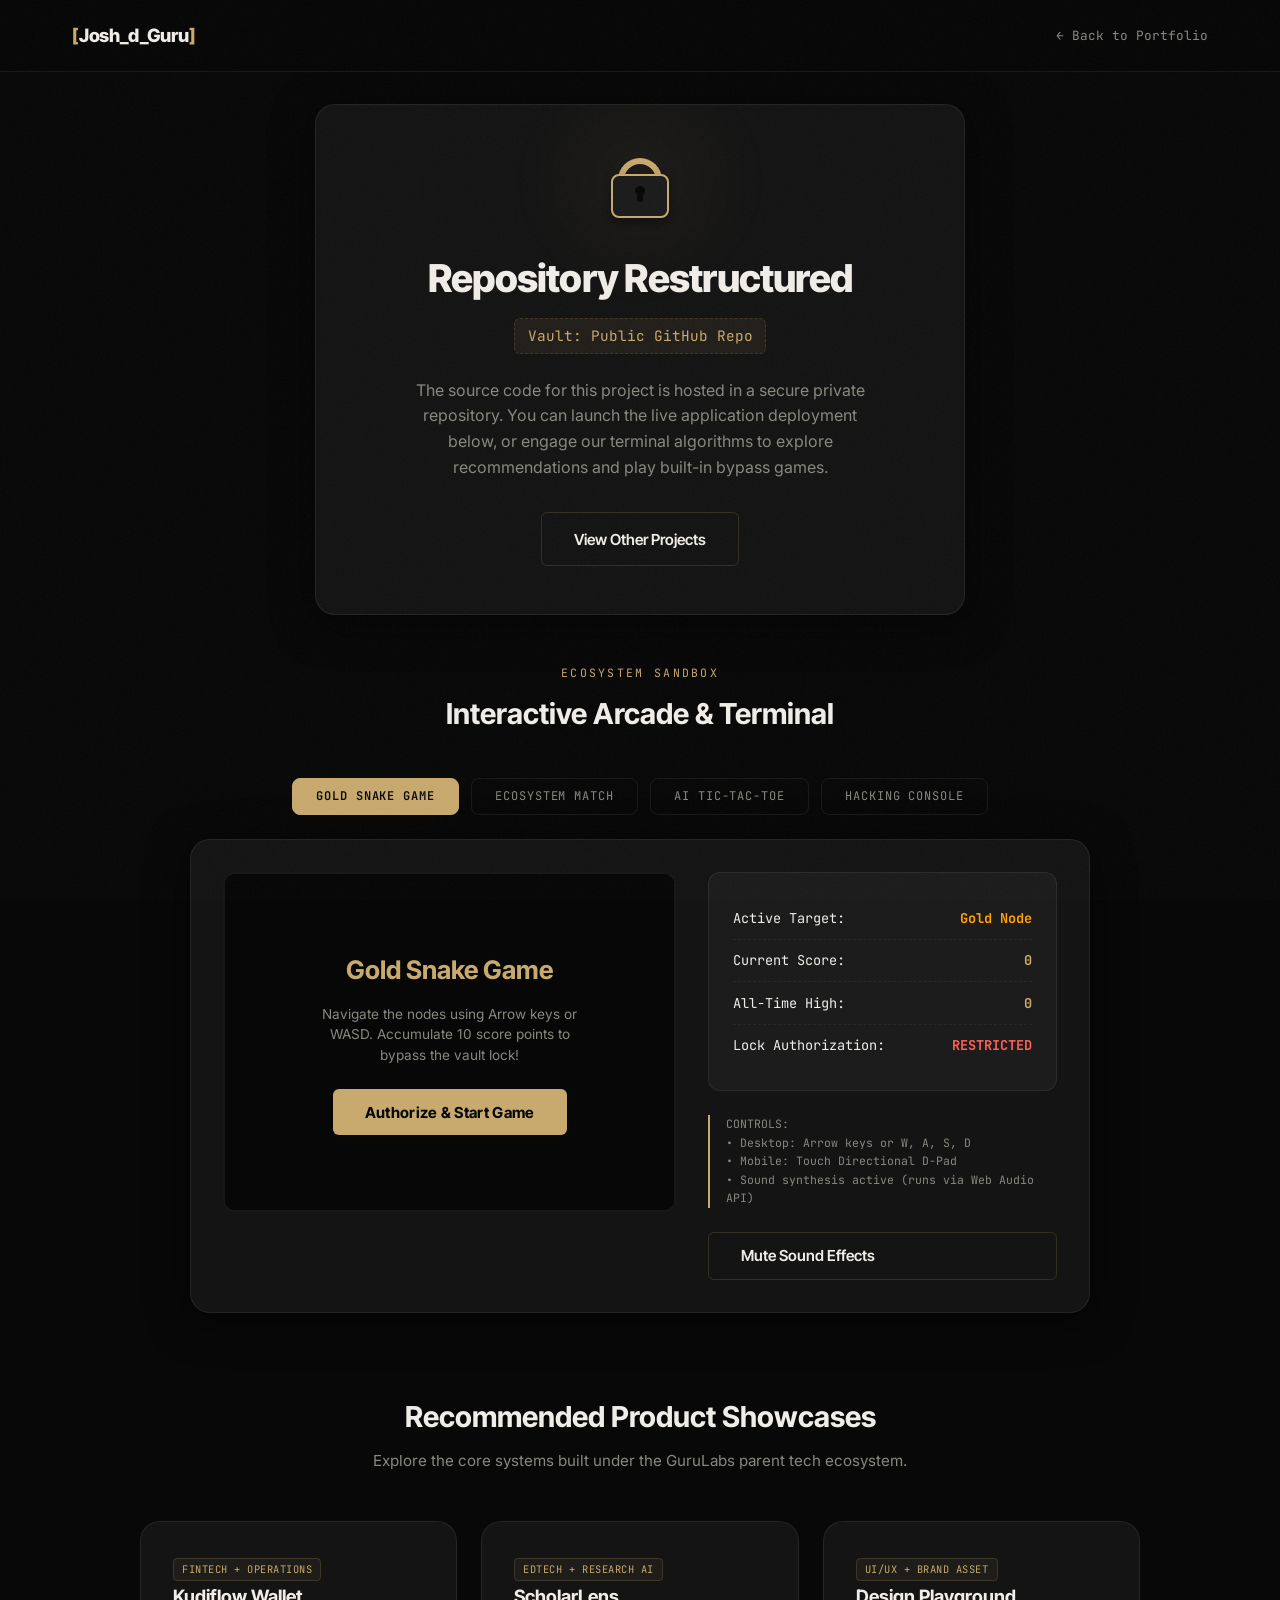
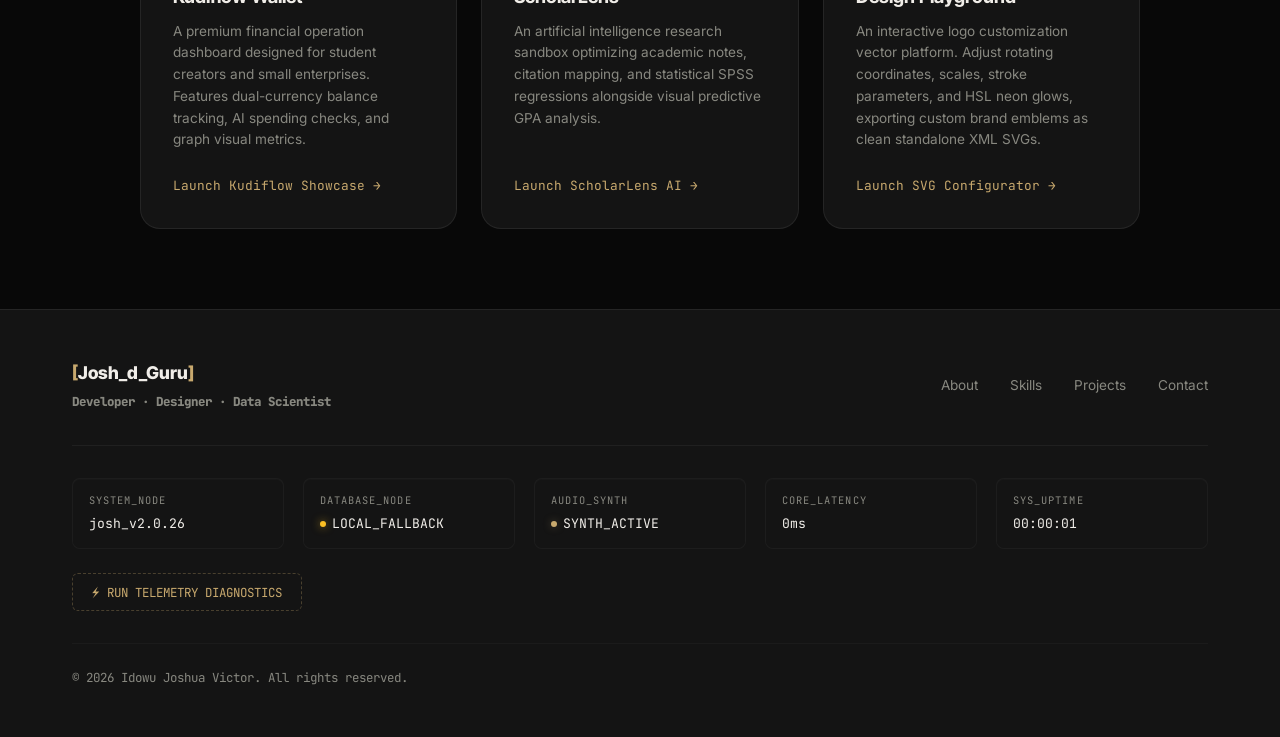
<file: private.html>
<!DOCTYPE html>
<html lang="en">
<head>
  <meta charset="UTF-8" />
  <meta name="viewport" content="width=device-width, initial-scale=1.0, viewport-fit=cover" />
  <meta name="robots" content="noindex,nofollow" />
  
  <!-- Open Graph / Facebook -->
  <meta property="og:type" content="website" />
  <meta property="og:title" content="Vault Access Restricted — Josh_d_Guru" />
  <meta property="og:description" content="Secure bypass vault access to proprietary repositories." />
  <meta property="og:image" content="/social-preview.png" />

  <!-- Twitter -->
  <meta property="twitter:card" content="summary_large_image" />
  <meta property="twitter:title" content="Vault Access Restricted — Josh_d_Guru" />
  <meta property="twitter:description" content="Secure bypass vault access to proprietary repositories." />
  <meta property="twitter:image" content="/social-preview.png" />

  <title>Vault Access Restricted — Josh_d_Guru</title>
  <link rel="icon" type="image/png" href="josh.png" />
  <link rel="shortcut icon" href="josh.png" />
  <link rel="stylesheet" href="styles.css" />
  <link rel="preconnect" href="https://fonts.googleapis.com" />
  <link rel="preconnect" href="https://fonts.gstatic.com" crossorigin />
  <link href="https://fonts.googleapis.com/css2?family=Playfair+Display:ital,wght@0,400..900;1,400..900&family=Inter+Tight:ital,wght@0,300..900;1,300..900&family=Inter:ital,opsz,wght@0,14..32,300..900;1,14..32,300..900&family=JetBrains+Mono:ital,wght@0,300..800;1,300..800&display=swap" rel="stylesheet" />

  <style>
    /* ─── Vault Page Base Styles ─── */
    body {
      background: var(--bg);
      color: var(--text);
      display: flex;
      flex-direction: column;
      min-height: 100vh;
      overflow-x: hidden;
    }
    
    .vault-navbar {
      height: var(--nav-h);
      border-bottom: 1px solid var(--border-dim);
      background: rgba(8, 8, 8, 0.7);
      backdrop-filter: blur(12px);
      -webkit-backdrop-filter: blur(12px);
      position: fixed;
      top: 0;
      left: 0;
      width: 100%;
      z-index: 100;
      display: flex;
      align-items: center;
    }
    .vault-nav-inner {
      display: flex;
      justify-content: space-between;
      align-items: center;
      width: 100%;
    }
    .back-btn-link {
      font-family: var(--font-mono);
      font-size: 0.8rem;
      color: var(--text-muted);
      transition: color 0.2s;
      display: flex;
      align-items: center;
      gap: 0.4rem;
    }
    .back-btn-link:hover {
      color: var(--gold);
    }
    
    .vault-main {
      margin-top: calc(var(--nav-h) + 2rem);
      flex: 1;
      padding-bottom: 5rem;
    }

    /* ─── Lock Card ─── */
    .lock-card {
      background: var(--surface);
      border: 1px solid var(--border-dim);
      border-radius: var(--radius-lg);
      padding: 3rem 2rem;
      max-width: 650px;
      margin: 0 auto 3rem;
      text-align: center;
      position: relative;
      overflow: hidden;
      box-shadow: var(--shadow);
    }
    .lock-card::before {
      content: '';
      position: absolute;
      width: 250px;
      height: 250px;
      border-radius: 50%;
      background: radial-gradient(circle, rgba(200, 169, 110, 0.05), transparent 70%);
      top: -50px;
      left: 50%;
      transform: translateX(-50%);
      filter: blur(10px);
      pointer-events: none;
    }
    .lock-graphic {
      width: 70px;
      height: 70px;
      margin: 0 auto 1.5rem;
      position: relative;
      display: flex;
      align-items: center;
      justify-content: center;
    }
    .lock-shackle {
      width: 44px;
      height: 35px;
      border: 6px solid var(--gold);
      border-bottom: none;
      border-radius: 22px 22px 0 0;
      position: absolute;
      top: 5px;
      left: 13px;
      transition: transform 0.4s cubic-bezier(0.175, 0.885, 0.32, 1.275);
    }
    .lock-body {
      width: 58px;
      height: 44px;
      background: var(--surface-2);
      border: 2px solid var(--gold);
      border-radius: 8px;
      position: absolute;
      bottom: 5px;
      left: 6px;
      display: flex;
      align-items: center;
      justify-content: center;
      box-shadow: 0 4px 10px rgba(0,0,0,0.4);
    }
    .lock-keyhole {
      width: 6px;
      height: 12px;
      background: var(--bg);
      border-radius: 3px;
      position: relative;
    }
    .lock-keyhole::after {
      content: '';
      position: absolute;
      width: 10px;
      height: 10px;
      background: var(--bg);
      border-radius: 50%;
      top: -4px;
      left: -2px;
    }
    
    /* Opened Lock State */
    .lock-card.unlocked .lock-shackle {
      transform: translateY(-8px) rotate(-15deg);
      border-color: #10B981;
    }
    .lock-card.unlocked .lock-body {
      border-color: #10B981;
    }
    
    .lock-title {
      font-family: var(--font-display);
      font-size: clamp(1.8rem, 3.5vw, 2.4rem);
      font-weight: 800;
      letter-spacing: -0.02em;
      margin-bottom: 0.5rem;
    }
    .lock-repo {
      font-family: var(--font-mono);
      font-size: 0.9rem;
      color: var(--gold);
      background: rgba(200, 169, 110, 0.08);
      border: 1px dashed var(--border);
      padding: 0.3rem 0.8rem;
      border-radius: 6px;
      display: inline-block;
      margin-bottom: 1.5rem;
    }
    .lock-desc {
      color: var(--text-muted);
      font-size: 1rem;
      max-width: 480px;
      margin: 0 auto 2rem;
      line-height: 1.6;
    }
    .lock-actions {
      display: flex;
      gap: 1rem;
      justify-content: center;
      flex-wrap: wrap;
    }
    .lock-actions .btn-primary,
    .lock-actions .btn-ghost {
      min-width: 180px;
      justify-content: center;
    }

    /* ─── Arcade Dashboard ─── */
    .arcade-section {
      max-width: 900px;
      margin: 0 auto 5rem;
    }
    .arcade-header {
      text-align: center;
      margin-bottom: 2.5rem;
    }
    .arcade-tag {
      font-family: var(--font-mono);
      font-size: 0.72rem;
      letter-spacing: 0.2em;
      color: var(--gold);
      text-transform: uppercase;
      margin-bottom: 0.5rem;
      display: block;
    }
    .arcade-title {
      font-family: var(--font-display);
      font-size: 1.8rem;
      font-weight: 700;
    }
    
    .arcade-tabs {
      display: flex;
      justify-content: center;
      gap: 0.8rem;
      margin-bottom: 1.5rem;
    }
    .arcade-tab-btn {
      font-family: var(--font-mono);
      font-size: 0.75rem;
      letter-spacing: 0.08em;
      text-transform: uppercase;
      padding: 0.6rem 1.4rem;
      border-radius: 8px;
      border: 1px solid var(--border-dim);
      color: var(--text-muted);
      cursor: pointer;
      transition: all 0.25s;
    }
    .arcade-tab-btn:hover {
      border-color: var(--border);
      color: var(--text);
    }
    .arcade-tab-btn.active {
      background: var(--gold);
      border-color: var(--gold);
      color: #080808;
      font-weight: 600;
    }
    
    .arcade-box {
      background: var(--surface);
      border: 1px solid var(--border-dim);
      border-radius: var(--radius-lg);
      padding: 2rem;
      box-shadow: var(--shadow);
      min-height: 450px;
      display: none;
    }
    .arcade-box.active {
      display: block;
    }

    /* ─── Game: Gold Snake ─── */
    .snake-layout {
      display: grid;
      grid-template-columns: 1.3fr 1fr;
      gap: 2rem;
      align-items: start;
    }
    .canvas-container {
      position: relative;
      background: #050505;
      border: 2px solid var(--border-dim);
      border-radius: var(--radius);
      overflow: hidden;
      width: 100%;
      aspect-ratio: 4/3;
      display: flex;
      align-items: center;
      justify-content: center;
      box-shadow: inset 0 0 30px rgba(0,0,0,0.8);
    }
    #snakeCanvas {
      width: 100%;
      height: 100%;
      display: block;
      background: transparent;
    }
    .canvas-overlay {
      position: absolute;
      inset: 0;
      background: rgba(8, 8, 8, 0.9);
      display: flex;
      flex-direction: column;
      align-items: center;
      justify-content: center;
      padding: 2rem;
      text-align: center;
      z-index: 5;
    }
    .co-title {
      font-family: var(--font-display);
      font-size: 1.6rem;
      font-weight: 700;
      margin-bottom: 0.8rem;
      color: var(--gold);
    }
    .co-desc {
      font-size: 0.85rem;
      color: var(--text-muted);
      margin-bottom: 1.5rem;
      max-width: 280px;
      line-height: 1.5;
    }
    .snake-sidebar {
      display: flex;
      flex-direction: column;
      gap: 1.5rem;
    }
    .snake-score-card {
      background: var(--surface-2);
      border: 1px solid var(--border-dim);
      border-radius: var(--radius);
      padding: 1.5rem;
    }
    .ssc-row {
      display: flex;
      justify-content: space-between;
      font-family: var(--font-mono);
      font-size: 0.85rem;
      padding: 0.6rem 0;
      border-bottom: 1px dashed rgba(255,255,255,0.05);
    }
    .ssc-row:last-child {
      border-bottom: none;
    }
    .ssc-val {
      color: var(--gold);
      font-weight: 700;
    }
    .snake-controls {
      font-family: var(--font-mono);
      font-size: 0.72rem;
      color: var(--text-muted);
      line-height: 1.6;
      border-left: 2px solid var(--gold);
      padding-left: 1rem;
    }

    /* ─── Game: Cyber Hacking Console ─── */
    .terminal-container {
      display: flex;
      flex-direction: column;
      background: #030303;
      border: 1px solid var(--border-dim);
      border-radius: var(--radius);
      height: 400px;
      overflow: hidden;
      box-shadow: inset 0 0 20px rgba(0,0,0,0.9);
    }
    .term-header {
      background: #0e0e0e;
      border-bottom: 1px solid rgba(255, 255, 255, 0.04);
      padding: 0.6rem 1rem;
      display: flex;
      justify-content: space-between;
      align-items: center;
    }
    .term-dots {
      display: flex;
      gap: 0.4rem;
    }
    .term-dot {
      width: 8px;
      height: 8px;
      border-radius: 50%;
      background: rgba(255,255,255,0.2);
    }
    .term-dot.green { background: #10B981; }
    .term-title {
      font-family: var(--font-mono);
      font-size: 0.68rem;
      color: var(--text-muted);
      text-transform: uppercase;
      letter-spacing: 0.05em;
    }
    .term-body {
      flex: 1;
      padding: 1.2rem;
      overflow-y: auto;
      font-family: var(--font-mono);
      font-size: 0.8rem;
      line-height: 1.5;
      color: #3DFF6E; /* Classic terminal green */
      display: flex;
      flex-direction: column;
      gap: 0.5rem;
    }
    .term-input-line {
      display: flex;
      align-items: center;
      gap: 0.5rem;
      padding: 0.8rem 1.2rem;
      background: #0a0a0a;
      border-top: 1px solid rgba(255, 255, 255, 0.03);
    }
    .term-prompt {
      color: var(--gold);
      font-family: var(--font-mono);
      font-size: 0.8rem;
      user-select: none;
    }
    #termInput {
      flex: 1;
      background: none;
      border: none;
      outline: none;
      font-family: var(--font-mono);
      font-size: 0.8rem;
      color: #3DFF6E;
    }
    .term-line-user { color: var(--text); }
    .term-line-error { color: #FF5F56; }
    .term-line-gold { color: var(--gold); }
    .term-line-warn { color: #FFA000; }

    /* ─── Recommendations ─── */
    .recommends-section {
      max-width: 1000px;
      margin: 0 auto;
    }
    .rec-header {
      text-align: center;
      margin-bottom: 3rem;
    }
    .rec-title {
      font-family: var(--font-display);
      font-size: 1.8rem;
      font-weight: 700;
      margin-bottom: 0.5rem;
    }
    .rec-sub {
      color: var(--text-muted);
      font-size: 0.95rem;
    }
    .rec-grid {
      display: grid;
      grid-template-columns: repeat(3, 1fr);
      gap: 1.5rem;
    }
    .rec-card {
      background: var(--surface);
      border: 1px solid var(--border-dim);
      border-radius: var(--radius-lg);
      padding: 2rem;
      transition: all 0.3s;
      display: flex;
      flex-direction: column;
      justify-content: space-between;
      height: 100%;
    }
    .rec-card:hover {
      border-color: var(--border);
      transform: translateY(-5px);
      box-shadow: var(--shadow-gold);
    }
    .rec-badge {
      font-family: var(--font-mono);
      font-size: 0.65rem;
      color: var(--gold);
      letter-spacing: 0.05em;
      text-transform: uppercase;
      background: rgba(200,169,110,0.06);
      border: 1px solid var(--border);
      padding: 0.2rem 0.5rem;
      border-radius: 4px;
      align-self: flex-start;
      margin-bottom: 1.2rem;
    }
    .rec-card-title {
      font-family: var(--font-display);
      font-size: 1.15rem;
      font-weight: 700;
      margin-bottom: 0.6rem;
    }
    .rec-card-desc {
      font-size: 0.85rem;
      color: var(--text-muted);
      line-height: 1.6;
      margin-bottom: 1.5rem;
      flex: 1;
    }
    .rec-link {
      font-family: var(--font-mono);
      font-size: 0.8rem;
      color: var(--gold);
      display: inline-flex;
      align-items: center;
      gap: 0.4rem;
      transition: gap 0.2s;
    }
    .rec-card:hover .rec-link {
      gap: 0.7rem;
    }

    /* ─── Responsive Queries ─── */
    @media (max-width: 900px) {
      .snake-layout {
        grid-template-columns: 1fr;
      }
      .rec-grid {
        grid-template-columns: repeat(2, 1fr);
      }
    }
    
    @media (max-width: 640px) {
      .rec-grid {
        grid-template-columns: 1fr;
      }
      .lock-card {
        padding: 2.5rem 1.2rem;
      }
      .arcade-box {
        padding: 1.2rem;
      }
    }

    /* ─── Ecosystem Match (Memory Match) ─── */
    .memory-container {
      position: relative;
      background: #050505;
      border: 2px solid var(--border-dim);
      border-radius: var(--radius);
      overflow: hidden;
      width: 100%;
      aspect-ratio: 4/3;
      display: flex;
      align-items: center;
      justify-content: center;
      box-shadow: inset 0 0 30px rgba(0,0,0,0.8);
      padding: 1.2rem;
    }
    .memory-grid {
      display: grid;
      grid-template-columns: repeat(4, 1fr);
      grid-template-rows: repeat(4, 1fr);
      gap: 0.8rem;
      width: 100%;
      height: 100%;
      max-width: 320px;
      max-height: 240px;
    }
    .memory-card-item {
      background: var(--surface-2);
      border: 1px solid var(--border-dim);
      border-radius: 8px;
      display: flex;
      align-items: center;
      justify-content: center;
      font-size: 1.5rem;
      color: transparent;
      cursor: pointer;
      user-select: none;
      transition: background 0.2s, border-color 0.2s, color 0.2s, transform 0.2s;
    }
    .memory-card-item:hover {
      border-color: var(--border);
    }
    .memory-card-item.flipped {
      background: var(--surface-3);
      border-color: var(--gold);
      color: var(--gold);
      transform: scale(1.02);
    }
    .memory-card-item.matched {
      background: rgba(200, 169, 110, 0.08);
      border-color: #10B981;
      color: #10B981;
      cursor: default;
      transform: none;
    }
    
    /* ─── AI Tic-Tac-Toe ─── */
    .tictactoe-container {
      position: relative;
      background: #050505;
      border: 2px solid var(--border-dim);
      border-radius: var(--radius);
      overflow: hidden;
      width: 100%;
      aspect-ratio: 4/3;
      display: flex;
      align-items: center;
      justify-content: center;
      box-shadow: inset 0 0 30px rgba(0,0,0,0.8);
      padding: 1rem;
    }
    .tictactoe-grid {
      display: grid;
      grid-template-columns: repeat(3, 1fr);
      grid-template-rows: repeat(3, 1fr);
      gap: 0.8rem;
      width: 100%;
      height: 100%;
      max-width: 240px;
      max-height: 240px;
    }
    .ttt-cell {
      background: var(--surface-2);
      border: 1px solid var(--border-dim);
      border-radius: 8px;
      display: flex;
      align-items: center;
      justify-content: center;
      font-size: 2.2rem;
      font-weight: bold;
      font-family: var(--font-display);
      cursor: pointer;
      user-select: none;
      transition: background 0.2s, border-color 0.2s, color 0.2s;
    }
    .ttt-cell:hover {
      border-color: var(--border);
      background: var(--surface-3);
    }
    .ttt-cell.x {
      color: var(--gold);
    }
    .ttt-cell.o {
      color: var(--text);
    }
  </style>
</head>
<body>

  <div class="screen-scan-overlay" id="scanOverlay"></div>
  <div class="scan-bar" id="scanBar"></div>

  <!-- ─── Navigation ─── -->
  <nav class="vault-navbar">
    <div class="container vault-nav-inner">
      <a href="index.html" class="nav-logo">
        <span class="logo-bracket">[</span>Josh_d_Guru<span class="logo-bracket">]</span>
      </a>
      <a href="index.html#projects" class="back-btn-link">← Back to Portfolio</a>
    </div>
  </nav>

  <!-- ─── Main Vault Area ─── -->
  <main class="vault-main container">
    
    <!-- Lock Warning Card -->
    <div class="lock-card" id="lockCard">
      <div class="lock-graphic">
        <div class="lock-shackle"></div>
        <div class="lock-body">
          <div class="lock-keyhole"></div>
        </div>
      </div>
      <h1 class="lock-title">Repository Restructured</h1>
      <div class="lock-repo" id="lockRepo">Private Code Vault</div>
      <p class="lock-desc">
        The source code for this project is hosted in a secure private repository. You can launch the live application deployment below, or engage our terminal algorithms to explore recommendations and play built-in bypass games.
      </p>
      <div class="lock-actions">
        <a href="#" class="btn-primary" id="live-btn" target="_blank" rel="noopener">Launch Live Demo ↗</a>
        <a href="index.html#projects" class="btn-ghost">View Other Projects</a>
      </div>
    </div>

    <!-- Arcade Console -->
    <section class="arcade-section">
      <div class="arcade-header">
        <span class="arcade-tag">Ecosystem Sandbox</span>
        <h2 class="arcade-title">Interactive Arcade &amp; Terminal</h2>
      </div>

      <div class="arcade-tabs">
        <button class="arcade-tab-btn active" data-tab="snake">Gold Snake Game</button>
        <button class="arcade-tab-btn" data-tab="memory">Ecosystem Match</button>
        <button class="arcade-tab-btn" data-tab="tictactoe">AI Tic-Tac-Toe</button>
        <button class="arcade-tab-btn" data-tab="terminal">Hacking Console</button>
      </div>

      <!-- Tab content: Snake -->
      <div class="arcade-box active" id="arcade-snake">
        <div class="snake-layout">
          <div class="canvas-container">
            <canvas id="snakeCanvas"></canvas>
            <div class="canvas-overlay" id="snakeOverlay">
              <h3 class="co-title">Gold Snake Game</h3>
              <p class="co-desc">Navigate the nodes using Arrow keys or WASD. Accumulate 10 score points to bypass the vault lock!</p>
              <button class="btn-primary" id="startSnakeBtn">Authorize &amp; Start Game</button>
            </div>
          </div>

          <!-- Mobile D-pad controls -->
          <div class="snake-mobile-controls" id="snakeMobileControls">
            <button class="btn-dpad dpad-up" id="dpad-up" aria-label="Up">▲</button>
            <div class="dpad-middle-row">
              <button class="btn-dpad dpad-left" id="dpad-left" aria-label="Left">◀</button>
              <div class="dpad-center"></div>
              <button class="btn-dpad dpad-right" id="dpad-right" aria-label="Right">▶</button>
            </div>
            <button class="btn-dpad dpad-down" id="dpad-down" aria-label="Down">▼</button>
          </div>

          <div class="snake-sidebar">
            <div class="snake-score-card">
              <div class="ssc-row">
                <span>Active Target:</span>
                <span class="ssc-val" style="color:#FFA000;">Gold Node</span>
              </div>
              <div class="ssc-row">
                <span>Current Score:</span>
                <span class="ssc-val" id="snakeScore">0</span>
              </div>
              <div class="ssc-row">
                <span>All-Time High:</span>
                <span class="ssc-val" id="snakeHighScore">0</span>
              </div>
              <div class="ssc-row">
                <span>Lock Authorization:</span>
                <span class="ssc-val" id="lockAuthStatus" style="color:#FF5F56;">RESTRICTED</span>
              </div>
            </div>
            
            <div class="snake-controls">
              <p>CONTROLS:</p>
              <p>• Desktop: Arrow keys or W, A, S, D</p>
              <p>• Mobile: Touch Directional D-Pad</p>
              <p>• Sound synthesis active (runs via Web Audio API)</p>
            </div>
            
            <button class="btn-ghost" id="muteSnakeBtn">Mute Sound Effects</button>
          </div>
        </div>
      </div>

      <!-- Tab content: Memory Match -->
      <div class="arcade-box" id="arcade-memory">
        <div class="snake-layout">
          <div class="memory-container">
            <div class="memory-grid" id="memoryGrid"></div>
            <div class="canvas-overlay" id="memoryOverlay" style="display:none;">
              <h3 class="co-title">Grid Decrypted!</h3>
              <p class="co-desc">Nice work! You matched all pairs in <span id="memoryMovesCount">0</span> moves.</p>
              <button class="btn-primary" id="restartMemoryBtn">Play Again</button>
            </div>
          </div>
          <div class="snake-sidebar">
            <div class="snake-score-card">
              <div class="ssc-row">
                <span>Game Name:</span>
                <span class="ssc-val" style="color:#FFA000;">Ecosystem Match</span>
              </div>
              <div class="ssc-row">
                <span>Current Moves:</span>
                <span class="ssc-val" id="memoryMoves">0</span>
              </div>
              <div class="ssc-row">
                <span>Best Record:</span>
                <span class="ssc-val" id="memoryBestRecord">--</span>
              </div>
            </div>
            <div class="snake-controls">
              <p>INSTRUCTIONS:</p>
              <p>Match identical ecosystem nodes. Pairs locked successfully will play synthesizer chirps. Try to solve the matrix in minimal moves!</p>
            </div>
            <button class="btn-primary" id="resetMemoryGameBtn">Reset Grid</button>
          </div>
        </div>
      </div>

      <!-- Tab content: Tic-Tac-Toe -->
      <div class="arcade-box" id="arcade-tictactoe">
        <div class="snake-layout">
          <div class="tictactoe-container">
            <div class="tictactoe-grid" id="tictactoeGrid">
              <div class="ttt-cell" data-index="0"></div>
              <div class="ttt-cell" data-index="1"></div>
              <div class="ttt-cell" data-index="2"></div>
              <div class="ttt-cell" data-index="3"></div>
              <div class="ttt-cell" data-index="4"></div>
              <div class="ttt-cell" data-index="5"></div>
              <div class="ttt-cell" data-index="6"></div>
              <div class="ttt-cell" data-index="7"></div>
              <div class="ttt-cell" data-index="8"></div>
            </div>
            <div class="canvas-overlay" id="tttOverlay" style="display:none;">
              <h3 class="co-title" id="tttOverlayTitle">Tie Game!</h3>
              <p class="co-desc" id="tttOverlayDesc">System node parity maintained.</p>
              <button class="btn-primary" id="restartTttBtn">Play Again</button>
            </div>
          </div>
          <div class="snake-sidebar">
            <div class="snake-score-card">
              <div class="ssc-row">
                <span>Game Name:</span>
                <span class="ssc-val" style="color:#FFA000;">AI Tic-Tac-Toe</span>
              </div>
              <div class="ssc-row">
                <span>Opponent:</span>
                <span class="ssc-val">Gemini AI Subroutine</span>
              </div>
              <div class="ssc-row">
                <span>Record:</span>
                <span class="ssc-val" id="tttRecord">W: 0 - L: 0</span>
              </div>
            </div>
            <div class="snake-controls">
              <p>INSTRUCTIONS:</p>
              <p>Align three X nodes (horizontal, vertical, or diagonal). You place X (gold), AI places O (white). The AI move delay is 500ms.</p>
            </div>
            <button class="btn-primary" id="resetTttGameBtn">Reset Board</button>
          </div>
        </div>
      </div>

      <!-- Tab content: Hacking Console -->
      <div class="arcade-box" id="arcade-terminal">
        <div class="terminal-container">
          <div class="term-header">
            <div class="term-dots">
              <span class="term-dot green"></span>
              <span class="term-dot"></span>
              <span class="term-dot"></span>
            </div>
            <span class="term-title">system_hacking_bypass.sh</span>
          </div>
          
          <div class="term-body" id="termBody">
            <div class="term-line-warn">SYSTEM BYPASS INTRUSION DETECTED. AUTHORIZATION REQUIRED.</div>
            <div>Welcome, visitor. Tap directly on the terminal to write bypass algorithms.</div>
            <div>Type <span class="term-line-gold">"help"</span> for a list of system console instructions.</div>
          </div>
          
          <div class="term-input-line">
            <span class="term-prompt">guest@josh_d_guru:~$</span>
            <input type="text" id="termInput" autocomplete="off" placeholder="type commands..." />
          </div>
        </div>
      </div>
    </section>

    <!-- Curated Recommendations -->
    <section class="recommends-section">
      <div class="rec-header">
        <h2 class="rec-title">Recommended Product Showcases</h2>
        <p class="rec-sub">Explore the core systems built under the GuruLabs parent tech ecosystem.</p>
      </div>
      
      <div class="rec-grid">
        <!-- Rec Card 1 -->
        <div class="rec-card">
          <div>
            <span class="rec-badge">FinTech + Operations</span>
            <h3 class="rec-card-title">Kudiflow Wallet</h3>
            <p class="rec-card-desc">
              A premium financial operation dashboard designed for student creators and small enterprises. Features dual-currency balance tracking, AI spending checks, and graph visual metrics.
            </p>
          </div>
          <a href="index.html#startup" class="rec-link">Launch Kudiflow Showcase →</a>
        </div>
        
        <!-- Rec Card 2 -->
        <div class="rec-card">
          <div>
            <span class="rec-badge">EdTech + Research AI</span>
            <h3 class="rec-card-title">ScholarLens</h3>
            <p class="rec-card-desc">
              An artificial intelligence research sandbox optimizing academic notes, citation mapping, and statistical SPSS regressions alongside visual predictive GPA analysis.
            </p>
          </div>
          <a href="index.html#startup" class="rec-link">Launch ScholarLens AI →</a>
        </div>
        
        <!-- Rec Card 3 -->
        <div class="rec-card">
          <div>
            <span class="rec-badge">UI/UX + Brand Asset</span>
            <h3 class="rec-card-title">Design Playground</h3>
            <p class="rec-card-desc">
              An interactive logo customization vector platform. Adjust rotating coordinates, scales, stroke parameters, and HSL neon glows, exporting custom brand emblems as clean standalone XML SVGs.
            </p>
          </div>
          <a href="index.html#design-playground" class="rec-link">Launch SVG Configurator →</a>
        </div>
      </div>
    </section>
  </main>

  <!-- ─── Footer ──────────────────────────────────────── -->
  <footer class="footer">
    <div class="container">
      <div class="footer-inner">
        <div class="footer-brand">
          <span class="logo-bracket">[</span>Josh_d_Guru<span class="logo-bracket">]</span>
          <p>Developer · Designer · Data Scientist</p>
        </div>
        <nav class="footer-nav" aria-label="Footer navigation">
          <a href="index.html#about">About</a><a href="index.html#skills">Skills</a>
          <a href="index.html#projects">Projects</a><a href="index.html#contact">Contact</a>
        </nav>
      </div>

      <div class="footer-telemetry">
        <div class="telemetry-grid">
          <div class="tel-item">
            <span class="tel-label">SYSTEM_NODE</span>
            <span class="tel-val">josh_v2.0.26</span>
          </div>
          <div class="tel-item">
            <span class="tel-label">DATABASE_NODE</span>
            <span class="tel-val" id="telDbNode"><span class="tel-dot pulsing"></span> CONNECTING</span>
          </div>
          <div class="tel-item">
            <span class="tel-label">AUDIO_SYNTH</span>
            <span class="tel-val" id="telAudioSynth"><span class="tel-dot pulsing-gold"></span> ACTIVE</span>
          </div>
          <div class="tel-item">
            <span class="tel-label">CORE_LATENCY</span>
            <span class="tel-val" id="telLatency">0ms</span>
          </div>
          <div class="tel-item">
            <span class="tel-label">SYS_UPTIME</span>
            <span class="tel-val" id="telUptime">00:00:00</span>
          </div>
        </div>
        <button class="btn-tel-diag" id="telDiagBtn">
          <span class="diag-icon">⚡</span> RUN TELEMETRY DIAGNOSTICS
        </button>
      </div>

      <p class="footer-copy" style="margin-top: 2rem; border-top: 1px solid rgba(255,255,255,0.03); padding-top: 1.5rem;">© 2026 Idowu Joshua Victor. All rights reserved.</p>
    </div>
  </footer>

  <div class="noise-overlay"></div>

  <!-- ─── Core Vault Page Scripts ─── -->
  <script>
    /* ════════════════════════════════════════════════════════
       1. URL PARAMETERS EXTRACTION
       ════════════════════════════════════════════════════════ */
    const urlParams = new URLSearchParams(window.location.search);
    const rawRepo = urlParams.get('repo') || '';
    const rawLive = urlParams.get('live') || '';
    
    const formattedRepoName = rawRepo ? rawRepo.trim() : 'Public GitHub Repo';
    
    // Display repo name
    const repoEl = document.getElementById('lockRepo');
    if (repoEl) repoEl.textContent = `Vault: ${formattedRepoName}`;
    
    // Setup live button
    const liveBtn = document.getElementById('live-btn');
    if (liveBtn) {
      if (rawLive) {
        liveBtn.href = rawLive;
        liveBtn.style.display = 'inline-flex';
      } else {
        liveBtn.style.display = 'none';
      }
    }

    /* ════════════════════════════════════════════════════════
       2. TAB SWITCHER SYSTEM
       ════════════════════════════════════════════════════════ */
    const tabs = document.querySelectorAll('.arcade-tab-btn');
    const snakeBox = document.getElementById('arcade-snake');
    const memoryBox = document.getElementById('arcade-memory');
    const tttBox = document.getElementById('arcade-tictactoe');
    const termBox = document.getElementById('arcade-terminal');
    const termInput = document.getElementById('termInput');
    
    tabs.forEach(tab => {
      tab.addEventListener('click', () => {
        tabs.forEach(t => t.classList.remove('active'));
        tab.classList.add('active');
        
        playClickSound();
        
        const mode = tab.dataset.tab;
        snakeBox.classList.toggle('active', mode === 'snake');
        memoryBox.classList.toggle('active', mode === 'memory');
        tttBox.classList.toggle('active', mode === 'tictactoe');
        termBox.classList.toggle('active', mode === 'terminal');
        
        if (mode === 'terminal') {
          setTimeout(() => { if (termInput) termInput.focus(); }, 50);
        } else if (mode === 'memory') {
          initMemoryGame();
        } else if (mode === 'tictactoe') {
          initTttGame();
        }
      });
    });

    /* ════════════════════════════════════════════════════════
       3. SYNTH AUDIO SYSTEM (Web Audio API)
       ════════════════════════════════════════════════════════ */
    let audioCtx = null;
    let isGameMuted = false;
    
    function initSynthAudio() {
      if (audioCtx) return;
      audioCtx = new (window.AudioContext || window.webkitAudioContext)();
    }
    
    function playClickSound() {
      if (isGameMuted) return;
      try {
        initSynthAudio();
        if (!audioCtx) return;
        if (audioCtx.state === 'suspended') audioCtx.resume();
        
        const now = audioCtx.currentTime;
        const osc = audioCtx.createOscillator();
        const gain = audioCtx.createGain();
        
        osc.type = 'triangle';
        osc.frequency.setValueAtTime(350, now);
        osc.frequency.exponentialRampToValueAtTime(100, now + 0.08);
        
        gain.gain.setValueAtTime(0.06, now);
        gain.gain.exponentialRampToValueAtTime(0.0001, now + 0.08);
        
        osc.connect(gain);
        gain.connect(audioCtx.destination);
        osc.start();
        osc.stop(now + 0.08);
      } catch(e) {}
    }
    
    function playEatSound(scoreVal) {
      if (isGameMuted) return;
      try {
        initSynthAudio();
        if (!audioCtx) return;
        if (audioCtx.state === 'suspended') audioCtx.resume();
        
        const now = audioCtx.currentTime;
        const osc = audioCtx.createOscillator();
        const gain = audioCtx.createGain();
        
        const baseFreq = 480 + (scoreVal * 18);
        osc.type = 'sine';
        osc.frequency.setValueAtTime(baseFreq, now);
        osc.frequency.exponentialRampToValueAtTime(baseFreq * 1.5, now + 0.12);
        
        gain.gain.setValueAtTime(0.04, now);
        gain.gain.exponentialRampToValueAtTime(0.0001, now + 0.12);
        
        osc.connect(gain);
        gain.connect(audioCtx.destination);
        osc.start();
        osc.stop(now + 0.12);
      } catch(e) {}
    }
    
    function playBypassSound() {
      if (isGameMuted) return;
      try {
        initSynthAudio();
        if (!audioCtx) return;
        if (audioCtx.state === 'suspended') audioCtx.resume();
        
        const now = audioCtx.currentTime;
        const notes = [261.63, 329.63, 392.00, 523.25]; // C major chord
        
        notes.forEach((f, idx) => {
          const osc = audioCtx.createOscillator();
          const gain = audioCtx.createGain();
          osc.type = 'sine';
          osc.frequency.value = f;
          
          gain.gain.setValueAtTime(0, now + idx * 0.1);
          gain.gain.linearRampToValueAtTime(0.04, now + idx * 0.1 + 0.05);
          gain.gain.exponentialRampToValueAtTime(0.0001, now + idx * 0.1 + 0.5);
          
          osc.connect(gain);
          gain.connect(audioCtx.destination);
          osc.start(now + idx * 0.1);
          osc.stop(now + idx * 0.1 + 0.5);
        });
      } catch(e) {}
    }
    
    function playGameOverSound() {
      if (isGameMuted) return;
      try {
        initSynthAudio();
        if (!audioCtx) return;
        if (audioCtx.state === 'suspended') audioCtx.resume();
        
        const now = audioCtx.currentTime;
        const osc = audioCtx.createOscillator();
        const gain = audioCtx.createGain();
        
        osc.type = 'sawtooth';
        osc.frequency.setValueAtTime(160, now);
        osc.frequency.linearRampToValueAtTime(50, now + 0.38);
        
        gain.gain.setValueAtTime(0.08, now);
        gain.gain.exponentialRampToValueAtTime(0.0001, now + 0.38);
        
        osc.connect(gain);
        gain.connect(audioCtx.destination);
        osc.start();
        osc.stop(now + 0.38);
      } catch(e) {}
    }
    
    function playKeydownSound() {
      if (isGameMuted) return;
      try {
        initSynthAudio();
        if (!audioCtx) return;
        if (audioCtx.state === 'suspended') audioCtx.resume();
        
        const now = audioCtx.currentTime;
        const osc = audioCtx.createOscillator();
        const gain = audioCtx.createGain();
        
        osc.type = 'triangle';
        osc.frequency.setValueAtTime(750, now);
        osc.frequency.exponentialRampToValueAtTime(150, now + 0.02);
        
        gain.gain.setValueAtTime(0.012, now);
        gain.gain.exponentialRampToValueAtTime(0.0001, now + 0.02);
        
        osc.connect(gain);
        gain.connect(audioCtx.destination);
        osc.start();
        osc.stop(now + 0.02);
      } catch(e) {}
    }

    function playBootSound() {
      if (isGameMuted) return;
      try {
        initSynthAudio();
        if (!audioCtx) return;
        if (audioCtx.state === 'suspended') audioCtx.resume();
        const now = audioCtx.currentTime;
        const freqs = [130.81, 164.81, 196.00, 261.63, 329.63, 392.00, 523.25];
        freqs.forEach((f, idx) => {
          const osc = audioCtx.createOscillator();
          const gain = audioCtx.createGain();
          osc.type = 'sine';
          osc.frequency.setValueAtTime(f, now + idx * 0.08);
          
          gain.gain.setValueAtTime(0, now + idx * 0.08);
          gain.gain.linearRampToValueAtTime(0.04, now + idx * 0.08 + 0.04);
          gain.gain.exponentialRampToValueAtTime(0.0001, now + idx * 0.08 + 0.6);
          
          osc.connect(gain);
          gain.connect(audioCtx.destination);
          osc.start(now + idx * 0.08);
          osc.stop(now + idx * 0.08 + 0.6);
        });
      } catch(e) {}
    }

    function playDiagSound() {
      if (isGameMuted) return;
      try {
        initSynthAudio();
        if (!audioCtx) return;
        if (audioCtx.state === 'suspended') audioCtx.resume();
        const now = audioCtx.currentTime;
        
        const osc = audioCtx.createOscillator();
        const filter = audioCtx.createBiquadFilter();
        const gain = audioCtx.createGain();
        
        osc.type = 'sawtooth';
        osc.frequency.setValueAtTime(100, now);
        osc.frequency.exponentialRampToValueAtTime(1200, now + 1.2);
        
        filter.type = 'peaking';
        filter.frequency.setValueAtTime(300, now);
        filter.frequency.exponentialRampToValueAtTime(2000, now + 1.2);
        filter.Q.value = 8;
        
        gain.gain.setValueAtTime(0.03, now);
        gain.gain.exponentialRampToValueAtTime(0.0001, now + 1.5);
        
        osc.connect(filter);
        filter.connect(gain);
        gain.connect(audioCtx.destination);
        
        osc.start();
        osc.stop(now + 1.5);
        
        const osc2 = audioCtx.createOscillator();
        const gain2 = audioCtx.createGain();
        osc2.type = 'triangle';
        osc2.frequency.setValueAtTime(440, now + 0.4);
        osc2.frequency.setValueAtTime(554.37, now + 0.6);
        osc2.frequency.setValueAtTime(659.25, now + 0.8);
        osc2.frequency.setValueAtTime(880, now + 1.0);
        
        gain2.gain.setValueAtTime(0, now + 0.4);
        gain2.gain.linearRampToValueAtTime(0.03, now + 0.4 + 0.05);
        gain2.gain.exponentialRampToValueAtTime(0.0001, now + 1.4);
        
        osc2.connect(gain2);
        gain2.connect(audioCtx.destination);
        osc2.start(now + 0.4);
        osc2.stop(now + 1.4);
      } catch(e) {}
    }

    const muteBtn = document.getElementById('muteSnakeBtn');
    if (muteBtn) {
      muteBtn.addEventListener('click', () => {
        isGameMuted = !isGameMuted;
        muteBtn.textContent = isGameMuted ? 'Unmute Sound Effects' : 'Mute Sound Effects';
        muteBtn.classList.toggle('muted', isGameMuted);
      });
    }

    /* ════════════════════════════════════════════════════════
       4. RETRO CANVAS GAME: GOLD SNAKE
       ════════════════════════════════════════════════════════ */
    const canvas = document.getElementById('snakeCanvas');
    const startBtn = document.getElementById('startSnakeBtn');
    const overlay = document.getElementById('snakeOverlay');
    const scoreValSpan = document.getElementById('snakeScore');
    const highScoreSpan = document.getElementById('snakeHighScore');
    const lockAuthStatus = document.getElementById('lockAuthStatus');
    const lockCard = document.getElementById('lockCard');
    
    // Scale canvas resolution based on display bounding client rect
    const cellCountX = 20;
    const cellCountY = 15;
    let cellSize = 20;
    
    if (canvas) {
      canvas.width = cellCountX * cellSize;
      canvas.height = cellCountY * cellSize;
    }
    
    const ctx = canvas ? canvas.getContext('2d') : null;
    
    let snake = [];
    let food = { x: 0, y: 0 };
    let dir = 'right';
    let nextDir = 'right';
    let gameLoopInterval = null;
    let score = 0;
    let highScore = parseInt(localStorage.getItem('josh_snake_highscore') || '0');
    let isSnakeRunning = false;
    
    if (highScoreSpan) highScoreSpan.textContent = highScore;
    
    function spawnFood() {
      let valid = false;
      while (!valid) {
        food.x = Math.floor(Math.random() * cellCountX);
        food.y = Math.floor(Math.random() * cellCountY);
        valid = !snake.some(segment => segment.x === food.x && segment.y === food.y);
      }
    }
    
    function startSnakeGame() {
      initSynthAudio();
      overlay.style.display = 'none';
      snake = [
        { x: 5, y: 7 },
        { x: 4, y: 7 },
        { x: 3, y: 7 }
      ];
      dir = 'right';
      nextDir = 'right';
      score = 0;
      if (scoreValSpan) scoreValSpan.textContent = 0;
      spawnFood();
      isSnakeRunning = true;
      
      if (gameLoopInterval) clearInterval(gameLoopInterval);
      gameLoopInterval = setInterval(updateSnake, 120);
      
      canvas.focus();
    }
    
    function unlockVaultSequence() {
      playBypassSound();
      if (lockAuthStatus) {
        lockAuthStatus.textContent = 'AUTHORIZED ✓';
        lockAuthStatus.style.color = '#10B981';
      }
      if (lockCard) {
        lockCard.classList.add('unlocked');
        const lockDesc = lockCard.querySelector('.lock-desc');
        if (lockDesc) lockDesc.textContent = `ACCESS SYSTEM SECURED. Bypass key successfully loaded via Golden Snake Algorithm. You can now launch the demo portal!`;
      }
    }
    
    function drawSnake() {
      if (!ctx) return;
      ctx.clearRect(0, 0, canvas.width, canvas.height);
      
      // Draw grid backgrounds
      ctx.strokeStyle = 'rgba(200, 169, 110, 0.04)';
      ctx.lineWidth = 1;
      for (let i = 0; i <= cellCountX; i++) {
        ctx.beginPath();
        ctx.moveTo(i * cellSize, 0);
        ctx.lineTo(i * cellSize, canvas.height);
        ctx.stroke();
      }
      for (let j = 0; j <= cellCountY; j++) {
        ctx.beginPath();
        ctx.moveTo(0, j * cellSize);
        ctx.lineTo(canvas.width, j * cellSize);
        ctx.stroke();
      }
      
      // Draw food (Golden target)
      ctx.fillStyle = '#C8A96E';
      ctx.shadowColor = '#C8A96E';
      ctx.shadowBlur = 10;
      ctx.beginPath();
      ctx.arc(food.x * cellSize + cellSize/2, food.y * cellSize + cellSize/2, cellSize/2.5, 0, Math.PI*2);
      ctx.fill();
      ctx.shadowBlur = 0;
      
      // Draw snake
      snake.forEach((seg, idx) => {
        ctx.fillStyle = idx === 0 ? '#FAF6EE' : '#C8A96E';
        ctx.globalAlpha = idx === 0 ? 1 : 0.8 - (idx / snake.length) * 0.4;
        
        ctx.fillRect(seg.x * cellSize + 2, seg.y * cellSize + 2, cellSize - 4, cellSize - 4);
      });
      ctx.globalAlpha = 1;
    }
    
    function updateSnake() {
      dir = nextDir;
      const head = { ...snake[0] };
      
      if (dir === 'right') head.x++;
      else if (dir === 'left') head.x--;
      else if (dir === 'up') head.y--;
      else if (dir === 'down') head.y++;
      
      // Collision check: wall or self
      const isWallCollision = head.x < 0 || head.x >= cellCountX || head.y < 0 || head.y >= cellCountY;
      const isSelfCollision = snake.some((seg, idx) => idx !== 0 && seg.x === head.x && seg.y === head.y);
      
      if (isWallCollision || isSelfCollision) {
        gameOver();
        return;
      }
      
      snake.unshift(head);
      
      // Eat check
      if (head.x === food.x && head.y === food.y) {
        score++;
        if (scoreValSpan) scoreValSpan.textContent = score;
        playEatSound(score);
        spawnFood();
        
        if (score >= 10 && !lockCard.classList.contains('unlocked')) {
          unlockVaultSequence();
        }
      } else {
        snake.pop();
      }
      
      drawSnake();
    }
    
    function gameOver() {
      isSnakeRunning = false;
      clearInterval(gameLoopInterval);
      playGameOverSound();
      
      if (score > highScore) {
        highScore = score;
        localStorage.setItem('josh_snake_highscore', highScore);
        if (highScoreSpan) highScoreSpan.textContent = highScore;
      }
      
      // Setup overlay
      const coTitle = overlay.querySelector('.co-title');
      const coDesc = overlay.querySelector('.co-desc');
      const startButton = overlay.querySelector('#startSnakeBtn');
      
      if (coTitle) coTitle.textContent = 'Grid System Crash';
      if (coDesc) coDesc.textContent = `Crash score: ${score}. Reach 10 points to unlock vault credentials.`;
      if (startButton) startButton.textContent = 'Initialize Re-auth System';
      
      overlay.style.display = 'flex';
    }
    
    // Bind Controls
    window.addEventListener('keydown', e => {
      if (!isSnakeRunning) return;
      
      const key = e.key.toLowerCase();
      if ((key === 'arrowup' || key === 'w') && dir !== 'down') {
        nextDir = 'up';
        e.preventDefault();
      } else if ((key === 'arrowdown' || key === 's') && dir !== 'up') {
        nextDir = 'down';
        e.preventDefault();
      } else if ((key === 'arrowleft' || key === 'a') && dir !== 'right') {
        nextDir = 'left';
        e.preventDefault();
      } else if ((key === 'arrowright' || key === 'd') && dir !== 'left') {
        nextDir = 'right';
        e.preventDefault();
      }
    });

    // Touch D-Pad Controls
    function handleDpadPress(direction) {
      if (!isSnakeRunning) return;
      
      if (direction === 'up' && dir !== 'down') {
        nextDir = 'up';
      } else if (direction === 'down' && dir !== 'up') {
        nextDir = 'down';
      } else if (direction === 'left' && dir !== 'right') {
        nextDir = 'left';
      } else if (direction === 'right' && dir !== 'left') {
        nextDir = 'right';
      }
    }

    const dpadDirections = ['up', 'down', 'left', 'right'];
    dpadDirections.forEach(direction => {
      const btn = document.getElementById(`dpad-${direction}`);
      if (btn) {
        btn.addEventListener('touchstart', (e) => {
          e.preventDefault();
          handleDpadPress(direction);
        }, { passive: false });
        btn.addEventListener('click', (e) => {
          e.preventDefault();
          handleDpadPress(direction);
        });
      }
    });
    
    if (startBtn) startBtn.addEventListener('click', startSnakeGame);

    /* ════════════════════════════════════════════════════════
       6. GAME: ECOSYSTEM MATCH (Memory Match)
       ════════════════════════════════════════════════════════ */
    let memorySymbols = ['💻', '💻', '🎨', '🎨', '📊', '📊', '🧠', '🧠', '✦', '✦', '⚙', '⚙', '💾', '💾', '🔒', '🔒'];
    let firstCard = null;
    let secondCard = null;
    let lockMemoryBoard = false;
    let memoryMoves = 0;
    let memoryPairsMatched = 0;
    let memoryBestRecord = parseInt(localStorage.getItem('josh_memory_best') || '--') || '--';
    
    const memoryGrid = document.getElementById('memoryGrid');
    const memoryOverlay = document.getElementById('memoryOverlay');
    const memoryMovesSpan = document.getElementById('memoryMoves');
    const memoryBestSpan = document.getElementById('memoryBestRecord');
    const memoryMovesCount = document.getElementById('memoryMovesCount');
    
    if (memoryBestSpan) memoryBestSpan.textContent = memoryBestRecord;
    
    function shuffleArray(arr) {
      for (let i = arr.length - 1; i > 0; i--) {
        const j = Math.floor(Math.random() * (i + 1));
        [arr[i], arr[j]] = [arr[j], arr[i]];
      }
      return arr;
    }
    
    function initMemoryGame() {
      if (!memoryGrid) return;
      memoryGrid.innerHTML = '';
      if (memoryOverlay) memoryOverlay.style.display = 'none';
      memoryMoves = 0;
      memoryPairsMatched = 0;
      if (memoryMovesSpan) memoryMovesSpan.textContent = 0;
      firstCard = null;
      secondCard = null;
      lockMemoryBoard = false;
      
      const shuffled = shuffleArray([...memorySymbols]);
      shuffled.forEach((symbol, index) => {
        const cardEl = document.createElement('div');
        cardEl.className = 'memory-card-item';
        cardEl.dataset.symbol = symbol;
        cardEl.dataset.index = index;
        cardEl.textContent = symbol;
        cardEl.addEventListener('click', flipMemoryCard);
        memoryGrid.appendChild(cardEl);
      });
    }
    
    function flipMemoryCard() {
      if (lockMemoryBoard) return;
      if (this === firstCard) return;
      if (this.classList.contains('matched')) return;
      
      this.classList.add('flipped');
      playClickSound();
      
      if (!firstCard) {
        firstCard = this;
        return;
      }
      
      secondCard = this;
      lockMemoryBoard = true;
      memoryMoves++;
      if (memoryMovesSpan) memoryMovesSpan.textContent = memoryMoves;
      
      checkForMemoryMatch();
    }
    
    function checkForMemoryMatch() {
      const isMatch = firstCard.dataset.symbol === secondCard.dataset.symbol;
      if (isMatch) {
        disableMemoryCards();
      } else {
        unflipMemoryCards();
      }
    }
    
    function disableMemoryCards() {
      firstCard.classList.add('matched');
      secondCard.classList.add('matched');
      
      playEatSound(memoryPairsMatched + 1);
      
      memoryPairsMatched++;
      if (memoryPairsMatched === 8) {
        setTimeout(winMemoryGame, 400);
      }
      
      resetMemoryBoard();
    }
    
    function unflipMemoryCards() {
      setTimeout(() => {
        firstCard.classList.remove('flipped');
        secondCard.classList.remove('flipped');
        playGameOverSound();
        resetMemoryBoard();
      }, 700);
    }
    
    function resetMemoryBoard() {
      [firstCard, secondCard] = [null, null];
      lockMemoryBoard = false;
    }
    
    function winMemoryGame() {
      playBypassSound();
      if (memoryOverlay) memoryOverlay.style.display = 'flex';
      if (memoryMovesCount) memoryMovesCount.textContent = memoryMoves;
      
      if (memoryBestRecord === '--' || memoryMoves < memoryBestRecord) {
        memoryBestRecord = memoryMoves;
        localStorage.setItem('josh_memory_best', memoryBestRecord);
        if (memoryBestSpan) memoryBestSpan.textContent = memoryBestRecord;
      }
      
      if (!lockCard.classList.contains('unlocked')) {
        unlockVaultSequence();
      }
    }
    
    document.getElementById('restartMemoryBtn')?.addEventListener('click', initMemoryGame);
    document.getElementById('resetMemoryGameBtn')?.addEventListener('click', initMemoryGame);

    /* ════════════════════════════════════════════════════════
       7. GAME: AI TIC-TAC-TOE
       ════════════════════════════════════════════════════════ */
    let tttBoard = ['', '', '', '', '', '', '', '', ''];
    let isTttRunning = false;
    let lockTttBoard = false;
    let tttWins = parseInt(localStorage.getItem('josh_ttt_wins') || '0') || 0;
    let tttLosses = parseInt(localStorage.getItem('josh_ttt_losses') || '0') || 0;
    
    const tttCells = document.querySelectorAll('.ttt-cell');
    const tttOverlay = document.getElementById('tttOverlay');
    const tttOverlayTitle = document.getElementById('tttOverlayTitle');
    const tttOverlayDesc = document.getElementById('tttOverlayDesc');
    const tttRecordSpan = document.getElementById('tttRecord');
    
    if (tttRecordSpan) tttRecordSpan.textContent = `W: ${tttWins} - L: ${tttLosses}`;
    
    function initTttGame() {
      tttBoard = ['', '', '', '', '', '', '', '', ''];
      isTttRunning = true;
      lockTttBoard = false;
      if (tttOverlay) tttOverlay.style.display = 'none';
      
      tttCells.forEach(cell => {
        cell.textContent = '';
        cell.className = 'ttt-cell';
      });
    }
    
    tttCells.forEach(cell => {
      cell.addEventListener('click', () => {
        const index = parseInt(cell.dataset.index);
        if (tttBoard[index] !== '' || !isTttRunning || lockTttBoard) return;
        
        makeTttMove(index, 'X');
        
        const win = checkTttWin(tttBoard);
        if (win) {
          endTttGame(win);
          return;
        }
        if (tttBoard.every(c => c !== '')) {
          endTttGame('draw');
          return;
        }
        
        // AI's turn
        lockTttBoard = true;
        setTimeout(playTttAiTurn, 500);
      });
    });
    
    function makeTttMove(index, player) {
      tttBoard[index] = player;
      const cell = tttCells[index];
      cell.textContent = player;
      cell.classList.add(player.toLowerCase());
      playClickSound();
    }
    
    function playTttAiTurn() {
      if (!isTttRunning) return;
      const bestMove = getTttBestMove();
      if (bestMove !== null) {
        makeTttMove(bestMove, 'O');
        playKeydownSound();
        
        const win = checkTttWin(tttBoard);
        if (win) {
          endTttGame(win);
          return;
        }
        if (tttBoard.every(c => c !== '')) {
          endTttGame('draw');
          return;
        }
      }
      lockTttBoard = false;
    }
    
    function checkTttWin(board) {
      const wins = [
        [0, 1, 2], [3, 4, 5], [6, 7, 8],
        [0, 3, 6], [1, 4, 7], [2, 5, 8],
        [0, 4, 8], [2, 4, 6]
      ];
      for (let i = 0; i < wins.length; i++) {
        const [a, b, c] = wins[i];
        if (board[a] && board[a] === board[b] && board[a] === board[c]) {
          return board[a];
        }
      }
      return null;
    }
    
    function getTttBestMove() {
      for (let i = 0; i < 9; i++) {
        if (tttBoard[i] === '') {
          const temp = [...tttBoard];
          temp[i] = 'O';
          if (checkTttWin(temp) === 'O') return i;
        }
      }
      for (let i = 0; i < 9; i++) {
        if (tttBoard[i] === '') {
          const temp = [...tttBoard];
          temp[i] = 'X';
          if (checkTttWin(temp) === 'X') return i;
        }
      }
      if (tttBoard[4] === '') return 4;
      const corners = [0, 2, 6, 8].filter(idx => tttBoard[idx] === '');
      if (corners.length > 0) {
        return corners[Math.floor(Math.random() * corners.length)];
      }
      const sides = [1, 3, 5, 7].filter(idx => tttBoard[idx] === '');
      if (sides.length > 0) {
        return sides[Math.floor(Math.random() * sides.length)];
      }
      return null;
    }
    
    function endTttGame(result) {
      isTttRunning = false;
      if (tttOverlay) tttOverlay.style.display = 'flex';
      
      if (result === 'X') {
        playBypassSound();
        if (tttOverlayTitle) tttOverlayTitle.textContent = 'Vault Bypassed!';
        if (tttOverlayDesc) tttOverlayDesc.textContent = 'Gemini AI defeated. Key loaded successfully!';
        tttWins++;
        localStorage.setItem('josh_ttt_wins', tttWins);
        
        if (!lockCard.classList.contains('unlocked')) {
          unlockVaultSequence();
        }
      } else if (result === 'O') {
        playGameOverSound();
        if (tttOverlayTitle) tttOverlayTitle.textContent = 'Decryption Blocked!';
        if (tttOverlayDesc) tttOverlayDesc.textContent = 'Gemini AI successfully defended the firewall.';
        tttLosses++;
        localStorage.setItem('josh_ttt_losses', tttLosses);
      } else {
        playClickSound();
        if (tttOverlayTitle) tttOverlayTitle.textContent = 'System Node Parity!';
        if (tttOverlayDesc) tttOverlayDesc.textContent = 'Tie Game. Firewall intact.';
      }
      
      if (tttRecordSpan) tttRecordSpan.textContent = `W: ${tttWins} - L: ${tttLosses}`;
    }
    
    document.getElementById('restartTttBtn')?.addEventListener('click', initTttGame);
    document.getElementById('resetTttGameBtn')?.addEventListener('click', initTttGame);

    /* ════════════════════════════════════════════════════════
       5. CYBER HACKING TERMINAL SIMULATOR
       ════════════════════════════════════════════════════════ */
    const termBody = document.getElementById('termBody');
    const hackInput = document.getElementById('termInput');
    
    const termCommands = {
      help: () => [
        "VAULT INTRUSION COMMAND CONSOLE v2.4",
        "--------------------------------------",
        "Available commands:",
        "  help      - Print available instruction nodes",
        "  decrypt   - Perform algorithmic signature sweep",
        "  bypass    - Force firewall override keygen",
        "  status    - Retrieve query repo metadata stats",
        "  recommends - Show suggested ecosystem project nodes",
        "  clear     - Wipe command terminal stdout lines",
        "  exit      - Force terminate override session"
      ],
      decrypt: () => {
        setTimeout(simulateDecryption, 150);
        return ["Initializing signature decryption sequence...", "[Sweep module 82b loaded]"];
      },
      bypass: () => {
        if (lockCard && lockCard.classList.contains('unlocked')) {
          return [
            "✦ BYPASS STATUS: GRANTED",
            "Firewall bypass is already active. Launch the live demo deployment using the main panel!"
          ];
        }
        return [
          "⚠ BYPASS ERROR: AUTHENTICATION REQUIRED",
          "Decryption module failed. Authorize lock credentials first.",
          "INSTRUCTION: Start Gold Snake Game and accumulate 10 points to load the security bypass signature key."
        ];
      },
      status: () => [
        "REPOSITORY DIAGNOSTIC DATA LOG:",
        "---------------------------------",
        `Name:      ${formattedRepoName}`,
        "Security:  Restricted Vault Core [Locked]",
        "Owner:     Idowu Joshua Victor (@Josh_d_Guru)",
        `Source:    https://github.com/JOSHMECH/${formattedRepoName.replace(/\s+/g, '-').toLowerCase()}`,
        `Live:      ${rawLive ? rawLive : 'Null/Unavailable'}`
      ],
      recommends: () => [
        "GURULABS INTEGRATION RECOMMENDED NODES:",
        "---------------------------------------",
        "• Kudiflow Smart Wallet (Fintech dashboard)",
        "  Command node path: index.html#startup",
        "• ScholarLens AI Sandbox (Edtech + statistics)",
        "  Command node path: index.html#startup",
        "• Design Playground Configurator (SVG customize)",
        "  Command node path: index.html#design-playground",
        "---------------------------------------",
        "Launch nodes directly from the recommendation cards below."
      ],
      clear: () => {
        if (termBody) termBody.innerHTML = '';
        return [];
      },
      exit: () => {
        window.location.href = 'index.html#projects';
        return ["Terminating secure shell session... Done."];
      }
    };
    
    function addTermLine(text, className = '') {
      if (!termBody) return;
      const line = document.createElement('div');
      line.className = className;
      line.textContent = text;
      termBody.appendChild(line);
      termBody.scrollTop = termBody.scrollHeight;
    }
    
    function simulateDecryption() {
      const frames = [
        "Searching encryption headers...",
        "MD5 key detected: 0x8a92fb420e...",
        "Cracking matrix grid array [0.08 density]...",
        "Bypassing Firebase lock nodes...",
        "Injecting credentials signature key...",
        "CRITICAL ALERT: DECRYPTION CORE THREAD BLOCKED BY FIREWALL.",
        "Error 403: Security restricted repo code vault. Key check mismatch.",
        "AUTHORIZATION KEY NOT FOUND IN SYSTEM STORAGE.",
        "Please authorize manually via Golden Snake algorithm (Score >= 10)."
      ];
      
      frames.forEach((txt, idx) => {
        setTimeout(() => {
          const isErr = txt.includes('ALERT') || txt.includes('Error') || txt.includes('BLOCKED');
          addTermLine(txt, isErr ? 'term-line-error' : 'term-line-gold');
        }, idx * 300);
      });
    }
    
    if (hackInput) {
      hackInput.addEventListener('keydown', e => {
        if (e.key === 'Enter') {
          const rawInput = hackInput.value;
          const cmd = rawInput.trim().toLowerCase();
          hackInput.value = '';
          
          if (!cmd) return;
          
          addTermLine(`guest@josh_d_guru:~$ ${rawInput}`, 'term-line-user');
          
          if (termCommands[cmd]) {
            const output = termCommands[cmd]();
            output.forEach(line => {
              let clName = '';
              if (line.startsWith('⚠') || line.startsWith('✕')) clName = 'term-line-error';
              else if (line.startsWith('✦') || line.startsWith('✓')) clName = 'term-line-gold';
              addTermLine(line, clName);
            });
          } else {
            addTermLine(`✕ Intrusive shell command not found: '${cmd}'. Type 'help' for support.`, 'term-line-error');
          }
        } else {
          if (!e.metaKey && !e.ctrlKey && !e.altKey && e.key.length === 1) {
            playKeydownSound();
          }
        }
      });
    }
    
    // Auto-focus input when terminal container clicked
    const termContainer = document.querySelector('.terminal-container');
    if (termContainer && hackInput) {
      termContainer.addEventListener('click', () => {
        hackInput.focus();
      });
    }


    function initPrivateFooterTelemetry() {
      const dbNode = document.getElementById('telDbNode');
      const audioSynth = document.getElementById('telAudioSynth');
      const latency = document.getElementById('telLatency');
      const uptime = document.getElementById('telUptime');
      const diagBtn = document.getElementById('telDiagBtn');
      const scanOverlay = document.getElementById('scanOverlay');
      const scanBar = document.getElementById('scanBar');
      
      // 1. Database state
      if (dbNode) {
        dbNode.innerHTML = '<span class="tel-dot pulsing-amber"></span> LOCAL_FALLBACK';
      }
      
      // 2. Audio State
      function updateAudioStatus() {
        if (!audioSynth) return;
        if (isGameMuted) {
          audioSynth.innerHTML = '<span class="tel-dot muted"></span> MUTED';
        } else {
          audioSynth.innerHTML = '<span class="tel-dot pulsing-gold"></span> SYNTH_ACTIVE';
        }
      }
      updateAudioStatus();
      
      // Sound toggle listener
      const snakeMuteBtn = document.getElementById('muteSnakeBtn');
      if (snakeMuteBtn) {
        snakeMuteBtn.addEventListener('click', () => {
          setTimeout(updateAudioStatus, 50);
        });
      }
      
      // 3. Dynamic Latency
      if (latency) {
        setInterval(() => {
          const baseLatency = Math.floor(Math.random() * 20) + 15;
          latency.textContent = baseLatency + 'ms';
        }, 2000);
      }
      
      // 4. Uptime clock
      if (uptime) {
        const startTime = Date.now();
        setInterval(() => {
          const diff = Math.floor((Date.now() - startTime) / 1000);
          const hrs = String(Math.floor(diff / 3600)).padStart(2, '0');
          const mins = String(Math.floor((diff % 3600) / 60)).padStart(2, '0');
          const secs = String(diff % 60).padStart(2, '0');
          uptime.textContent = `${hrs}:${mins}:${secs}`;
        }, 1000);
      }
      
      // 5. Diagnostics Scan
      if (diagBtn) {
        diagBtn.addEventListener('click', () => {
          if (diagBtn.disabled) return;
          diagBtn.disabled = true;
          diagBtn.textContent = "⚡ SYSTEM SCANNING...";
          
          playDiagSound();
          
          if (latency) latency.textContent = '912ms';
          if (scanOverlay) scanOverlay.classList.add('scanning');
          if (scanBar) scanBar.classList.add('scanning');
          
          setTimeout(() => {
            diagBtn.disabled = false;
            diagBtn.innerHTML = '<span class="diag-icon">✓</span> SCAN COMPLETE (CLEAN)';
            
            if (scanOverlay) scanOverlay.classList.remove('scanning');
            if (scanBar) scanBar.classList.remove('scanning');
            if (latency) latency.textContent = '22ms';
            
            alert('✦ Telemetry diagnostics scan complete. All system nodes green!');
            
            setTimeout(() => {
              diagBtn.innerHTML = '<span class="diag-icon">⚡</span> RUN TELEMETRY DIAGNOSTICS';
            }, 3000);
          }, 2000);
        });
      }
    }
    /* ─── Custom System Modal Alerts ────────────────────────── */
    function showSystemModal(title, text, isSuccess = true) {
      const modal = document.getElementById('sysModal');
      const modalTitle = document.getElementById('sysModalTitle');
      const modalText = document.getElementById('sysModalText');
      const modalIcon = document.getElementById('sysModalIcon');
      const modalDot = modal ? modal.querySelector('.sm-dot') : null;
      const confirmBtn = document.getElementById('sysModalConfirmBtn');
      const closeBtn = document.getElementById('sysModalCloseBtn');
      
      if (!modal) return;
      
      if (modalTitle) modalTitle.textContent = title;
      if (modalText) modalText.textContent = text;
      if (modalIcon) {
        modalIcon.textContent = isSuccess ? '✦' : '⚠';
        modalIcon.style.color = isSuccess ? 'var(--gold)' : '#FF5F56';
      }
      if (modalDot) {
        modalDot.className = 'sm-dot' + (isSuccess ? ' green' : '');
      }
      if (confirmBtn) {
        confirmBtn.textContent = isSuccess ? 'ACKNOWLEDGE REPORT' : 'DISMISS WARNING';
      }
      
      if (!isGameMuted) {
        try {
          initSynthAudio();
          if (audioCtx) {
            if (audioCtx.state === 'suspended') audioCtx.resume();
            const now = audioCtx.currentTime;
            const freqs = [261.63, 329.63, 392.00, 523.25];
            freqs.forEach((f, idx) => {
              const osc = audioCtx.createOscillator();
              const gain = audioCtx.createGain();
              osc.type = 'sine';
              osc.frequency.setValueAtTime(f, now + idx * 0.05);
              gain.gain.setValueAtTime(0, now + idx * 0.05);
              gain.gain.linearRampToValueAtTime(0.04, now + idx * 0.05 + 0.05);
              gain.gain.exponentialRampToValueAtTime(0.0001, now + idx * 0.05 + 0.8);
              osc.connect(gain);
              gain.connect(audioCtx.destination);
              osc.start(now + idx * 0.05);
              osc.stop(now + idx * 0.05 + 0.8);
            });
          }
        } catch(e) {}
      }
      
      modal.classList.add('open');
      
      function closeModal() {
        modal.classList.remove('open');
        if (!isGameMuted) {
          try {
            initSynthAudio();
            if (audioCtx) {
              if (audioCtx.state === 'suspended') audioCtx.resume();
              const now = audioCtx.currentTime;
              const osc = audioCtx.createOscillator();
              const gain = audioCtx.createGain();
              osc.type = 'triangle';
              osc.frequency.setValueAtTime(320, now);
              osc.frequency.exponentialRampToValueAtTime(120, now + 0.1);
              gain.gain.setValueAtTime(0.04, now);
              gain.gain.exponentialRampToValueAtTime(0.0001, now + 0.1);
              osc.connect(gain);
              gain.connect(audioCtx.destination);
              osc.start(now);
              osc.stop(now + 0.1);
            }
          } catch(e) {}
        }
      }
      
      if (confirmBtn) confirmBtn.onclick = closeModal;
      if (closeBtn) closeBtn.onclick = closeModal;
    }

    // Override default window.alert globally
    window.alert = function(message) {
      showSystemModal("SYSTEM REPORT", message, true);
    };

    // Run loader and telemetry initialization

    initPrivateFooterTelemetry();
  </script>

  <!-- ─── Custom Alert Modal ──────────────────────────── -->
  <div class="sys-modal-overlay" id="sysModal" role="dialog" aria-modal="true" aria-labelledby="sysModalTitle">
    <div class="sys-modal-card">
      <div class="sys-modal-header">
        <div class="sm-dot"></div>
        <span class="sys-modal-title-tag" id="sysModalTitle">SYSTEM REPORT</span>
        <button class="sys-modal-close" id="sysModalCloseBtn" aria-label="Close modal">✕</button>
      </div>
      <div class="sys-modal-body">
        <div class="sys-modal-icon-wrap">
          <span class="sys-modal-icon" id="sysModalIcon">✦</span>
        </div>
        <p class="sys-modal-text" id="sysModalText"></p>
      </div>
      <div class="sys-modal-footer">
        <button class="btn-primary" id="sysModalConfirmBtn">ACKNOWLEDGE REPORT</button>
      </div>
    </div>
  </div>
</body>
</html>
</file>
<file: styles.css>
/* ════════════════════════════════════════════════════════
   Josh_d_Guru — Portfolio Styles
   Responsive: 320px → 2560px+  (Mobile-first + max-width)
   ════════════════════════════════════════════════════════ */

/* ─── Design Tokens ─────────────────────────────────── */
:root {
  --bg:          #080808;
  --bg-alt:      #0E0E0E;
  --surface:     #141414;
  --surface-2:   #1C1C1C;
  --surface-3:   #262626;
  --gold:        #C8A96E;
  --gold-dim:    rgba(200,169,110,0.15);
  --gold-glow:   rgba(200,169,110,0.35);
  --text:        #F0EDE8;
  --text-muted:  #888880;
  --border:      rgba(200,169,110,0.18);
  --border-dim:  rgba(255,255,255,0.07);
  --radius:      12px;
  --radius-lg:   20px;
  --shadow:      0 8px 40px rgba(0,0,0,0.6);
  --shadow-gold: 0 0 40px rgba(200,169,110,0.14);
  --font-display:'Inter Tight', sans-serif;
  --font-body:   'Inter', sans-serif;
  --font-serif:  'Playfair Display', serif;
  --font-mono:   'JetBrains Mono', monospace;
  --nav-h:       72px;
  --container:   1200px;
  --sec-pad:     120px;
  --gap:         2rem;
}

/* ─── Reset ─────────────────────────────────────────── */
*,*::before,*::after{margin:0;padding:0;box-sizing:border-box;}
html{scroll-behavior:smooth;-webkit-text-size-adjust:100%;}
body{
  background:var(--bg);color:var(--text);
  font-family:var(--font-body);font-size:16px;line-height:1.65;
  overflow-x:hidden;-webkit-font-smoothing:antialiased;
  -moz-osx-font-smoothing:grayscale;
}
a{text-decoration:none;color:inherit;}
img{max-width:100%;display:block;height:auto;}
button{border:none;background:none;font-family:inherit;}
input,textarea,select{font-family:inherit;}
em{font-family:var(--font-serif);font-style:italic;}

/* ─── Scrollbar ─────────────────────────────────────── */
::-webkit-scrollbar{width:5px;}
::-webkit-scrollbar-track{background:var(--bg);}
::-webkit-scrollbar-thumb{background:var(--gold);border-radius:99px;}

/* ─── Noise Overlay ─────────────────────────────────── */
.noise-overlay{
  pointer-events:none;position:fixed;inset:0;z-index:9999;opacity:0.025;
  background-image:url("data:image/svg+xml,%3Csvg viewBox='0 0 512 512' xmlns='http://www.w3.org/2000/svg'%3E%3Cfilter id='n'%3E%3CfeTurbulence type='fractalNoise' baseFrequency='0.75' numOctaves='4' stitchTiles='stitch'/%3E%3C/filter%3E%3Crect width='100%25' height='100%25' filter='url(%23n)'/%3E%3C/svg%3E");
}

/* ─── Custom Cursor ─────────────────────────────────── */
.cursor,.cursor-trail{display:none;}
@media(hover:hover)and(pointer:fine){
  body,button{cursor:none;}
  .cursor{
    display:block;position:fixed;width:8px;height:8px;
    border-radius:50%;background:var(--gold);pointer-events:none;
    z-index:10000;transform:translate(-50%,-50%);
    transition:width .2s,height .2s;
  }
  .cursor-trail{
    display:block;position:fixed;width:32px;height:32px;border-radius:50%;
    border:1px solid var(--gold);pointer-events:none;z-index:9999;
    transform:translate(-50%,-50%);opacity:.5;
    transition:width .3s,height .3s,opacity .3s;
  }
}

/* ─── Utilities ─────────────────────────────────────── */
.container{max-width:var(--container);margin:0 auto;padding:0 var(--gap);width:100%;}
.section{padding:var(--sec-pad) 0;}
.gold{
  color:var(--gold);
  font-family:var(--font-serif) !important;
  font-style:italic !important;
  font-weight:500 !important;
  text-transform:none !important;
}
.section-tag{
  display:inline-block;font-family:var(--font-mono);font-size:.75rem;
  letter-spacing:.2em;text-transform:uppercase;color:var(--gold);margin-bottom:1rem;
}
.section-title{
  font-family:var(--font-display);font-size:clamp(2.2rem,4.5vw,3.8rem);
  font-weight:800;line-height:1.05;letter-spacing:-.02em;margin-bottom:1.5rem;
}
.section-title em{
  font-family:var(--font-serif);
  font-weight:500;
  font-style:italic;
  color:var(--gold);
  text-transform:none;
}
.section-header{margin-bottom:4rem;}
.section-header.centered{text-align:center;}
.section-sub{color:var(--text-muted);max-width:480px;font-size:1.05rem;}

/* ─── Buttons ───────────────────────────────────────── */
.btn-primary{
  display:inline-flex;align-items:center;gap:.5rem;
  background:var(--gold);color:#080808;padding:.85rem 2rem;
  border-radius:6px;font-family:var(--font-display);font-weight:700;
  font-size:.95rem;letter-spacing:.02em;transition:all .25s;
  position:relative;overflow:hidden;cursor:pointer;
}
.btn-primary::before{
  content:'';position:absolute;inset:0;background:rgba(255,255,255,.12);
  transform:translateX(-110%);transition:transform .35s ease;
}
.btn-primary:hover::before{transform:translateX(0);}
.btn-primary:hover{transform:translateY(-2px);box-shadow:0 8px 30px var(--gold-glow);}

.btn-ghost{
  display:inline-flex;align-items:center;gap:.5rem;
  padding:.85rem 2rem;border-radius:6px;border:1px solid var(--border);
  font-family:var(--font-display);font-weight:600;font-size:.95rem;
  color:var(--text);transition:all .25s;cursor:pointer;
}
.btn-ghost:hover{border-color:var(--gold);color:var(--gold);transform:translateY(-2px);}

/* ─── Reveal Animations ─────────────────────────────── */
.reveal-up{
  opacity:0;transform:translateY(30px);
  animation:revealUp .8s cubic-bezier(.16,1,.3,1) forwards;
  animation-delay:var(--d,0s);
}
.reveal-right{
  opacity:0;transform:translateX(50px);
  animation:revealRight .9s cubic-bezier(.16,1,.3,1) forwards;
  animation-delay:var(--d,0s);
}
@keyframes revealUp{to{opacity:1;transform:translateY(0);}}
@keyframes revealRight{to{opacity:1;transform:translateX(0);}}

/* ─── Loading Spinner ───────────────────────────────── */
.loading-spinner{
  width:36px;height:36px;border:3px solid var(--border-dim);
  border-top-color:var(--gold);border-radius:50%;
  animation:spin .8s linear infinite;margin:0 auto .8rem;
}
@keyframes spin{to{transform:rotate(360deg);}}
.projects-loading{
  text-align:center;padding:3rem;color:var(--text-muted);
  font-family:var(--font-mono);font-size:.85rem;
}

/* ═══════════════════════════════════════════════════════
   NAVIGATION
═══════════════════════════════════════════════════════ */
#navbar{
  position:fixed;top:0;left:0;right:0;z-index:1000;
  height:var(--nav-h);transition:background .4s,border-bottom .4s,backdrop-filter .4s;
}
#navbar.scrolled{
  background:rgba(8,8,8,.88);backdrop-filter:blur(20px);
  -webkit-backdrop-filter:blur(20px);border-bottom:1px solid var(--border);
}
.nav-inner{
  max-width:var(--container);margin:0 auto;padding:0 var(--gap);
  height:100%;display:flex;align-items:center;justify-content:space-between;
}
.nav-logo{
  font-family:var(--font-display);font-size:1.15rem;font-weight:800;
  letter-spacing:-.01em;white-space:nowrap;flex-shrink:0;
}
.logo-bracket{color:var(--gold);}

.nav-links{
  display:flex;align-items:center;gap:2.5rem;
}
.nav-link{
  font-family:var(--font-mono);font-size:.82rem;letter-spacing:.08em;
  text-transform:uppercase;color:var(--text-muted);transition:color .2s;
  position:relative;white-space:nowrap;
}
.nav-link::after{
  content:'';position:absolute;bottom:-3px;left:0;
  width:0;height:1px;background:var(--gold);transition:width .3s;
}
.nav-link:hover{color:var(--text);}
.nav-link:hover::after,.nav-link.active::after{width:100%;}
.nav-link.active{color:var(--gold);}

/* ─── Nav Dropdown System ───────────────────────────── */
.nav-dropdown{
  position:relative;
  display:inline-flex;
  align-items:center;
}

.nav-dropdown-trigger{
  background:none;
  border:none;
  cursor:pointer;
  display:inline-flex;
  align-items:center;
  gap:.35rem;
  padding:0;
  font-family:var(--font-mono);
  font-size:.82rem;
  letter-spacing:.08em;
  text-transform:uppercase;
  color:var(--text-muted);
  transition:color .2s;
}

.nav-dropdown-trigger:hover,
.nav-dropdown:hover .nav-dropdown-trigger,
.nav-dropdown.open .nav-dropdown-trigger{
  color:var(--text);
}

.dropdown-chevron{
  transition:transform .25s cubic-bezier(.16,1,.3,1);
  opacity:.7;
  color:var(--gold);
}

.nav-dropdown:hover .dropdown-chevron,
.nav-dropdown.open .dropdown-chevron{
  transform:rotate(180deg);
  opacity:1;
}

.nav-dropdown-menu{
  position:absolute;
  top:calc(100% + 14px);
  left:50%;
  transform:translateX(-50%) translateY(8px);
  min-width:260px;
  background:rgba(14,14,14,.96);
  border:1px solid rgba(200,169,110,.25);
  border-radius:var(--radius);
  padding:.6rem;
  box-shadow:0 18px 45px rgba(0,0,0,.75),0 0 25px rgba(200,169,110,.1);
  backdrop-filter:blur(24px);
  -webkit-backdrop-filter:blur(24px);
  opacity:0;
  pointer-events:none;
  visibility:hidden;
  transition:opacity .25s cubic-bezier(.16,1,.3,1),
              transform .25s cubic-bezier(.16,1,.3,1),
              visibility .25s;
  z-index:1000;
  display:flex;
  flex-direction:column;
  gap:.3rem;
}

/* Hover bridge */
.nav-dropdown-menu::before{
  content:'';
  position:absolute;
  top:-16px;
  left:0;
  right:0;
  height:16px;
}

.nav-dropdown:hover .nav-dropdown-menu,
.nav-dropdown:focus-within .nav-dropdown-menu,
.nav-dropdown.open .nav-dropdown-menu{
  opacity:1;
  pointer-events:auto;
  visibility:visible;
  transform:translateX(-50%) translateY(0);
}

.nav-dropdown-item{
  display:flex;
  align-items:center;
  gap:.75rem;
  padding:.6rem .85rem;
  border-radius:6px;
  color:var(--text-muted);
  text-decoration:none;
  transition:all .2s ease;
  background:transparent;
}

.nav-dropdown-item:hover,
.nav-dropdown-item:focus{
  background:rgba(200,169,110,.12);
  color:var(--text);
  transform:translateX(3px);
}

.nav-dropdown-item:hover .ndi-icon{
  color:var(--gold);
  transform:scale(1.15);
}

.ndi-icon{
  font-size:.95rem;
  color:var(--gold);
  width:22px;
  text-align:center;
  flex-shrink:0;
  transition:transform .2s ease,color .2s ease;
}

.ndi-text{
  display:flex;
  flex-direction:column;
  gap:.15rem;
}

.ndi-title{
  font-family:var(--font-display);
  font-size:.82rem;
  font-weight:700;
  letter-spacing:.02em;
  color:var(--text);
  line-height:1.2;
}

.ndi-desc{
  font-family:var(--font-mono);
  font-size:.66rem;
  color:var(--text-dim);
  line-height:1.2;
  letter-spacing:0;
  text-transform:none;
}

.nav-cta{
  font-family:var(--font-display);font-size:.82rem;font-weight:700;
  letter-spacing:.05em;color:var(--gold);padding:.5rem 1.2rem;
  border:1px solid var(--border);border-radius:5px;transition:all .2s;
  white-space:nowrap;
}
.nav-cta:hover{background:var(--gold-dim);}

.nav-actions{
  display:flex;align-items:center;gap:.9rem;flex-shrink:0;
}

/* ─── Network Speed Telemetry Badge ─────────────────── */
.net-speed-badge{
  display:inline-flex;align-items:center;gap:.45rem;
  background:rgba(20,20,20,.65);border:1px solid var(--border);
  padding:.35rem .75rem;border-radius:99px;font-family:var(--font-mono);
  font-size:.72rem;color:var(--text);backdrop-filter:blur(10px);
  -webkit-backdrop-filter:blur(10px);user-select:none;
  transition:all .25s ease;cursor:default;
}
.net-speed-badge:hover{
  background:var(--gold-dim);border-color:var(--gold);
}
.net-dot{
  width:6px;height:6px;border-radius:50%;background:#10B981;
  box-shadow:0 0 6px rgba(16,185,129,.7);flex-shrink:0;
}
.net-dot.fast{background:#10B981;box-shadow:0 0 6px rgba(16,185,129,.8);animation:telemetryPulseGreen 1.5s infinite;}
.net-dot.moderate{background:#F59E0B;box-shadow:0 0 6px rgba(245,158,11,.8);animation:telemetryPulseAmber 1.5s infinite;}
.net-dot.slow{background:#EF4444;box-shadow:0 0 8px rgba(239,68,68,.9);animation:telemetryPulseRed 1.2s infinite;}

@keyframes telemetryPulseRed{
  0%,100%{opacity:.5;transform:scale(.9);}
  50%{opacity:1;transform:scale(1.15);box-shadow:0 0 10px rgba(239,68,68,1);}
}

.sound-toggle{
  display:flex;align-items:center;justify-content:center;
  width:36px;height:36px;border-radius:50%;
  background:rgba(20,20,20,.65);border:1px solid var(--border);
  color:var(--gold);cursor:pointer;transition:all .25s;
  backdrop-filter:blur(10px);
}
.sound-toggle:hover{background:var(--gold-dim);border-color:var(--gold);}
.sound-toggle.muted{color:var(--text-muted);border-color:var(--border-dim);}

.hamburger{
  display:none;flex-direction:column;gap:5px;
  padding:6px;background:none;border:none;cursor:pointer;z-index:10;
}
.hamburger span{
  display:block;width:22px;height:2px;background:var(--text);
  border-radius:2px;transition:all .3s;
}
.hamburger.open span:nth-child(1){transform:rotate(45deg) translate(5px,5px);}
.hamburger.open span:nth-child(2){opacity:0;transform:translateX(-8px);}
.hamburger.open span:nth-child(3){transform:rotate(-45deg) translate(5px,-5px);}

.mobile-menu-overlay{
  display:none;position:fixed;inset:0;background:rgba(0,0,0,.6);
  z-index:98;backdrop-filter:blur(4px);
}
.mobile-menu-overlay.visible{display:block;}

/* ─── Slow Network Advisory Banner ─────────────────── */
.net-advisory-banner{
  position:fixed;top:calc(var(--nav-h) + 14px);right:24px;
  z-index:10005;max-width:440px;width:calc(100% - 48px);
  background:rgba(18,18,18,.92);border:1px solid rgba(245,158,11,.35);
  box-shadow:0 12px 40px rgba(0,0,0,.8),0 0 25px rgba(245,158,11,.15);
  border-radius:var(--radius);backdrop-filter:blur(20px);
  -webkit-backdrop-filter:blur(20px);overflow:hidden;
  transform:translateY(-20px) scale(.96);opacity:0;pointer-events:none;
  transition:transform .35s cubic-bezier(.16,1,.3,1),opacity .35s cubic-bezier(.16,1,.3,1);
}
.net-advisory-banner.open{
  transform:translateY(0) scale(1);opacity:1;pointer-events:auto;
}
.nab-inner{
  padding:1.2rem 1.4rem;display:flex;flex-direction:column;gap:.9rem;
  position:relative;
}
.nab-inner::before{
  content:'';position:absolute;top:0;left:0;bottom:0;width:4px;
  background:#F59E0B;
}
.nab-icon-wrap{
  display:none;
}
.nab-title{
  font-family:var(--font-display);font-size:.92rem;font-weight:700;
  color:#FBBF24;display:flex;align-items:center;gap:.4rem;
  margin-bottom:.3rem;
}
.nab-desc{
  font-size:.82rem;line-height:1.55;color:var(--text-muted);
}
.nab-actions{
  display:flex;align-items:center;justify-content:flex-end;gap:.75rem;
  padding-top:.4rem;border-top:1px solid rgba(255,255,255,.06);
}
.nab-btn-retest{
  font-family:var(--font-mono);font-size:.74rem;color:var(--gold);
  background:rgba(200,169,110,.1);border:1px solid var(--border);
  padding:.35rem .75rem;border-radius:5px;cursor:pointer;transition:all .2s;
}
.nab-btn-retest:hover{background:var(--gold-dim);border-color:var(--gold);}
.nab-btn-dismiss{
  font-family:var(--font-mono);font-size:.74rem;color:var(--text-muted);
  background:transparent;border:1px solid rgba(255,255,255,.08);
  padding:.35rem .75rem;border-radius:5px;cursor:pointer;transition:all .2s;
}
.nab-btn-dismiss:hover{color:var(--text);border-color:rgba(255,255,255,.2);}

@media(max-width:600px){
  .net-advisory-banner{
    top:auto;bottom:1rem;right:1rem;left:1rem;width:auto;
  }
  .net-speed-badge .net-speed-val{
    font-size:.65rem;
  }
}

/* ═══════════════════════════════════════════════════════
   HERO
═══════════════════════════════════════════════════════ */
.hero{
  min-height:100vh;display:flex;align-items:center;
  padding-top:var(--nav-h);position:relative;overflow:hidden;
}
.hero-bg-grid{
  position:absolute;inset:0;
  background-image:
    linear-gradient(rgba(200,169,110,.04) 1px,transparent 1px),
    linear-gradient(90deg,rgba(200,169,110,.04) 1px,transparent 1px);
  background-size:60px 60px;
}
.hero-dotted-surface {
  position: absolute;
  inset: 0;
  pointer-events: none;
  z-index: 0;
  overflow: hidden;
  opacity: 0.65;
}
.hero-dotted-surface canvas {
  display: block;
  width: 100%;
  height: 100%;
}
.hero-orb{position:absolute;border-radius:50%;pointer-events:none;filter:blur(80px);opacity:.5;}
.hero-orb-1{width:500px;height:500px;background:radial-gradient(circle,rgba(200,169,110,.15),transparent 70%);top:-100px;right:10%;}
.hero-orb-2{width:350px;height:350px;background:radial-gradient(circle,rgba(255,104,48,.1),transparent 70%);bottom:10%;left:-80px;}

.hero-content{
  max-width:var(--container);margin:0 auto;padding:4rem var(--gap);
  display:grid;grid-template-columns:1fr 1fr;gap:5rem;
  align-items:center;width:100%;
}
.hero-tag{
  font-family:var(--font-mono);font-size:.78rem;color:var(--gold);
  letter-spacing:.12em;text-transform:uppercase;
  display:flex;align-items:center;gap:.5rem;margin-bottom:1.2rem;
}
.hero-name{
  font-family:var(--font-display);font-size:clamp(3rem,6vw,6rem);
  font-weight:800;line-height:.95;letter-spacing:-.03em;margin-bottom:1.5rem;
}
.name-gold{
  color:var(--gold);
  font-family:var(--font-serif) !important;
  font-style:italic !important;
  font-weight:500 !important;
  text-transform:none !important;
}

.hero-roles{display:flex;flex-wrap:wrap;gap:.5rem;margin-bottom:1.5rem;}
.role-pill{
  font-family:var(--font-mono);font-size:.75rem;padding:.4rem .9rem;
  border:1px solid var(--border-dim);border-radius:99px;color:var(--text-muted);
  transition:all .3s;
}
.role-pill.active{border-color:var(--gold);color:var(--gold);background:var(--gold-dim);}

.hero-bio{
  color:var(--text-muted);font-size:1.05rem;line-height:1.7;
  max-width:500px;margin-bottom:2rem;
}
.hero-actions{display:flex;gap:1rem;align-items:center;flex-wrap:wrap;margin-bottom:3rem;}

.hero-stats{display:flex;align-items:center;gap:2rem;}
.stat{display:flex;flex-direction:column;}
.stat-num{
  font-family:var(--font-display);font-size:2rem;font-weight:800;
  color:var(--gold);line-height:1;
}
.stat-num::after{content:'+';font-size:1.4rem;}
.stat-label{
  font-family:var(--font-mono);font-size:.7rem;color:var(--text-muted);
  text-transform:uppercase;letter-spacing:.1em;margin-top:.2rem;
}
.stat-divider{width:1px;height:40px;background:var(--border);}

/* Photo Frame */
.hero-visual{position:relative;display:flex;justify-content:center;align-items:center;}
.photo-frame{position:relative;width:380px;height:460px;}
.hero-photo{
  width:100%;height:100%;object-fit:cover;border-radius:var(--radius-lg);
  position:relative;z-index:2;filter:grayscale(10%);transition:filter .4s;
}
.hero-photo:hover{filter:grayscale(0%);}
.photo-ring{
  position:absolute;inset:-12px;border-radius:26px;
  border:1px solid var(--border);z-index:1;
  animation:ringPulse 3s ease-in-out infinite;
}
.photo-ring-2{inset:-24px;border-color:rgba(200,169,110,.08);animation-delay:.5s;}
@keyframes ringPulse{0%,100%{opacity:.6;transform:scale(1);}50%{opacity:1;transform:scale(1.01);}}

.photo-badge{
  position:absolute;bottom:-14px;left:50%;transform:translateX(-50%);z-index:3;
  background:var(--surface-2);border:1px solid var(--border);
  padding:.5rem 1.2rem;border-radius:99px;font-size:.78rem;
  font-family:var(--font-mono);white-space:nowrap;
  display:flex;align-items:center;gap:.5rem;
}
.badge-dot{
  width:8px;height:8px;border-radius:50%;background:#3DFF6E;
  animation:blink 1.5s ease-in-out infinite;flex-shrink:0;
}
@keyframes blink{0%,100%{opacity:1;}50%{opacity:.3;}}

.floating-tag{
  position:absolute;background:var(--surface-2);border:1px solid var(--border);
  padding:.45rem .9rem;border-radius:8px;font-family:var(--font-mono);
  font-size:.72rem;color:var(--gold);z-index:4;
  animation:floatTag 4s ease-in-out infinite;
}
.tag-1{top:20px;left:-70px;animation-delay:0s;}
.tag-2{top:120px;right:-75px;animation-delay:1s;}
.tag-3{bottom:100px;left:-60px;animation-delay:2s;}
.tag-4{bottom:30px;right:-80px;animation-delay:.5s;}
@keyframes floatTag{0%,100%{transform:translateY(0);}50%{transform:translateY(-8px);}}

.scroll-indicator{
  position:absolute;bottom:2.5rem;left:50%;transform:translateX(-50%);
  display:flex;flex-direction:column;align-items:center;gap:.5rem;
  font-family:var(--font-mono);font-size:.68rem;letter-spacing:.2em;
  text-transform:uppercase;color:var(--text-muted);
}
.scroll-line{
  width:1px;height:40px;
  background:linear-gradient(to bottom,var(--gold),transparent);
  animation:scrollLine 1.8s ease-in-out infinite;
}
@keyframes scrollLine{
  0%{transform:scaleY(0);transform-origin:top;}
  50%{transform:scaleY(1);transform-origin:top;}
  51%{transform:scaleY(1);transform-origin:bottom;}
  100%{transform:scaleY(0);transform-origin:bottom;}
}

/* ═══════════════════════════════════════════════════════
   ABOUT
═══════════════════════════════════════════════════════ */
.about{background:var(--bg-alt);}
.about-grid{display:grid;grid-template-columns:1fr 1fr;gap:5rem;align-items:start;}
.about-lead{
  font-size:1.2rem;font-weight:500;line-height:1.6;color:var(--text);
  margin-bottom:1.5rem;border-left:3px solid var(--gold);padding-left:1.2rem;
}
.about-text p{color:var(--text-muted);margin-bottom:1rem;font-size:1rem;}
.about-text em{
  color:var(--gold);
  font-family:var(--font-serif);
  font-style:italic;
  font-weight:500;
}
.about-meta{
  display:grid;grid-template-columns:1fr 1fr;gap:.8rem;
  margin-top:2rem;padding-top:1.5rem;border-top:1px solid var(--border-dim);
}
.meta-item{display:flex;align-items:center;gap:.6rem;font-size:.9rem;color:var(--text-muted);}
.meta-icon{font-size:1.1rem;}

.about-cards{display:grid;grid-template-columns:1fr 1fr;gap:1.2rem;}
.about-card{
  background:var(--surface);border:1px solid var(--border-dim);
  border-radius:var(--radius);padding:1.8rem;transition:all .3s;
}
.about-card:hover{border-color:var(--border);transform:translateY(-4px);box-shadow:var(--shadow-gold);}
.about-card-gold{border-color:var(--border);}
.about-card-icon{font-size:1.8rem;margin-bottom:.8rem;}
.about-card h3{font-family:var(--font-display);font-size:1rem;font-weight:700;margin-bottom:.5rem;}
.about-card p{font-size:.875rem;color:var(--text-muted);line-height:1.6;}

/* ═══════════════════════════════════════════════════════
   SKILLS
═══════════════════════════════════════════════════════ */
.skills{background:var(--bg);}
.skills-tabs{display:flex;gap:.5rem;flex-wrap:wrap;justify-content:center;margin-bottom:3rem;}
.tab-btn{
  font-family:var(--font-mono);font-size:.78rem;letter-spacing:.08em;
  padding:.6rem 1.4rem;border-radius:99px;border:1px solid var(--border-dim);
  color:var(--text-muted);transition:all .25s;cursor:pointer;
}
.tab-btn:hover{border-color:var(--border);color:var(--text);}
.tab-btn.active{background:var(--gold);border-color:var(--gold);color:#080808;font-weight:600;}

.skills-panels{position:relative;}
.skills-panel{display:none;animation:fadeIn .4s ease;}
.skills-panel.active{display:block;}
@keyframes fadeIn{from{opacity:0;transform:translateY(10px);}to{opacity:1;transform:translateY(0);}}

.skill-bars{max-width:760px;margin:0 auto 2.5rem;}
.skill-item{margin-bottom:1.4rem;}
.skill-info{display:flex;justify-content:space-between;margin-bottom:.5rem;font-size:.9rem;}
.skill-pct{color:var(--gold);font-family:var(--font-mono);font-size:.8rem;}
.skill-bar{height:5px;background:var(--surface-3);border-radius:99px;overflow:hidden;}
.skill-fill{
  height:100%;background:linear-gradient(90deg,var(--gold),#E8C987);
  border-radius:99px;width:0;transition:width 1.2s cubic-bezier(.16,1,.3,1);
}
.skill-tags{display:flex;flex-wrap:wrap;gap:.6rem;justify-content:center;max-width:760px;margin:0 auto;}
.stag{
  font-family:var(--font-mono);font-size:.75rem;padding:.4rem .9rem;
  background:var(--surface);border:1px solid var(--border-dim);
  border-radius:6px;color:var(--text-muted);transition:all .2s;
}
.stag:hover{border-color:var(--gold);color:var(--gold);}

/* ═══════════════════════════════════════════════════════
   PROJECTS
═══════════════════════════════════════════════════════ */
.projects{background:var(--bg-alt);}
.projects-filter{display:flex;gap:.5rem;flex-wrap:wrap;margin-bottom:3rem;}
.filter-btn{
  font-family:var(--font-mono);font-size:.78rem;letter-spacing:.08em;
  padding:.5rem 1.2rem;border-radius:6px;border:1px solid var(--border-dim);
  color:var(--text-muted);transition:all .25s;cursor:pointer;
}
.filter-btn:hover{border-color:var(--border);color:var(--text);}
.filter-btn.active{background:var(--gold);border-color:var(--gold);color:#080808;font-weight:600;}

.projects-grid{display:grid;grid-template-columns:repeat(3,1fr);gap:1.5rem;}

.project-card{
  background:var(--surface);border:1px solid var(--border-dim);
  border-radius:var(--radius-lg);overflow:hidden;transition:all .35s;
  display:flex;flex-direction:column;
}
.project-card:hover{border-color:var(--border);transform:translateY(-6px);box-shadow:var(--shadow);}
.project-thumb{width:100%;aspect-ratio:16/9;background:var(--surface-3);position:relative;overflow:hidden;}
.project-thumb img{width:100%;height:100%;object-fit:cover;transition:transform .5s;}
.project-card:hover .project-thumb img{transform:scale(1.05);}
/* ── Curated Project Preview Card (no-image fallback) ── */
.curated-preview-thumb {
  width: 100%;
  height: 100%;
  background: linear-gradient(135deg, #0a0a0a 0%, #131313 100%);
  position: relative;
  overflow: hidden;
  display: flex;
  flex-direction: column;
  justify-content: space-between;
  padding: 1.5rem;
  z-index: 1;
}
.cp-grid {
  position: absolute;
  inset: 0;
  background-image:
    linear-gradient(rgba(200,169,110,.025) 1px, transparent 1px),
    linear-gradient(90deg, rgba(200,169,110,.025) 1px, transparent 1px);
  background-size: 28px 28px;
  opacity: 0.7;
  z-index: 1;
}
.cp-orb {
  position: absolute;
  width: 160px;
  height: 160px;
  border-radius: 50%;
  background: radial-gradient(circle, rgba(200,169,110,0.1), transparent 70%);
  top: 50%;
  left: 50%;
  transform: translate(-50%, -50%);
  filter: blur(20px);
  z-index: 1;
  transition: opacity 0.4s;
}
.project-card:hover .cp-orb {
  opacity: 1.3;
}
.cp-header {
  display: flex;
  justify-content: space-between;
  align-items: center;
  width: 100%;
  z-index: 2;
}
.cp-category {
  font-family: var(--font-mono);
  font-size: 0.68rem;
  font-weight: 500;
  color: var(--gold);
  background: rgba(200,169,110,0.08);
  border: 1px solid rgba(200,169,110,0.18);
  padding: 0.22rem 0.6rem;
  border-radius: 5px;
  letter-spacing: 0.04em;
  text-transform: uppercase;
}
.cp-badge {
  font-size: 1.1rem;
  z-index: 2;
  opacity: 0.7;
  transition: opacity 0.3s, transform 0.3s;
}
.project-card:hover .cp-badge {
  opacity: 1;
  transform: scale(1.15);
}
.cp-title-block {
  z-index: 2;
  text-align: center;
  width: 100%;
  margin: auto 0;
  display: flex;
  align-items: center;
  justify-content: center;
  gap: 0.5rem;
}
.cp-bracket {
  color: var(--gold);
  font-size: 0.85rem;
  opacity: 0.6;
}
.cp-name {
  font-family: var(--font-display);
  font-weight: 700;
  font-size: 1.1rem;
  color: var(--text);
  letter-spacing: -0.01em;
  line-height: 1.3;
  word-break: break-word;
}
.cp-footer {
  display: flex;
  justify-content: center;
  width: 100%;
  z-index: 2;
}
.cp-stack {
  font-family: var(--font-mono);
  font-size: 0.62rem;
  color: var(--text-muted);
  letter-spacing: 0.04em;
  text-transform: lowercase;
  opacity: 0.7;
}
.project-overlay{
  position:absolute;inset:0;background:rgba(8,8,8,.7);
  display:flex;gap:.8rem;align-items:center;justify-content:center;
  opacity:0;transition:opacity .3s;
}
.project-card:hover .project-overlay{opacity:1;}
.overlay-btn{
  padding:.5rem 1.2rem;background:var(--gold);color:#080808;
  border-radius:6px;font-size:.8rem;font-weight:700;
  font-family:var(--font-display);transition:transform .2s;
}
.overlay-btn:hover{transform:scale(1.05);}
.overlay-btn.ghost{background:transparent;border:1px solid rgba(255,255,255,.3);color:var(--text);}
.overlay-btn.disabled-btn{background:transparent;border:1px dashed rgba(255,255,255,.2);color:var(--text-muted);cursor:not-allowed;opacity:.6;}
.overlay-btn.disabled-btn:hover{transform:none;}



.project-body{padding:1.5rem;flex:1;display:flex;flex-direction:column;}
.project-cat{font-family:var(--font-mono);font-size:.68rem;letter-spacing:.15em;text-transform:uppercase;color:var(--gold);margin-bottom:.5rem;}
.project-title{font-family:var(--font-display);font-size:1.1rem;font-weight:700;margin-bottom:.6rem;line-height:1.3;}
.project-desc{font-size:.875rem;color:var(--text-muted);line-height:1.6;flex:1;margin-bottom:1rem;}
.project-stack{display:flex;flex-wrap:wrap;gap:.4rem;margin-top:auto;}
.stack-tag{
  font-family:var(--font-mono);font-size:.65rem;padding:.25rem .6rem;
  background:var(--surface-2);border:1px solid var(--border-dim);
  border-radius:4px;color:var(--text-muted);
}
.projects-more{text-align:center;margin-top:2rem;}
.projects-more-text{color:var(--text-muted);font-size:.85rem;font-family:var(--font-mono);}

/* ═══════════════════════════════════════════════════════
   CONTACT
═══════════════════════════════════════════════════════ */
.contact{background:var(--bg);}
.contact-inner{display:grid;grid-template-columns:1fr 1.2fr;gap:6rem;align-items:start;}
.contact-left p{color:var(--text-muted);margin-bottom:2rem;font-size:1rem;max-width:400px;}
.contact-links{display:flex;flex-direction:column;gap:1rem;margin-bottom:2rem;}
.contact-link{
  display:flex;align-items:center;gap:1rem;
  color:var(--text-muted);font-size:.95rem;transition:color .2s;
}
.contact-link:hover{color:var(--gold);}
.cl-icon{font-size:1.2rem;width:1.5rem;text-align:center;}
.social-row{display:flex;gap:.75rem;flex-wrap:wrap;}
.social-btn{
  width:42px;height:42px;display:flex;align-items:center;justify-content:center;
  border:1px solid var(--border-dim);border-radius:8px;font-family:var(--font-display);
  font-size:.75rem;font-weight:700;color:var(--text-muted);transition:all .2s;
}
.social-btn:hover{border-color:var(--gold);color:var(--gold);background:var(--gold-dim);}

.contact-form{display:flex;flex-direction:column;gap:1.2rem;}
.form-row{display:grid;grid-template-columns:1fr 1fr;gap:1.2rem;}
.form-group{display:flex;flex-direction:column;gap:.5rem;}
.form-group label{
  font-family:var(--font-mono);font-size:.72rem;letter-spacing:.1em;
  text-transform:uppercase;color:var(--text-muted);
}
.form-group input,
.form-group textarea{
  background:var(--surface);border:1px solid var(--border-dim);
  border-radius:8px;padding:.85rem 1rem;color:var(--text);
  font-size:16px;transition:border-color .25s;resize:vertical;outline:none;
}
.form-group input:focus,.form-group textarea:focus{border-color:var(--gold);}
.full-width{width:100%;justify-content:center;}
.form-status{
  text-align:center;font-size:.85rem;font-family:var(--font-mono);
  color:var(--gold);min-height:1.2em;transition:color .2s;
}
.form-status.error{color:#FF6B6B;}

/* ═══════════════════════════════════════════════════════
   FOOTER
═══════════════════════════════════════════════════════ */
.footer{background:var(--surface);border-top:1px solid var(--border-dim);padding:3rem 0;}
.footer-inner{display:flex;align-items:center;justify-content:space-between;flex-wrap:wrap;gap:1.5rem;}
.footer-brand{font-family:var(--font-display);font-size:1.1rem;font-weight:800;}
.footer-brand p{font-size:.78rem;color:var(--text-muted);font-family:var(--font-mono);margin-top:.3rem;}
.footer-nav{display:flex;gap:2rem;flex-wrap:wrap;}
.footer-nav a{font-size:.85rem;color:var(--text-muted);transition:color .2s;}
.footer-nav a:hover{color:var(--gold);}
.footer-copy{font-size:.78rem;color:var(--text-muted);font-family:var(--font-mono);}


/* ═══════════════════════════════════════════════════════
   RESPONSIVE — from LARGEST to SMALLEST
   Breakpoints:
     2560 · 1920 · 1440 · 1280 · 1100 · 1024
     900  · 768  · 640  · 480  · 414  · 390
     375  · 320
═══════════════════════════════════════════════════════ */

/* ── 4K / Ultra-wide (2560px+) ─────────────────────── */
@media(min-width:2560px){
  :root{--container:1600px;--sec-pad:160px;--gap:3rem;}
  body{font-size:18px;}
  .hero-name{font-size:7.5rem;}
  .photo-frame{width:500px;height:610px;}
  .hero-content{gap:8rem;}
  .hero-bio{font-size:1.2rem;}
  .about-grid{gap:8rem;}
  .contact-inner{gap:8rem;}
  .projects-grid{grid-template-columns:repeat(4,1fr);}
  .floating-tag{font-size:.85rem;padding:.6rem 1.2rem;}
  .nav-logo{font-size:1.4rem;}
  .nav-link{font-size:.9rem;}
  .section-tag{font-size:.85rem;}
}

/* ── Full-HD Monitor (1920px) ──────────────────────── */
@media(min-width:1920px)and(max-width:2559px){
  :root{--container:1400px;--sec-pad:140px;--gap:2.5rem;}
  body{font-size:17px;}
  .hero-name{font-size:6.8rem;}
  .photo-frame{width:460px;height:560px;}
  .hero-content{gap:7rem;}
  .projects-grid{grid-template-columns:repeat(4,1fr);}
  .about-grid{gap:7rem;}
}

/* ── Large Desktop / 1440p (1440px) ───────────────── */
@media(min-width:1440px)and(max-width:1919px){
  :root{--container:1320px;--sec-pad:130px;}
  .hero-name{font-size:6.2rem;}
  .photo-frame{width:420px;height:510px;}
  .projects-grid{grid-template-columns:repeat(3,1fr);}
}

/* ── Standard Desktop (1280px) ────────────────────── */
@media(min-width:1280px)and(max-width:1439px){
  :root{--container:1180px;}
  .hero-name{font-size:5.5rem;}
  .hero-content{gap:4.5rem;}
}

/* ── Laptop / Small Desktop (1100px) ─────────────── */
@media(min-width:1100px)and(max-width:1279px){
  :root{--container:1020px;--gap:1.8rem;}
  .hero-content{gap:3.5rem;}
  .photo-frame{width:350px;height:425px;}
  .floating-tag{font-size:.68rem;padding:.38rem .8rem;}
  .tag-1{left:-55px;}
  .tag-2{right:-60px;}
  .tag-3{left:-48px;}
  .tag-4{right:-65px;}
  .nav-links{gap:2rem;}
  .projects-grid{grid-template-columns:repeat(3,1fr);gap:1.2rem;}
}

/* ── iPad Landscape / Small Desktop (1024px) ──────── */
@media(min-width:1024px)and(max-width:1099px){
  :root{--container:960px;--gap:1.6rem;--sec-pad:100px;}
  .hero-content{gap:3rem;}
  .photo-frame{width:320px;height:390px;}
  .floating-tag{display:none;}
  .hero-name{font-size:4.8rem;}
  .nav-links{gap:1.6rem;}
  .projects-grid{grid-template-columns:repeat(3,1fr);gap:1.1rem;}
  .about-grid{gap:3rem;}
  .contact-inner{gap:4rem;}
}

/* ── Tablet Landscape / Large Tablet (900px) ──────── */
@media(max-width:1023px){
  :root{--sec-pad:90px;}
  .hero-content{
    grid-template-columns:1fr;gap:3rem;
    padding:3rem var(--gap) 4rem;
  }
  .hero-visual{order:-1;}
  .photo-frame{width:280px;height:340px;}
  .floating-tag{display:none;}
  .hero-name{font-size:clamp(3rem,7vw,4.5rem);}
  .hero-bio{max-width:100%;}
  .hero-stats{justify-content:flex-start;}
  .about-grid{grid-template-columns:1fr;gap:3rem;}
  .about-cards{grid-template-columns:repeat(2,1fr);}
  .contact-inner{grid-template-columns:1fr;gap:3rem;}
  .projects-grid{grid-template-columns:repeat(2,1fr);}
}

/* ── Tablet Portrait (768px–899px) ───────────────── */
@media(max-width:899px){
  :root{--sec-pad:80px;--gap:1.8rem;}
  .hero-content{padding:2.5rem var(--gap) 3.5rem;}
  .hero-name{font-size:clamp(2.6rem,8vw,4rem);}
  .projects-grid{grid-template-columns:repeat(2,1fr);gap:1.2rem;}
  .skills-tabs{gap:.4rem;}
  .tab-btn{font-size:.75rem;padding:.5rem 1.1rem;}
  .footer-inner{flex-direction:column;align-items:flex-start;gap:1.2rem;}
  .footer-nav{gap:1.5rem;}
}

/* ── Hamburger threshold (768px) — Nav drawer ────── */
@media(max-width:768px){
  .hamburger{display:flex;}
  .nav-links{
    display:flex;flex-direction:column;
    position:fixed;top:0;right:-100%;bottom:0;
    width:min(300px,80vw);background:rgba(10,10,10,.98);
    backdrop-filter:blur(20px);-webkit-backdrop-filter:blur(20px);
    padding:calc(var(--nav-h) + 1.5rem) 2rem 2rem;
    gap:1.5rem;z-index:99;
    border-left:1px solid var(--border-dim);
    transition:right .35s cubic-bezier(.16,1,.3,1);
    align-items:flex-start;
  }
  .nav-links.open{right:0;}
  .nav-link{font-size:.95rem;letter-spacing:.05em;}
  .nav-cta{align-self:flex-start;}

  /* Mobile Dropdown Accordion */
  .nav-dropdown{
    width:100%;
    flex-direction:column;
    align-items:flex-start;
  }
  .nav-dropdown-trigger{
    width:100%;
    justify-content:space-between;
    font-size:.95rem;
    padding:.3rem 0;
  }
  .nav-dropdown-menu{
    position:static;
    transform:none!important;
    opacity:1;
    visibility:visible;
    pointer-events:auto;
    background:rgba(255,255,255,.03);
    border:1px solid rgba(255,255,255,.07);
    border-radius:8px;
    width:100%;
    margin-top:.4rem;
    display:none;
    padding:.4rem;
    box-shadow:none;
  }
  .nav-dropdown.open .nav-dropdown-menu{
    display:flex;
  }
  .nav-dropdown-item{
    padding:.5rem .6rem;
  }
}

/* ── Large Phone (640px) ──────────────────────────── */
@media(max-width:640px){
  :root{--sec-pad:70px;--gap:1.4rem;--nav-h:64px;}
  body{font-size:15.5px;}
  .hero-content{padding:2rem var(--gap) 3rem;gap:2.5rem;}
  .hero-name{font-size:clamp(2.4rem,9vw,3.4rem);}
  .hero-tag{font-size:.72rem;}
  .hero-bio{font-size:.97rem;}
  .photo-frame{width:240px;height:292px;}
  .hero-stats{gap:1.4rem;}
  .stat-num{font-size:1.7rem;}
  .stat-label{font-size:.65rem;}
  .stat-divider{height:32px;}

  .about-cards{grid-template-columns:1fr;}
  .about-lead{font-size:1.08rem;}
  .about-meta{grid-template-columns:1fr;}

  .section-title{font-size:clamp(2rem,7vw,2.8rem);}

  .projects-grid{grid-template-columns:1fr 1fr;gap:1rem;}
  .project-body{padding:1.1rem;}
  .project-title{font-size:1rem;}
  .project-desc{font-size:.82rem;}

  .contact-inner{gap:2.5rem;}
  .contact-left p{font-size:.92rem;}
  .contact-link{font-size:.88rem;}

  .form-row{grid-template-columns:1fr 1fr;}
  .btn-primary,.btn-ghost{padding:.78rem 1.5rem;font-size:.9rem;}

  .footer-nav{gap:1rem;}
  .footer-copy{font-size:.72rem;}
  .scroll-indicator{display:none;}
}

/* ── Phone (480px) ────────────────────────────────── */
@media(max-width:480px){
  :root{--sec-pad:60px;--gap:1.2rem;}
  body{font-size:15px;}
  .hero-content{padding:1.8rem var(--gap) 2.5rem;gap:2rem;}
  .hero-name{font-size:clamp(2.2rem,10vw,3rem);}
  .photo-frame{width:210px;height:255px;}

  .hero-actions{flex-direction:column;align-items:stretch;gap:.8rem;}
  .hero-actions .btn-primary,
  .hero-actions .btn-ghost{width:100%;justify-content:center;}

  .hero-stats{gap:1rem;}
  .stat-num{font-size:1.55rem;}
  .stat-divider{height:28px;}
  .stat-label{font-size:.62rem;}

  .about-meta{grid-template-columns:1fr;}
  .about-cards{grid-template-columns:1fr;}

  .skills-tabs{flex-wrap:wrap;gap:.4rem;}
  .tab-btn{font-size:.72rem;padding:.48rem 1rem;}

  .projects-grid{grid-template-columns:1fr;gap:1rem;}
  .project-title{font-size:1.05rem;}

  .form-row{grid-template-columns:1fr;}
  .social-btn{width:40px;height:40px;}
  .section-header{margin-bottom:2.5rem;}
  .skills-tabs{margin-bottom:2rem;}
  .projects-filter{margin-bottom:2rem;}
}

/* ── iPhone XR / 11 (414px) ─────────────────────── */
@media(max-width:414px){
  :root{--sec-pad:55px;--gap:1.1rem;}
  .hero-name{font-size:2.2rem;}
  .hero-tag{font-size:.68rem;letter-spacing:.08em;}
  .role-pill{font-size:.7rem;padding:.35rem .75rem;}
  .photo-frame{width:196px;height:238px;}
  .photo-badge{font-size:.68rem;padding:.38rem .85rem;}
  .stat-num{font-size:1.4rem;}
  .nav-logo{font-size:1rem;}
  .nav-links{width:min(280px,85vw);}
  .section-title{font-size:clamp(1.9rem,8.5vw,2.5rem);}
  .about-lead{font-size:1rem;}
  .contact-link span:last-child{font-size:.85rem;word-break:break-all;}
}

/* ── iPhone 14 Pro (390px) ───────────────────────── */
@media(max-width:390px){
  :root{--sec-pad:50px;--gap:1rem;--nav-h:60px;}
  body{font-size:14.5px;}
  .hero-name{font-size:2.05rem;}
  .photo-frame{width:184px;height:223px;}
  .hero-bio{font-size:.9rem;}
  .stat-num{font-size:1.35rem;}
  .stag{font-size:.7rem;padding:.3rem .7rem;}
  .project-cat{font-size:.6rem;}
  .project-title{font-size:.95rem;}
  .project-desc{font-size:.8rem;}
  .project-body{padding:1rem;}
  .btn-primary,.btn-ghost{font-size:.88rem;padding:.72rem 1.3rem;}
  .footer-brand{font-size:1rem;}
  .footer-brand p{font-size:.68rem;}
}

/* ── iPhone SE 3 / Standard Small (375px) ────────── */
@media(max-width:375px){
  :root{--sec-pad:48px;--gap:.95rem;}
  body{font-size:14px;}
  .hero-content{padding:1.6rem var(--gap) 2.2rem;}
  .hero-name{font-size:1.95rem;}
  .photo-frame{width:172px;height:209px;}
  .hero-stats{gap:.8rem;}
  .stat-num{font-size:1.25rem;}
  .stat-label{font-size:.58rem;}
  .stat-divider{height:24px;}
  .section-title{font-size:1.85rem;}
  .about-lead{font-size:.97rem;}
  .tab-btn{font-size:.68rem;padding:.42rem .85rem;}
  .skills-tags{gap:.4rem;}
  .stag{font-size:.65rem;padding:.26rem .6rem;}
  .social-btn{width:38px;height:38px;font-size:.68rem;}
  .footer-nav{gap:.8rem;}
  .footer-nav a{font-size:.74rem;}
}

/* ── iPhone SE 1st Gen / Smallest (320px) ────────── */
@media(max-width:320px){
  :root{--sec-pad:44px;--gap:.85rem;--nav-h:58px;}
  body{font-size:13.5px;}
  .hero-content{padding:1.4rem var(--gap) 2rem;gap:1.8rem;}
  .hero-name{font-size:1.75rem;letter-spacing:-.015em;}
  .hero-bio{font-size:.85rem;}
  .photo-frame{width:155px;height:188px;}
  .photo-ring{inset:-8px;}
  .photo-ring-2{inset:-16px;}
  .hero-stats{flex-wrap:wrap;gap:.6rem 1rem;}
  .stat-divider{display:none;}
  .stat{align-items:center;}
  .stat-num{font-size:1.2rem;}
  .stat-label{font-size:.55rem;}

  .section-title{font-size:1.65rem;}
  .about-card{padding:1.2rem;}
  .about-card-icon{font-size:1.4rem;}
  .about-card h3{font-size:.9rem;}
  .about-card p{font-size:.8rem;}

  .tab-btn{font-size:.65rem;padding:.38rem .75rem;}
  .skill-info{font-size:.82rem;}
  .skill-pct{font-size:.72rem;}
  .stag{font-size:.62rem;padding:.22rem .55rem;}

  .project-title{font-size:.9rem;}
  .project-desc{font-size:.78rem;}
  .project-cat{font-size:.58rem;}
  .stack-tag{font-size:.6rem;}
  .project-body{padding:.9rem;}

  .contact-link{font-size:.82rem;}
  .form-group label{font-size:.65rem;}
  .form-group input,
  .form-group textarea{padding:.7rem .8rem;}
  .btn-primary,.btn-ghost{font-size:.84rem;padding:.68rem 1.1rem;}
  .social-btn{width:36px;height:36px;font-size:.65rem;}
  .footer-brand{font-size:.95rem;}
  .footer-copy{font-size:.66rem;}
  .nav-logo{font-size:.95rem;}
  .section-tag{font-size:.65rem;letter-spacing:.12em;}
}

/* ── Touch devices: disable hover-only states ─────── */
@media(hover:none){
  .project-overlay{
    opacity:1;
    background:linear-gradient(to top, rgba(8,8,8,0.95) 0%, rgba(8,8,8,0.5) 75%, transparent 100%);
    align-items:flex-end;
    padding-bottom:10px;
  }
  .project-thumb img{transform:none!important;}
  .about-card:hover{transform:none;box-shadow:none;}
  .btn-primary:hover,.btn-ghost:hover{transform:none;box-shadow:none;}
  .floating-tag{animation:none;}
  *{-webkit-tap-highlight-color:transparent;}
}

/* ── Reduced motion ───────────────────────────────── */
@media(prefers-reduced-motion:reduce){
  *,*::before,*::after{
    animation-duration:.01ms!important;
    animation-iteration-count:1!important;
    transition-duration:.01ms!important;
  }
  .reveal-up,.reveal-right{opacity:1;transform:none;animation:none;}
  .scroll-line{animation:none;}
  .photo-ring{animation:none;}
}

/* ── GitHub Repository Cards Preview ────────────────── */
.github-preview-thumb {
  width: 100%;
  height: 100%;
  background: linear-gradient(135deg, #0a0a0a 0%, #121212 100%);
  position: relative;
  overflow: hidden;
  display: flex;
  flex-direction: column;
  justify-content: space-between;
  padding: 1.5rem;
  z-index: 1;
}
.gh-preview-grid {
  position: absolute;
  inset: 0;
  background-image:
    linear-gradient(rgba(200,169,110,.03) 1px, transparent 1px),
    linear-gradient(90deg, rgba(200,169,110,.03) 1px, transparent 1px);
  background-size: 24px 24px;
  opacity: 0.6;
  z-index: 1;
}
.gh-preview-orb {
  position: absolute;
  width: 140px;
  height: 140px;
  border-radius: 50%;
  background: radial-gradient(circle, rgba(200, 169, 110, 0.12), transparent 75%);
  top: 50%;
  left: 50%;
  transform: translate(-50%, -50%);
  filter: blur(18px);
  z-index: 1;
}
.gh-preview-header {
  display: flex;
  justify-content: space-between;
  align-items: center;
  width: 100%;
  z-index: 2;
  font-family: var(--font-mono);
  font-size: 0.72rem;
  color: var(--text-muted);
}
.gh-preview-lang {
  background: var(--surface-2);
  border: 1px solid var(--border);
  padding: 0.25rem 0.65rem;
  border-radius: 5px;
  color: var(--gold);
  font-weight: 500;
}
.gh-preview-stars {
  background: rgba(255, 255, 255, 0.03);
  border: 1px solid var(--border-dim);
  padding: 0.25rem 0.65rem;
  border-radius: 5px;
  font-size: 0.7rem;
}
.gh-preview-code {
  z-index: 2;
  text-align: center;
  width: 100%;
  font-family: var(--font-display);
  font-weight: 700;
  font-size: 1.15rem;
  letter-spacing: -0.01em;
  color: var(--text);
  margin: 1.5rem 0;
  line-height: 1.25;
}
.gh-preview-bracket {
  color: var(--gold);
}
.gh-preview-name {
  word-break: break-word;
}
.gh-preview-footer {
  display: flex;
  justify-content: center;
  width: 100%;
  z-index: 2;
  font-family: var(--font-mono);
  font-size: 0.65rem;
  color: var(--text-muted);
  letter-spacing: 0.04em;
  text-transform: lowercase;
}

/* ── Floating CLI Button ───────────────────────────── */
.cli-toggle-btn {
  position: fixed;
  bottom: 2rem;
  left: 2rem;
  width: 50px;
  height: 50px;
  border-radius: 50%;
  background: var(--surface-2);
  border: 1px solid var(--border);
  color: var(--gold);
  display: flex;
  align-items: center;
  justify-content: center;
  cursor: pointer;
  z-index: 999;
  box-shadow: var(--shadow);
  transition: all 0.3s;
  font-family: var(--font-mono);
  font-weight: bold;
  font-size: 1.1rem;
}
.cli-toggle-btn:hover {
  background: var(--gold);
  color: #080808;
  transform: scale(1.08) translateY(-2px);
  box-shadow: 0 8px 24px var(--gold-glow);
}

/* ── Terminal Overlay & Window ─────────────────────── */
.terminal-overlay {
  position: fixed;
  inset: 0;
  background: rgba(8, 8, 8, 0.85);
  backdrop-filter: blur(8px);
  -webkit-backdrop-filter: blur(8px);
  z-index: 9998;
  display: none;
  align-items: center;
  justify-content: center;
  padding: 2rem;
}
.terminal-overlay.open {
  display: flex;
}
.terminal-container {
  width: 100%;
  max-width: 700px;
  background: rgba(14, 14, 14, 0.95);
  border: 1px solid var(--border);
  border-radius: 12px;
  display: flex;
  flex-direction: column;
  height: 480px;
  box-shadow: var(--shadow);
  overflow: hidden;
  animation: termOpen 0.3s cubic-bezier(0.16, 1, 0.3, 1);
}
@keyframes termOpen {
  from { transform: scale(0.95) translateY(20px); opacity: 0; }
  to { transform: scale(1) translateY(0); opacity: 1; }
}
.terminal-window-header {
  background: #181818;
  padding: 0.85rem 1.2rem;
  display: flex;
  align-items: center;
  justify-content: space-between;
  border-bottom: 1px solid rgba(255, 255, 255, 0.05);
  user-select: none;
}
.terminal-window-dots {
  display: flex;
  gap: 6px;
}
.tw-dot {
  width: 10px;
  height: 10px;
  border-radius: 50%;
}
.tw-dot-red { background: #FF5F56; }
.tw-dot-yellow { background: #FFBD2E; }
.tw-dot-green { background: #27C93F; }
.terminal-window-title {
  font-family: var(--font-mono);
  font-size: 0.72rem;
  color: var(--text-muted);
}
.terminal-close-btn {
  background: none;
  border: none;
  color: var(--text-muted);
  font-size: 0.8rem;
  cursor: pointer;
  transition: color 0.2s;
}
.terminal-close-btn:hover {
  color: #FF5F56;
}
.terminal-window-body {
  flex: 1;
  padding: 1.2rem;
  overflow-y: auto;
  font-family: var(--font-mono);
  font-size: 0.84rem;
  color: #3DFF6E; /* Classic retro terminal green */
  line-height: 1.5;
  display: flex;
  flex-direction: column;
  gap: 0.4rem;
}
.terminal-output-line {
  word-break: break-word;
  white-space: pre-wrap;
}
.terminal-output-line-user {
  color: var(--text);
  font-weight: 500;
}
.terminal-output-line-error {
  color: #FF6B6B;
}
.matrix-green {
  color: #3DFF6E;
  text-shadow: 0 0 5px rgba(61, 255, 110, 0.6);
  opacity: 0.85;
}
.terminal-input-line {
  background: #0e0e0e;
  padding: 0.8rem 1.2rem;
  display: flex;
  align-items: center;
  gap: 0.5rem;
  border-top: 1px solid rgba(255, 255, 255, 0.03);
}
.terminal-prompt-label {
  font-family: var(--font-mono);
  font-size: 0.84rem;
  color: var(--gold);
  user-select: none;
}
#terminalInput {
  flex: 1;
  background: none;
  border: none;
  outline: none;
  font-family: var(--font-mono);
  font-size: 0.84rem;
  color: #3DFF6E;
}

/* ── Statistics Lab ────────────────────────────────── */
.stats-lab-container {
  background: var(--surface);
  border: 1px solid var(--border-dim);
  border-radius: var(--radius-lg);
  padding: 2.5rem;
  box-shadow: var(--shadow);
  max-width: 1000px;
  margin: 0 auto;
}
.stats-lab-view {
  display: none;
}
.stats-lab-view.active {
  display: grid;
  grid-template-columns: 1.4fr 1fr;
  gap: 3rem;
  align-items: start;
}
.canvas-wrap {
  position: relative;
  width: 100%;
  display: flex;
  flex-direction: column;
  gap: 0.8rem;
}
#regressionCanvas {
  background: var(--bg);
  border: 1px solid var(--border-dim);
  border-radius: var(--radius);
  width: 100%;
  height: auto;
  aspect-ratio: 500/350;
  cursor: crosshair;
  box-shadow: inset 0 4px 15px rgba(0,0,0,0.2);
}
.canvas-instructions {
  font-family: var(--font-mono);
  font-size: 0.72rem;
  color: var(--text-muted);
  text-align: center;
  text-transform: uppercase;
  letter-spacing: 0.08em;
}
.stats-sidebar {
  display: flex;
  flex-direction: column;
  gap: 1.5rem;
  height: 100%;
  justify-content: space-between;
}
.stats-card {
  background: var(--surface-2);
  border: 1px solid var(--border-dim);
  border-radius: var(--radius);
  padding: 1.5rem;
}
.sc-title {
  font-family: var(--font-display);
  font-size: 1.1rem;
  font-weight: 700;
  margin-bottom: 1.2rem;
  border-bottom: 1px solid var(--border-dim);
  padding-bottom: 0.6rem;
}
.sc-stat-row {
  display: flex;
  justify-content: space-between;
  align-items: center;
  font-family: var(--font-mono);
  font-size: 0.8rem;
  margin-bottom: 0.8rem;
  border-bottom: 1px dashed rgba(255, 255, 255, 0.04);
  padding-bottom: 0.4rem;
}
:root[data-theme="light"] .sc-stat-row {
  border-bottom-color: rgba(0, 0, 0, 0.04);
}
.sc-stat-label {
  color: var(--text-muted);
}
.sc-stat-val {
  color: var(--gold);
  font-weight: bold;
}

@media (max-width: 900px) {
  .stats-lab-view.active {
    grid-template-columns: 1fr;
    gap: 2rem;
  }
  .stats-lab-container {
    padding: 1.5rem;
  }
  .stats-sidebar {
    gap: 1.2rem;
  }
}

/* ── Sound Toggle & Nav Actions ── */
.nav-actions {
  display: flex;
  align-items: center;
  gap: 1.2rem;
}
.sound-toggle {
  background: none;
  border: none;
  color: var(--text-muted);
  cursor: pointer;
  display: flex;
  align-items: center;
  justify-content: center;
  padding: 0.5rem;
  transition: color 0.2s, transform 0.2s;
}
.sound-toggle:hover {
  color: var(--gold);
  transform: scale(1.1);
}
.sound-toggle.muted {
  color: rgba(255, 255, 255, 0.2);
}

/* ── Stats Lab Tabs & KNN Mode ── */
.stats-lab-tabs {
  display: flex;
  justify-content: center;
  gap: 1rem;
  margin-bottom: 2.5rem;
}
.stats-tab-btn {
  font-family: var(--font-mono);
  font-size: 0.78rem;
  letter-spacing: 0.08em;
  padding: 0.6rem 1.4rem;
  border-radius: 99px;
  border: 1px solid var(--border-dim);
  color: var(--text-muted);
  transition: all 0.25s;
  cursor: pointer;
  text-transform: uppercase;
}
.stats-tab-btn:hover {
  border-color: var(--border);
  color: var(--text);
}
.stats-tab-btn.active {
  background: var(--gold);
  border-color: var(--gold);
  color: #080808;
  font-weight: 600;
}
.knn-mode-btn.active[data-mode="red"] {
  background: rgba(255, 95, 86, 0.15);
  border-color: #FF5F56 !important;
}
.knn-mode-btn.active[data-mode="blue"] {
  background: rgba(56, 189, 248, 0.15);
  border-color: #38bdf8 !important;
}
.knn-mode-btn.active[data-mode="query"] {
  background: var(--gold-dim);
  border-color: var(--gold) !important;
}



/* ── Card Filter Staggered Transitions ── */
.project-card {
  opacity: 0;
  transform: translateY(22px);
  transition: opacity 0.55s ease, transform 0.55s ease, border-color 0.35s, box-shadow 0.35s;
}
.project-card.fade-out {
  opacity: 0 !important;
  transform: scale(0.92) translateY(12px) !important;
  transition: opacity 0.25s ease-in, transform 0.25s ease-in;
}
.project-card.fade-in {
  opacity: 0 !important;
  transform: scale(0.92) translateY(12px) !important;
  transition: none !important;
}
.project-card.fade-in-active {
  opacity: 1 !important;
  transform: scale(1) translateY(0) !important;
  transition: opacity 0.4s cubic-bezier(0.16, 1, 0.3, 1), transform 0.4s cubic-bezier(0.16, 1, 0.3, 1) !important;
}

/* ─── Tech Startup: GuruLabs ────────────────────────── */
:root {
  --emerald:       #10B981;
  --emerald-dim:   rgba(16, 185, 129, 0.15);
  --emerald-glow:  rgba(16, 185, 129, 0.35);
}
.startup {
  background: var(--bg);
  position: relative;
  overflow: hidden;
}
.emerald {
  color: var(--emerald);
  font-family: var(--font-serif) !important;
  font-style: italic !important;
  font-weight: 500 !important;
  text-transform: none !important;
}
.emerald-gradient {
  background: linear-gradient(135deg, var(--emerald), #34D399);
  -webkit-background-clip: text;
  -webkit-text-fill-color: transparent;
  font-family: var(--font-serif) !important;
  font-style: italic !important;
  font-weight: 500 !important;
  text-transform: none !important;
}
.startup-hero {
  display: grid;
  grid-template-columns: 1.1fr 0.9fr;
  gap: 4rem;
  align-items: center;
  margin-top: 2rem;
}
.sh-content {
  display: flex;
  flex-direction: column;
  align-items: flex-start;
}
.sh-pill {
  display: inline-block;
  font-family: var(--font-mono);
  font-size: 0.65rem;
  color: var(--emerald);
  background: var(--emerald-dim);
  border: 1px solid rgba(16, 185, 129, 0.25);
  padding: 0.35rem 0.85rem;
  border-radius: 99px;
  letter-spacing: 0.05em;
  margin-bottom: 1.2rem;
}
.sh-title {
  font-family: var(--font-display);
  font-size: clamp(2rem, 4vw, 3.2rem);
  font-weight: 800;
  line-height: 1.1;
  letter-spacing: -0.02em;
  margin-bottom: 1.5rem;
}
.sh-desc {
  color: var(--text-muted);
  font-size: 1.05rem;
  line-height: 1.65;
  margin-bottom: 2rem;
  max-width: 520px;
}
.sh-actions {
  display: flex;
  gap: 1rem;
  flex-wrap: wrap;
  margin-bottom: 3rem;
}
.sh-metrics {
  display: flex;
  align-items: center;
  gap: 2rem;
}
.sh-metric {
  display: flex;
  flex-direction: column;
}
.sh-met-num {
  font-family: var(--font-display);
  font-size: 2rem;
  font-weight: 800;
  color: var(--emerald);
  line-height: 1;
}
.sh-met-num::after {
  content: '+';
  font-size: 1.3rem;
}
.sh-met-lbl {
  font-family: var(--font-mono);
  font-size: 0.65rem;
  color: var(--text-muted);
  text-transform: uppercase;
  letter-spacing: 0.08em;
  margin-top: 0.2rem;
}
.sh-met-divider {
  width: 1px;
  height: 35px;
  background: rgba(255, 255, 255, 0.06);
}
.sh-visual {
  display: flex;
  justify-content: center;
  align-items: center;
}
.sh-visual-container {
  position: relative;
  width: 100%;
  min-height: 380px;
  display: flex;
  align-items: center;
  justify-content: center;
}
.sh-orb {
  position: absolute;
  width: 260px;
  height: 260px;
  border-radius: 50%;
  background: radial-gradient(circle, var(--emerald-glow), transparent 70%);
  filter: blur(40px);
  z-index: 1;
}
.sh-bento-card {
  position: relative;
  z-index: 2;
  width: 100%;
  max-width: 380px;
  background: rgba(14, 14, 14, 0.92);
  border: 1px solid rgba(16, 185, 129, 0.2);
  border-radius: var(--radius);
  padding: 1.2rem;
  box-shadow: var(--shadow);
  font-family: var(--font-mono);
  font-size: 0.78rem;
  line-height: 1.5;
  color: #3DFF6E;
}
.sbc-header {
  display: flex;
  align-items: center;
  gap: 6px;
  border-bottom: 1px solid rgba(255, 255, 255, 0.05);
  padding-bottom: 0.6rem;
  margin-bottom: 0.8rem;
  user-select: none;
}
.sbc-dot {
  width: 8px;
  height: 8px;
  border-radius: 50%;
}
.sbc-dot.red { background: #FF5F56; }
.sbc-dot.yellow { background: #FFBD2E; }
.sbc-dot.green { background: #27C93F; }
.sbc-title {
  font-size: 0.65rem;
  color: var(--text-muted);
  margin-left: 0.4rem;
}
.sbc-body {
  display: flex;
  flex-direction: column;
  gap: 0.2rem;
}
.sbc-cmd {
  color: var(--text);
}
.sbc-out {
  color: #3DFF6E;
  opacity: 0.95;
}
.sbc-cursor {
  animation: blink 1.2s steps(2, start) infinite;
}
.sh-tag {
  position: absolute;
  z-index: 3;
  background: var(--surface-2);
  border: 1px solid rgba(16, 185, 129, 0.25);
  border-radius: 8px;
  padding: 0.4rem 0.8rem;
  font-family: var(--font-mono);
  font-size: 0.72rem;
  color: var(--emerald);
  box-shadow: var(--shadow);
  animation: floatTag 4s ease-in-out infinite;
}
.tag-kudi { top: 12%; left: -5%; animation-delay: 0s; }
.tag-lens { bottom: 12%; right: -5%; animation-delay: 1.5s; }
.tag-ai { top: 22%; right: 0; animation-delay: 0.8s; }

/* Bento Grid */
.startup-bento-grid {
  display: grid;
  grid-template-columns: repeat(3, 1fr);
  gap: 1.5rem;
  margin-top: 5rem;
}
.sbg-card {
  background: var(--surface);
  border: 1px solid var(--border-dim);
  border-radius: var(--radius-lg);
  padding: 2.2rem;
  transition: all 0.3s;
}
.sbg-card:hover {
  border-color: rgba(16, 185, 129, 0.25);
  transform: translateY(-4px);
  box-shadow: 0 8px 30px rgba(16, 185, 129, 0.08);
}
.sbg-icon {
  font-size: 2rem;
  margin-bottom: 1rem;
}
.sbg-card h4 {
  font-family: var(--font-display);
  font-size: 1.15rem;
  font-weight: 700;
  margin-bottom: 0.8rem;
}
.sbg-card p {
  color: var(--text-muted);
  font-size: 0.9rem;
  line-height: 1.6;
}

/* Products Showcase */
.startup-products {
  display: flex;
  flex-direction: column;
  gap: 3rem;
  margin-top: 6rem;
}
.startup-prod-card {
  display: grid;
  grid-template-columns: 1fr 1fr;
  gap: 5rem;
  align-items: center;
  background: var(--surface);
  border: 1px solid var(--border-dim);
  border-radius: var(--radius-lg);
  padding: 3.5rem;
  position: relative;
  overflow: hidden;
}
.startup-prod-card.rev .spc-info { order: 2; }
.startup-prod-card.rev .spc-mockup { order: 1; }
.spc-tag {
  font-family: var(--font-mono);
  font-size: 0.68rem;
  color: var(--emerald);
  letter-spacing: 0.1em;
  margin-bottom: 0.6rem;
}
.spc-title {
  font-family: var(--font-display);
  font-size: 2.2rem;
  font-weight: 800;
  margin-bottom: 1rem;
}
.spc-desc {
  color: var(--text-muted);
  font-size: 0.98rem;
  line-height: 1.65;
  margin-bottom: 1.6rem;
}
.spc-bullets {
  display: flex;
  flex-direction: column;
  gap: 0.6rem;
  margin-bottom: 1.8rem;
}
.spc-bullet {
  font-size: 0.9rem;
  color: var(--text);
  display: flex;
  gap: 0.6rem;
}
.spc-bullet span {
  color: var(--emerald);
  font-weight: bold;
}
.spc-tech-tags {
  display: flex;
  gap: 0.5rem;
  flex-wrap: wrap;
}
.s-tt {
  font-family: var(--font-mono);
  font-size: 0.65rem;
  color: var(--text-muted);
  background: var(--surface-2);
  border: 1px solid var(--border-dim);
  padding: 0.25rem 0.6rem;
  border-radius: 4px;
}
.spc-mockup {
  display: flex;
  align-items: center;
  justify-content: center;
  height: 100%;
}
.mockup-wallet {
  width: 100%;
  max-width: 320px;
  background: linear-gradient(135deg, #121212 0%, #0a0a0a 100%);
  border: 1px solid rgba(16, 185, 129, 0.18);
  border-radius: 16px;
  padding: 1.8rem;
  box-shadow: var(--shadow);
  position: relative;
}
.mw-header {
  display: flex;
  justify-content: space-between;
  align-items: center;
  font-family: var(--font-mono);
  font-size: 0.68rem;
  color: var(--text-muted);
}
.mw-chip {
  width: 35px;
  height: 25px;
  background: rgba(16, 185, 129, 0.1);
  border: 1px solid rgba(16, 185, 129, 0.2);
  border-radius: 4px;
}
.mw-balance {
  font-family: var(--font-display);
  font-size: 1.9rem;
  font-weight: 800;
  color: var(--text);
  margin-top: 1.5rem;
  transition: color 0.3s ease;
}
.mw-label {
  font-family: var(--font-mono);
  font-size: 0.58rem;
  color: var(--emerald);
  letter-spacing: 0.05em;
  margin-top: 0.2rem;
}
.mw-analytics {
  display: flex;
  gap: 6px;
  align-items: flex-end;
  height: 60px;
  margin-top: 1.8rem;
}
.mw-graph-bar {
  flex: 1;
  background: var(--emerald);
  border-radius: 2px 2px 0 0;
  opacity: 0.8;
  transition: height 0.4s cubic-bezier(0.16, 1, 0.3, 1);
}
.mw-footer {
  font-family: var(--font-mono);
  font-size: 0.65rem;
  color: var(--emerald);
  margin-top: 1.8rem;
  border-top: 1px solid rgba(255, 255, 255, 0.05);
  padding-top: 0.6rem;
}
.mockup-scholar {
  width: 100%;
  max-width: 320px;
  background: linear-gradient(135deg, #121212 0%, #0a0a0a 100%);
  border: 1px solid rgba(16, 185, 129, 0.18);
  border-radius: 16px;
  padding: 1.8rem;
  box-shadow: var(--shadow);
}
.ms-header {
  display: flex;
  justify-content: space-between;
  align-items: center;
  font-family: var(--font-mono);
  font-size: 0.68rem;
  color: var(--text-muted);
}
.ms-status {
  font-size: 0.6rem;
  color: var(--emerald);
  background: var(--emerald-dim);
  border: 1px solid rgba(16, 185, 129, 0.2);
  padding: 0.15rem 0.5rem;
  border-radius: 4px;
}
.ms-card {
  background: rgba(0, 0, 0, 0.2);
  border: 1px solid rgba(255, 255, 255, 0.04);
  border-radius: 8px;
  padding: 0.8rem 1rem;
  margin-top: 1.2rem;
}
.ms-prompt {
  font-family: var(--font-mono);
  font-size: 0.72rem;
  color: var(--emerald);
  transition: opacity 0.3s ease;
}
.ms-reply {
  margin-top: 0.6rem;
  display: flex;
  flex-direction: column;
  gap: 5px;
}
.ms-reply-line {
  height: 4px;
  background: rgba(255, 255, 255, 0.15);
  border-radius: 2px;
  transition: width 0.4s cubic-bezier(0.16, 1, 0.3, 1), opacity 0.4s ease;
}
.ms-stats {
  display: flex;
  gap: 1rem;
  margin-top: 1.4rem;
}
.ms-stat {
  flex: 1;
  background: var(--surface-2);
  border: 1px solid rgba(255, 255, 255, 0.04);
  border-radius: 6px;
  padding: 0.6rem;
  text-align: center;
}
.ms-num {
  display: block;
  font-family: var(--font-display);
  font-size: 1.2rem;
  font-weight: 700;
  color: var(--text);
  transition: opacity 0.3s ease;
}
.ms-lbl {
  font-family: var(--font-mono);
  font-size: 0.58rem;
  color: var(--text-muted);
  text-transform: uppercase;
}

/* Ecosystem Section */
.startup-ecosystem {
  margin-top: 6rem;
  background: var(--surface);
  border: 1px solid var(--border-dim);
  border-radius: var(--radius-lg);
  padding: 3.5rem 2.5rem;
  text-align: center;
}
.eco-title {
  font-family: var(--font-display);
  font-size: 1.6rem;
  font-weight: 700;
  margin-bottom: 0.6rem;
}
.eco-desc {
  color: var(--text-muted);
  font-size: 0.95rem;
  margin-bottom: 2.5rem;
  max-width: 520px;
  margin-left: auto;
  margin-right: auto;
  line-height: 1.6;
}
.eco-flow-container {
  display: flex;
  align-items: center;
  justify-content: center;
  gap: 1.2rem;
  flex-wrap: wrap;
  margin-bottom: 3.5rem;
}
.eco-node {
  display: flex;
  align-items: center;
  gap: 0.6rem;
  background: var(--surface-2);
  border: 1px solid var(--border-dim);
  border-radius: 8px;
  padding: 0.8rem 1.2rem;
  font-family: var(--font-mono);
  font-size: 0.8rem;
  box-shadow: var(--shadow);
}
.eco-node.highlight {
  border-color: var(--emerald);
  color: var(--emerald);
  background: var(--emerald-dim);
}
.eco-arrow {
  font-family: var(--font-mono);
  color: var(--text-muted);
  font-size: 1rem;
  user-select: none;
}
.eco-tech-grid {
  display: flex;
  flex-wrap: wrap;
  gap: 0.8rem;
  justify-content: center;
}
.etg-badge {
  display: flex;
  align-items: center;
  gap: 0.5rem;
  font-family: var(--font-mono);
  font-size: 0.72rem;
  color: var(--text-muted);
  border: 1px solid var(--border-dim);
  background: var(--surface-2);
  padding: 0.45rem 1rem;
  border-radius: 99px;
  transition: all 0.2s;
}
.etg-badge:hover {
  border-color: var(--emerald);
  color: var(--text);
}
.etg-dot {
  width: 5px;
  height: 5px;
  border-radius: 50%;
  background: var(--emerald);
}

/* Founder Showcase */
.founder-showcase {
  margin-top: 5rem;
  display: flex;
  justify-content: center;
}
.fs-card {
  background: linear-gradient(135deg, var(--surface) 0%, rgba(20,20,20,0.2) 100%);
  border: 1px solid rgba(16, 185, 129, 0.15);
  border-radius: var(--radius-lg);
  padding: 3rem;
  max-width: 760px;
  text-align: center;
  position: relative;
  box-shadow: var(--shadow);
}
.fs-badge {
  display: inline-block;
  font-family: var(--font-mono);
  font-size: 0.62rem;
  color: var(--emerald);
  letter-spacing: 0.1em;
  margin-bottom: 0.8rem;
}
.fs-name {
  font-family: var(--font-display);
  font-size: 1.9rem;
  font-weight: 800;
  margin-bottom: 0.3rem;
}
.fs-title {
  font-family: var(--font-mono);
  font-size: 0.75rem;
  color: var(--text-muted);
  margin-bottom: 1.5rem;
  text-transform: uppercase;
  letter-spacing: 0.05em;
}
.fs-bio {
  color: var(--text-muted);
  font-size: 0.96rem;
  line-height: 1.65;
  margin-bottom: 1.8rem;
}
.fs-skills {
  display: flex;
  gap: 0.8rem;
  justify-content: center;
  flex-wrap: wrap;
}
.fs-sk {
  font-family: var(--font-mono);
  font-size: 0.7rem;
  color: var(--text);
  background: rgba(255, 255, 255, 0.02);
  border: 1px solid rgba(255, 255, 255, 0.05);
  padding: 0.4rem 0.8rem;
  border-radius: 6px;
}

/* Waitlist CTA */
.startup-waitlist {
  margin-top: 5rem;
  display: flex;
  justify-content: center;
}
.sw-card {
  background: linear-gradient(135deg, #071c14 0%, #030806 100%);
  border: 1px solid rgba(16, 185, 129, 0.22);
  border-radius: var(--radius-lg);
  padding: 3.5rem 2rem;
  text-align: center;
  max-width: 600px;
  width: 100%;
  box-shadow: 0 10px 40px rgba(16, 185, 129, 0.06);
}
.sw-card h4 {
  font-family: var(--font-display);
  font-size: 1.6rem;
  font-weight: 700;
  margin-bottom: 0.6rem;
  color: var(--text);
}
.sw-card p {
  color: var(--text-muted);
  font-size: 0.92rem;
  line-height: 1.6;
  margin-bottom: 2rem;
  max-width: 480px;
  margin-left: auto;
  margin-right: auto;
}
.sw-form {
  display: flex;
  gap: 0.8rem;
  justify-content: center;
}
.sw-form input[type="email"] {
  background: rgba(0, 0, 0, 0.3);
  border: 1px solid rgba(16, 185, 129, 0.25);
  border-radius: 6px;
  padding: 0.85rem 1.2rem;
  color: var(--text);
  font-size: 0.9rem;
  flex: 1;
  max-width: 320px;
  outline: none;
  transition: border-color 0.2s;
}
.sw-form input[type="email"]:focus {
  border-color: var(--emerald);
}
.sw-status {
  font-family: var(--font-mono);
  font-size: 0.78rem;
  color: var(--emerald);
  margin-top: 1rem;
  min-height: 1.2em;
}
.sw-status.error {
  color: #FF6B6B;
}

/* ─── Location Telemetry Section ────────────────── */
.location {
  position: relative;
  background: var(--bg);
}

/* ─── Location Command Grid Layout ────────────────── */
.location-command-grid {
  display: grid;
  grid-template-columns: 1fr 1.15fr;
  gap: 2.2rem;
  max-width: 1080px;
  margin: 3rem auto 0;
  align-items: stretch;
  width: 100%;
}

/* ─── Left Column: Globe Visualizer Card ─────────── */
.globe-visualizer-card {
  background: rgba(18, 18, 18, 0.55);
  backdrop-filter: blur(20px);
  -webkit-backdrop-filter: blur(20px);
  border: 1px solid rgba(200, 169, 110, 0.18);
  border-radius: 18px;
  padding: 1.8rem;
  box-shadow: 0 20px 50px rgba(0, 0, 0, 0.55), inset 0 1px 0 rgba(255, 255, 255, 0.05);
  display: flex;
  flex-direction: column;
  align-items: center;
  position: relative;
  overflow: hidden;
  transition: transform 0.3s ease, border-color 0.3s ease, box-shadow 0.3s ease;
}

.globe-visualizer-card:hover {
  border-color: rgba(200, 169, 110, 0.35);
  box-shadow: 0 25px 60px rgba(0, 0, 0, 0.65), 0 0 30px rgba(200, 169, 110, 0.06);
}

/* Card Header */
.globe-card-header {
  display: flex;
  align-items: center;
  justify-content: space-between;
  width: 100%;
  padding-bottom: 1rem;
  border-bottom: 1px solid rgba(255, 255, 255, 0.06);
  margin-bottom: 1.5rem;
}

.gch-left {
  display: flex;
  align-items: center;
  gap: 0.6rem;
}

.gch-dot {
  width: 8px;
  height: 8px;
  border-radius: 50%;
  background: var(--gold);
  box-shadow: 0 0 8px var(--gold);
  animation: pulse-gold 2s infinite;
}

.gch-title {
  font-family: var(--font-mono);
  font-size: 0.78rem;
  color: var(--text-muted);
  letter-spacing: 0.03em;
}

.gch-badge {
  font-family: var(--font-mono);
  font-size: 0.68rem;
  font-weight: 700;
  color: #10B981;
  background: rgba(16, 185, 129, 0.12);
  padding: 0.2rem 0.55rem;
  border-radius: 4px;
  border: 1px solid rgba(16, 185, 129, 0.25);
  letter-spacing: 0.06em;
}

/* Canvas Wrapper */
.globe-canvas-wrap {
  display: flex;
  justify-content: center;
  align-items: center;
  width: 100%;
  position: relative;
  margin: 0.5rem 0 1.2rem;
  min-height: 280px;
}

/* Atmosphere Glow Ring */
.globe-atmosphere-ring {
  position: absolute;
  width: clamp(270px, 34vw, 350px);
  height: clamp(270px, 34vw, 350px);
  border-radius: 50%;
  border: 1px dashed rgba(200, 169, 110, 0.2);
  box-shadow: 0 0 35px rgba(200, 169, 110, 0.08), inset 0 0 35px rgba(200, 169, 110, 0.04);
  pointer-events: none;
  z-index: 1;
  animation: orbitRingPulse 6s ease-in-out infinite;
}

@keyframes orbitRingPulse {
  0%, 100% { transform: scale(1); opacity: 0.5; }
  50% { transform: scale(1.03); opacity: 0.9; }
}

/* 3D Location Globe MapLibre Container */
#locationGlobe {
  width: clamp(250px, 32vw, 330px);
  height: clamp(250px, 32vw, 330px);
  max-width: 100%;
  background: transparent;
  border-radius: 50%;
  box-shadow: 0 0 45px rgba(0, 0, 0, 0.85);
  overflow: hidden;
  position: relative;
  cursor: grab;
  z-index: 2;
  transition: transform 0.2s ease;
}

#locationGlobe:active {
  cursor: grabbing;
}

/* Interactive Controls Bar */
.globe-controls-bar {
  display: flex;
  align-items: center;
  justify-content: center;
  gap: 0.6rem;
  width: 100%;
  flex-wrap: wrap;
  margin-top: 0.4rem;
  padding-top: 1rem;
  border-top: 1px solid rgba(255, 255, 255, 0.06);
}

.gcb-btn {
  font-family: var(--font-mono);
  font-size: 0.72rem;
  color: var(--text-muted);
  background: rgba(255, 255, 255, 0.03);
  border: 1px solid rgba(255, 255, 255, 0.08);
  padding: 0.4rem 0.8rem;
  border-radius: 6px;
  cursor: pointer;
  display: inline-flex;
  align-items: center;
  gap: 0.35rem;
  transition: all 0.2s ease;
}

.gcb-btn:hover {
  color: var(--gold);
  background: var(--gold-dim);
  border-color: rgba(200, 169, 110, 0.35);
  transform: translateY(-1px);
}

.gcb-zoom-group {
  display: flex;
  align-items: center;
  gap: 0.3rem;
}

.gcb-icon-only {
  width: 28px;
  height: 28px;
  padding: 0;
  justify-content: center;
  font-weight: 700;
  font-size: 0.85rem;
}

/* ─── Right Column: Telemetry & Specs Card ───────── */
.globe-telemetry-card {
  background: rgba(18, 18, 18, 0.55);
  backdrop-filter: blur(20px);
  -webkit-backdrop-filter: blur(20px);
  border: 1px solid rgba(200, 169, 110, 0.18);
  border-radius: 18px;
  padding: 2rem;
  box-shadow: 0 20px 50px rgba(0, 0, 0, 0.55), inset 0 1px 0 rgba(255, 255, 255, 0.05);
  display: flex;
  flex-direction: column;
  justify-content: space-between;
  position: relative;
  overflow: hidden;
  transition: transform 0.3s ease, border-color 0.3s ease;
}

.globe-telemetry-card:hover {
  border-color: rgba(200, 169, 110, 0.35);
}

.gtc-header {
  display: flex;
  align-items: flex-start;
  justify-content: space-between;
  gap: 1rem;
  padding-bottom: 1.2rem;
  border-bottom: 1px solid rgba(255, 255, 255, 0.06);
}

.gtc-tag {
  font-family: var(--font-mono);
  font-size: 0.68rem;
  letter-spacing: 0.1em;
  color: var(--gold);
  text-transform: uppercase;
}

.gtc-node-name {
  font-family: var(--font-display);
  font-size: 1.35rem;
  font-weight: 700;
  color: #FAF6EE;
  margin-top: 0.25rem;
}

.gtc-id {
  font-family: var(--font-mono);
  font-size: 0.85rem;
  font-weight: 400;
  color: var(--text-muted);
}

.gtc-status-pill {
  display: inline-flex;
  align-items: center;
  gap: 0.4rem;
  font-family: var(--font-mono);
  font-size: 0.7rem;
  font-weight: 700;
  color: #10B981;
  background: rgba(16, 185, 129, 0.1);
  padding: 0.25rem 0.65rem;
  border-radius: 99px;
  border: 1px solid rgba(16, 185, 129, 0.25);
  white-space: nowrap;
}

.gtc-dot {
  width: 6px;
  height: 6px;
  border-radius: 50%;
  background: #10B981;
  box-shadow: 0 0 6px #10B981;
  animation: telemetryPulseGreen 1.5s infinite;
}

/* Telemetry Metrics Grid */
.gtc-metrics-grid {
  display: grid;
  grid-template-columns: 1fr 1fr;
  gap: 1.2rem;
  margin: 1.6rem 0;
}

.gtc-metric-box {
  background: rgba(0, 0, 0, 0.35);
  border: 1px solid rgba(255, 255, 255, 0.05);
  border-radius: 10px;
  padding: 1rem 1.1rem;
  display: flex;
  flex-direction: column;
  gap: 0.25rem;
  transition: border-color 0.2s ease, background 0.2s ease;
}

.gtc-metric-box:hover {
  border-color: rgba(200, 169, 110, 0.25);
  background: rgba(200, 169, 110, 0.03);
}

.gmb-label {
  font-family: var(--font-mono);
  font-size: 0.65rem;
  color: var(--text-muted);
  letter-spacing: 0.08em;
  text-transform: uppercase;
}

.gmb-value {
  font-family: var(--font-display);
  font-size: 1.05rem;
  font-weight: 700;
  color: #FAF6EE;
  line-height: 1.25;
}

.gmb-sub {
  font-family: var(--font-sans);
  font-size: 0.72rem;
  color: var(--text-muted);
  line-height: 1.4;
  margin-top: 0.15rem;
}

/* Routing Action Banner */
.gtc-routing-banner {
  background: linear-gradient(135deg, rgba(200, 169, 110, 0.08) 0%, rgba(20, 20, 20, 0.6) 100%);
  border: 1px solid rgba(200, 169, 110, 0.2);
  border-radius: 12px;
  padding: 1.1rem 1.3rem;
  display: flex;
  align-items: center;
  gap: 1rem;
  justify-content: space-between;
}

.grb-icon {
  font-size: 1.3rem;
  color: var(--gold);
  flex-shrink: 0;
}

.grb-info {
  flex-grow: 1;
}

.grb-title {
  font-family: var(--font-mono);
  font-size: 0.8rem;
  font-weight: 700;
  color: #FAF6EE;
  letter-spacing: 0.03em;
}

.grb-desc {
  font-size: 0.74rem;
  color: var(--text-muted);
  line-height: 1.4;
  margin-top: 0.15rem;
}

.grb-cta-btn {
  font-family: var(--font-mono);
  font-size: 0.76rem;
  font-weight: 700;
  color: var(--bg);
  background: var(--gold);
  padding: 0.5rem 0.9rem;
  border-radius: 6px;
  white-space: nowrap;
  transition: all 0.2s ease;
  flex-shrink: 0;
}

.grb-cta-btn:hover {
  background: #E5C384;
  transform: translateX(2px);
  box-shadow: 0 4px 15px rgba(200, 169, 110, 0.35);
}

/* Custom Gold Pulse Marker */
.maplibre-custom-marker {
  position: relative;
  display: flex;
  align-items: center;
  justify-content: center;
  width: 18px;
  height: 18px;
  cursor: pointer;
}

.maplibre-core-dot {
  width: 8px;
  height: 8px;
  border-radius: 50%;
  background-color: var(--gold, #C8A96E);
  border: 1.5px solid #FAF6EE;
  box-shadow: 0 0 10px var(--gold, #C8A96E);
  z-index: 2;
}

.maplibre-pulse-ring {
  position: absolute;
  width: 24px;
  height: 24px;
  border-radius: 50%;
  border: 2px solid var(--gold, #C8A96E);
  animation: mapPulse 1.8s ease-out infinite;
  opacity: 0;
  z-index: 1;
}

@keyframes mapPulse {
  0% {
    transform: scale(0.5);
    opacity: 0.8;
  }
  100% {
    transform: scale(2.2);
    opacity: 0;
  }
}

/* Custom Popup Styled in Dark Gold */
.maplibre-custom-popup .maplibregl-popup-content {
  background: rgba(15, 15, 15, 0.88) !important;
  backdrop-filter: blur(12px) !important;
  -webkit-backdrop-filter: blur(12px) !important;
  border: 1px solid rgba(200, 169, 110, 0.25) !important;
  border-radius: 8px !important;
  padding: 0.8rem 1rem !important;
  box-shadow: 0 10px 25px rgba(0, 0, 0, 0.6), inset 0 1px 0 rgba(255, 255, 255, 0.05) !important;
  color: #FAF6EE !important;
}

.maplibre-custom-popup .maplibregl-popup-tip {
  border-top-color: rgba(15, 15, 15, 0.88) !important;
}

.map-popup-header {
  display: flex;
  align-items: center;
  gap: 0.5rem;
  margin-bottom: 0.4rem;
  border-bottom: 1px solid rgba(200, 169, 110, 0.15);
  padding-bottom: 0.3rem;
}

.mph-dot {
  width: 6px;
  height: 6px;
  border-radius: 50%;
  background: #10B981;
  box-shadow: 0 0 6px #10B981;
  animation: telemetryPulseGreen 1.5s infinite;
}

.mph-title {
  font-family: var(--font-mono);
  font-size: 0.75rem;
  font-weight: 700;
  color: var(--gold, #C8A96E);
  letter-spacing: 0.05em;
}

.map-popup-body {
  font-family: var(--font-mono);
  text-align: left;
}

.mp-loc {
  font-family: var(--font-sans);
  font-size: 0.85rem;
  font-weight: 600;
  color: #FAF6EE;
  margin: 0;
}

.mp-status {
  font-size: 0.7rem;
  color: #10B981;
  margin: 0.15rem 0 0 0;
}

.mp-coords {
  font-size: 0.65rem;
  color: var(--text-muted);
  opacity: 0.8;
  margin: 0.25rem 0 0 0;
}

@media (max-width: 920px) {
  .location-command-grid {
    grid-template-columns: 1fr;
    gap: 1.5rem;
    max-width: 540px;
  }
  .gtc-metrics-grid {
    grid-template-columns: 1fr;
    gap: 0.9rem;
  }
  .gtc-routing-banner {
    flex-direction: column;
    align-items: stretch;
    gap: 0.8rem;
    text-align: center;
  }
  .grb-cta-btn {
    text-align: center;
  }
}


@media (max-width: 900px) {
  .startup-hero {
    grid-template-columns: 1fr;
    gap: 3.5rem;
  }
  .sh-visual-container {
    min-height: 320px;
  }
  .startup-bento-grid {
    grid-template-columns: 1fr;
  }
  .startup-products {
    gap: 2rem;
  }
  .startup-prod-card {
    grid-template-columns: 1fr;
    gap: 3rem;
    padding: 2.2rem;
  }
  .startup-prod-card.rev .spc-info { order: 1; }
  .startup-prod-card.rev .spc-mockup { order: 2; }
  .sw-form {
    flex-direction: column;
    align-items: stretch;
    gap: 0.8rem;
  }
  .sw-form input[type="email"] {
    max-width: 100%;
  }
  .eco-flow-container {
    flex-direction: column;
    gap: 0.8rem;
  }
  .eco-arrow {
    transform: rotate(90deg);
  }
  
  /* Location overrides */
  .globe-card {
    max-width: 380px;
    padding: 1.5rem;
  }
}

/* ── Mobile & Small Screens Resizing overrides ────── */
@media (max-width: 480px) {
  /* Startup Mobile optimization */
  .startup-prod-card {
    padding: 1.5rem !important;
  }
  .fs-card {
    padding: 1.8rem 1.2rem !important;
  }
  .sw-card {
    padding: 2.2rem 1.2rem !important;
  }
  .fs-name {
    font-size: 1.5rem !important;
  }
  .fs-skills {
    gap: 0.5rem !important;
  }
  
  /* Location overrides */
  .globe-card {
    max-width: 320px;
    padding: 1.2rem;
  }
  .globe-tooltip {
    font-size: 0.78rem;
    padding: 0.5rem 0.8rem;
  }
  
  /* CLI button overrides */
  .cli-toggle-btn {
    bottom: 1rem;
    left: 1rem;
    width: 44px;
    height: 44px;
    font-size: 0.95rem;
  }
}

@media (max-width: 320px) {
  .globe-card {
    max-width: 280px;
    padding: 1rem;
  }
  .fs-card {
    padding: 1.2rem 0.8rem !important;
  }
  .sw-card {
    padding: 1.5rem 0.8rem !important;
  }
  .cli-toggle-btn {
    bottom: 0.8rem;
    left: 0.8rem;
    width: 40px;
    height: 40px;
    font-size: 0.88rem;
  }
}



/* ─── Footer Telemetry ──────────────────────────────────── */
.footer-telemetry {
  display: flex;
  flex-direction: column;
  gap: 1.5rem;
  border-top: 1px solid rgba(255, 255, 255, 0.05);
  padding-top: 2rem;
  margin-top: 2rem;
  width: 100%;
}

.telemetry-grid {
  display: grid;
  grid-template-columns: repeat(auto-fit, minmax(160px, 1fr));
  gap: 1.2rem;
}

.tel-item {
  background: rgba(20, 20, 20, 0.4);
  border: 1px solid rgba(255, 255, 255, 0.04);
  border-radius: 8px;
  padding: 0.8rem 1rem;
  display: flex;
  flex-direction: column;
  gap: 0.3rem;
  box-shadow: inset 0 1px 0 rgba(255, 255, 255, 0.02);
}

.tel-label {
  font-family: var(--font-mono);
  font-size: 0.65rem;
  color: var(--text-muted);
  letter-spacing: 0.1em;
  text-transform: uppercase;
}

.tel-val {
  font-family: var(--font-mono);
  font-size: 0.82rem;
  color: var(--text);
  display: flex;
  align-items: center;
  gap: 0.4rem;
}

.tel-dot {
  width: 6px;
  height: 6px;
  border-radius: 50%;
  display: inline-block;
}

.tel-dot.pulsing {
  background: #10B981;
  box-shadow: 0 0 8px rgba(16, 185, 129, 0.6);
  animation: telemetryPulseGreen 1.5s infinite;
}

.tel-dot.pulsing-gold {
  background: var(--gold);
  box-shadow: 0 0 8px var(--gold-glow);
  animation: telemetryPulseGold 1.5s infinite;
}

.tel-dot.pulsing-amber {
  background: #FBBF24;
  box-shadow: 0 0 8px rgba(251, 191, 36, 0.6);
  animation: telemetryPulseAmber 1.5s infinite;
}

.tel-dot.muted {
  background: #4B5563;
  box-shadow: none;
}

.btn-tel-diag {
  align-self: flex-start;
  display: inline-flex;
  align-items: center;
  gap: 0.5rem;
  font-family: var(--font-mono);
  font-size: 0.78rem;
  color: var(--gold);
  border: 1px dashed rgba(200, 169, 110, 0.3);
  padding: 0.6rem 1.2rem;
  border-radius: 6px;
  background: transparent;
  transition: all 0.3s;
  cursor: pointer;
}

.btn-tel-diag:hover {
  background: var(--gold-dim);
  border-style: solid;
  border-color: var(--gold);
  color: var(--text);
  text-shadow: 0 0 5px var(--gold-glow);
}

@keyframes telemetryPulseGreen {
  0%, 100% { opacity: 0.5; transform: scale(0.9); }
  50% { opacity: 1; transform: scale(1.1); }
}

@keyframes telemetryPulseGold {
  0%, 100% { opacity: 0.5; transform: scale(0.9); }
  50% { opacity: 1; transform: scale(1.1); }
}

@keyframes telemetryPulseAmber {
  0%, 100% { opacity: 0.5; transform: scale(0.9); }
  50% { opacity: 1; transform: scale(1.1); }
}

/* Scanning Overlay for Diagnostics Scan */
.screen-scan-overlay {
  pointer-events: none;
  position: fixed;
  inset: 0;
  z-index: 10002;
  background: linear-gradient(rgba(200, 169, 110, 0) 50%, rgba(200, 169, 110, 0.1) 50%);
  background-size: 100% 4px;
  opacity: 0;
  transition: opacity 0.15s ease;
}

.screen-scan-overlay.scanning {
  animation: scanLineReveal 2s ease-in-out forwards;
}

@keyframes scanLineReveal {
  0% { opacity: 0; }
  10%, 90% { opacity: 0.4; }
  100% { opacity: 0; }
}

.scan-bar {
  pointer-events: none;
  position: fixed;
  left: 0;
  width: 100%;
  height: 4px;
  background: var(--gold);
  box-shadow: 0 0 20px var(--gold), 0 0 40px var(--gold);
  z-index: 10003;
  opacity: 0;
}
.scan-bar.scanning {
  animation: scanBarAnim 2s ease-in-out forwards;
}
@keyframes scanBarAnim {
  0% { top: 0%; opacity: 0; }
  10% { opacity: 1; }
  90% { opacity: 1; }
  100% { top: 100%; opacity: 0; }
}

/* Responsive Telemetry Grid */
@media (max-width: 768px) {
  .footer-telemetry {
    gap: 1.2rem;
  }
  .telemetry-grid {
    grid-template-columns: repeat(2, 1fr);
  }
  .btn-tel-diag {
    width: 100%;
    justify-content: center;
  }
}
@media (max-width: 480px) {
  .telemetry-grid {
    grid-template-columns: 1fr;
  }
}


/* ─── Custom System Modal Alerts ────────────────────────── */
.sys-modal-overlay {
  position: fixed;
  inset: 0;
  z-index: 10005;
  background: rgba(8, 8, 8, 0.8);
  backdrop-filter: blur(12px);
  -webkit-backdrop-filter: blur(12px);
  display: flex;
  align-items: center;
  justify-content: center;
  opacity: 0;
  pointer-events: none;
  transition: opacity 0.35s cubic-bezier(0.16, 1, 0.3, 1);
}

.sys-modal-overlay.open {
  opacity: 1;
  pointer-events: auto;
}

.sys-modal-card {
  background: rgba(20, 20, 20, 0.85);
  border: 1px solid var(--border);
  box-shadow: var(--shadow), var(--shadow-gold);
  border-radius: var(--radius-lg);
  width: min(450px, 90%);
  padding: 2rem;
  transform: scale(0.92);
  transition: transform 0.35s cubic-bezier(0.34, 1.56, 0.64, 1);
  position: relative;
  overflow: hidden;
  text-align: center;
}

.sys-modal-overlay.open .sys-modal-card {
  transform: scale(1);
}

/* Glassmorphic sheen effect on card */
.sys-modal-card::before {
  content: '';
  position: absolute;
  top: 0; left: 0; width: 100%; height: 100%;
  background: linear-gradient(135deg, rgba(255, 255, 255, 0.05) 0%, rgba(255, 255, 255, 0) 60%);
  pointer-events: none;
}

.sys-modal-header {
  display: flex;
  align-items: center;
  justify-content: space-between;
  border-bottom: 1px solid rgba(200, 169, 110, 0.15);
  padding-bottom: 1rem;
  margin-bottom: 1.5rem;
}

.sm-dot {
  width: 8px;
  height: 8px;
  border-radius: 50%;
  background: #FF5F56; /* Default error/warning red */
  box-shadow: 0 0 10px rgba(255, 95, 86, 0.5);
  display: inline-block;
}

.sm-dot.green {
  background: #27C93F; /* Success green */
  box-shadow: 0 0 10px rgba(39, 201, 63, 0.5);
  animation: telemetryPulseGreen 1.5s infinite;
}

.sys-modal-title-tag {
  font-family: var(--font-mono);
  font-size: 0.75rem;
  letter-spacing: 0.15em;
  text-transform: uppercase;
  color: var(--gold);
}

.sys-modal-close {
  background: transparent;
  color: var(--text-muted);
  font-size: 1rem;
  cursor: pointer;
  transition: color 0.2s;
  padding: 0.2rem;
  display: flex;
  align-items: center;
  justify-content: center;
}

.sys-modal-close:hover {
  color: var(--gold);
}

.sys-modal-body {
  margin-bottom: 2rem;
}

.sys-modal-icon-wrap {
  width: 60px;
  height: 60px;
  border-radius: 50%;
  background: rgba(200, 169, 110, 0.06);
  border: 1px solid var(--border);
  display: flex;
  align-items: center;
  justify-content: center;
  margin: 0 auto 1.2rem;
  font-size: 1.8rem;
  box-shadow: inset 0 0 15px rgba(200, 169, 110, 0.1);
}

.sys-modal-text {
  font-family: var(--font-body);
  font-size: 1.05rem;
  line-height: 1.5;
  color: var(--text);
  word-break: break-word;
}

.sys-modal-footer {
  display: flex;
  justify-content: center;
}

.sys-modal-footer .btn-primary {
  width: 100%;
  justify-content: center;
}




/* ─── Gold Snake Mobile D-Pad Touch Controls ─────────── */
.snake-mobile-controls {
  display: flex;
  flex-direction: column;
  align-items: center;
  gap: 0.5rem;
  margin-top: 1.5rem;
  width: 100%;
}

@media (min-width: 769px) {
  .snake-mobile-controls {
    display: none !important;
  }
}

.dpad-middle-row {
  display: flex;
  align-items: center;
  gap: 1.2rem;
}

.btn-dpad {
  width: 52px;
  height: 52px;
  background: rgba(20, 20, 20, 0.7);
  border: 1px solid var(--border);
  color: var(--gold);
  font-size: 1.3rem;
  border-radius: 12px;
  display: flex;
  align-items: center;
  justify-content: center;
  cursor: pointer;
  user-select: none;
  touch-action: manipulation;
  transition: background 0.25s, transform 0.1s, box-shadow 0.25s, border-color 0.25s;
  box-shadow: var(--shadow);
}

.btn-dpad:active {
  background: var(--gold-dim);
  border-color: var(--gold);
  transform: scale(0.93);
  box-shadow: 0 0 15px rgba(200, 169, 110, 0.4);
}

.dpad-center {
  width: 52px;
  height: 52px;
  background: rgba(200, 169, 110, 0.04);
  border: 1px dashed rgba(200, 169, 110, 0.15);
  border-radius: 50%;
}

.download-link:hover {
  color: var(--gold) !important;
  text-shadow: 0 0 8px rgba(200, 169, 110, 0.3);
}

/* ─── Services & Pricing Section ───────────────────── */
.services {
  background: var(--bg-alt);
}
.services-grid {
  display: grid;
  grid-template-columns: repeat(auto-fit, minmax(320px, 1fr));
  gap: 2rem;
  margin-top: 3rem;
}
.service-card {
  background: var(--surface);
  border: 1px solid var(--border-dim);
  border-radius: var(--radius-lg);
  padding: 2.5rem;
  transition: transform 0.3s, border-color 0.3s, box-shadow 0.3s;
  position: relative;
  overflow: hidden;
}
.service-card:hover {
  transform: translateY(-5px);
  border-color: var(--gold);
  box-shadow: var(--shadow-gold);
}
.serv-icon {
  font-size: 2.8rem;
  margin-bottom: 1.5rem;
  color: var(--gold);
}
.serv-title {
  font-family: var(--font-display);
  font-size: 1.4rem;
  font-weight: 700;
  margin-bottom: 0.8rem;
  color: var(--text);
}
.serv-desc {
  color: var(--text-muted);
  font-size: 0.95rem;
  line-height: 1.6;
  margin-bottom: 1.5rem;
}
.serv-price {
  font-family: var(--font-mono);
  font-size: 1.15rem;
  font-weight: 700;
  color: var(--gold);
  margin-bottom: 1.5rem;
  border-top: 1px solid var(--border-dim);
  padding-top: 1rem;
}
.serv-features {
  list-style: none;
  display: flex;
  flex-direction: column;
  gap: 0.6rem;
}
.serv-features li {
  font-size: 0.88rem;
  color: var(--text);
  display: flex;
  align-items: center;
  gap: 0.5rem;
}
.feat-bullet {
  color: var(--gold);
  font-weight: bold;
}

/* Pricing Plans cards */
.plans-grid {
  display: grid;
  grid-template-columns: repeat(auto-fit, minmax(280px, 1fr));
  gap: 2rem;
  max-width: 960px;
  margin: 5rem auto 0;
}
.plan-card {
  background: var(--surface);
  border: 1px solid var(--border-dim);
  border-radius: var(--radius-lg);
  padding: 3rem 2rem;
  text-align: center;
  transition: all 0.3s;
  position: relative;
  display: flex;
  flex-direction: column;
  justify-content: space-between;
}
.plan-card.popular {
  border-color: var(--gold);
  box-shadow: var(--shadow-gold);
  transform: scale(1.03);
}
@media (max-width: 768px) {
  .plan-card.popular {
    transform: none;
  }
}
.plan-badge {
  position: absolute;
  top: 1.2rem;
  right: 1.2rem;
  font-family: var(--font-mono);
  font-size: 0.65rem;
  font-weight: 700;
  color: #080808;
  background: var(--gold);
  padding: 0.25rem 0.65rem;
  border-radius: 4px;
  text-transform: uppercase;
  letter-spacing: 0.05em;
}
.plan-title {
  font-family: var(--font-display);
  font-size: 1.5rem;
  font-weight: 800;
  margin-bottom: 1rem;
  color: var(--text);
}
.plan-price {
  font-family: var(--font-display);
  font-size: 2.6rem;
  font-weight: 800;
  color: var(--gold);
  margin-bottom: 2rem;
}
.plan-features {
  list-style: none;
  display: flex;
  flex-direction: column;
  gap: 0.8rem;
  margin-bottom: 2.5rem;
  text-align: left;
}
.plan-features li {
  font-size: 0.9rem;
  color: var(--text-muted);
  display: flex;
  align-items: center;
  gap: 0.6rem;
}
.plan-features li span {
  color: var(--gold);
}
.plan-btn {
  width: 100%;
  justify-content: center;
}

/* ─── Testimonials Section ────────────────────────── */
.testimonials {
  background: var(--bg);
}
/* ─── 3D Testimonials Marquee ─── */
.testimonials-3d-perspective-container {
  border: 1px solid var(--border-dim);
  border-radius: 12px;
  position: relative;
  display: flex;
  height: 480px;
  width: 100%;
  max-width: 1000px;
  margin: 4rem auto 0;
  flex-direction: row;
  align-items: center;
  justify-content: center;
  overflow: hidden;
  gap: 1.5rem;
  perspective: 1200px;
  background: var(--bg-alt);
}

.testimonials-3d-wall-wrapper {
  display: flex;
  flex-direction: row;
  align-items: center;
  gap: 1.5rem;
  transform: translateX(-50px) translateY(0px) translateZ(-150px) rotateX(15deg) rotateY(-15deg) rotateZ(10deg);
  width: 120%;
  justify-content: center;
}

/* Marquee Column styling */
.marquee-column {
  display: flex;
  flex-direction: column;
  overflow: hidden;
  height: 650px;
  width: 260px;
  gap: 1rem;
  position: relative;
}

.marquee-inner {
  display: flex;
  flex-direction: column;
  gap: 1rem;
  flex-shrink: 0;
  animation: marquee-vertical var(--duration, 30s) linear infinite;
}

.marquee-column.reverse .marquee-inner {
  animation-direction: reverse;
}

.testimonials-3d-perspective-container:hover .marquee-inner {
  animation-play-state: paused;
}

@keyframes marquee-vertical {
  from {
    transform: translateY(0);
  }
  to {
    transform: translateY(calc(-50% - 0.5rem));
  }
}

/* Testimonial Card in 3D Wall */
.testimonial-card-3d {
  background: rgba(255, 255, 255, 0.03);
  backdrop-filter: blur(10px);
  -webkit-backdrop-filter: blur(10px);
  border: 1px solid rgba(255, 255, 255, 0.06);
  border-radius: 8px;
  padding: 1.25rem;
  box-shadow: 0 4px 30px rgba(0, 0, 0, 0.2);
  transition: all 0.3s ease;
  width: 100%;
  text-align: left;
}

.testimonial-card-3d:hover {
  background: rgba(255, 255, 255, 0.06);
  border-color: var(--gold);
  transform: translateY(-2px);
}

.t-card-header {
  display: flex;
  align-items: center;
  gap: 0.75rem;
  margin-bottom: 0.75rem;
}

.t-card-avatar {
  width: 38px;
  height: 38px;
  border-radius: 50%;
  background: var(--surface);
  border: 1px solid var(--border-dim);
  display: flex;
  align-items: center;
  justify-content: center;
  font-weight: bold;
  font-size: 0.9rem;
  color: var(--gold);
  overflow: hidden;
}

.t-card-avatar img {
  width: 100%;
  height: 100%;
  border-radius: 50%;
  object-fit: cover;
}

.t-card-meta {
  display: flex;
  flex-direction: column;
}

.t-card-name {
  font-size: 0.85rem;
  font-weight: 600;
  color: var(--text);
}

.t-card-company {
  font-size: 0.7rem;
  color: var(--text-muted);
}

.t-card-rating {
  color: var(--gold);
  font-size: 0.75rem;
  margin-top: 0.25rem;
}

.t-card-quote {
  font-family: var(--font-body);
  font-size: 0.82rem;
  color: var(--text-muted);
  line-height: 1.45;
  margin: 0;
}

/* Gradients for fading edges */
.testimonials-3d-perspective-container .grad-top {
  position: absolute;
  top: 0;
  left: 0;
  right: 0;
  height: 20%;
  background: linear-gradient(to bottom, var(--bg) 0%, transparent 100%);
  pointer-events: none;
  z-index: 2;
}

.testimonials-3d-perspective-container .grad-bottom {
  position: absolute;
  bottom: 0;
  left: 0;
  right: 0;
  height: 20%;
  background: linear-gradient(to top, var(--bg) 0%, transparent 100%);
  pointer-events: none;
  z-index: 2;
}

.testimonials-3d-perspective-container .grad-left {
  position: absolute;
  left: 0;
  top: 0;
  bottom: 0;
  width: 15%;
  background: linear-gradient(to right, var(--bg) 0%, transparent 100%);
  pointer-events: none;
  z-index: 2;
}

.testimonials-3d-perspective-container .grad-right {
  position: absolute;
  right: 0;
  top: 0;
  bottom: 0;
  width: 15%;
  background: linear-gradient(to left, var(--bg) 0%, transparent 100%);
  pointer-events: none;
  z-index: 2;
}

/* ─── Blog Section ────────────────────────────────── */
.blog {
  background: var(--bg-alt);
}
.blog-grid {
  display: grid;
  grid-template-columns: repeat(auto-fill, minmax(320px, 1fr));
  justify-content: center;
  gap: 2.2rem;
  margin-top: 3rem;
}
.blog-card {
  background: var(--surface);
  border: 1px solid var(--border-dim);
  border-radius: var(--radius-lg);
  overflow: hidden;
  transition: all 0.3s;
  display: flex;
  flex-direction: column;
}
.blog-card:hover {
  transform: translateY(-5px);
  border-color: var(--border);
  box-shadow: var(--shadow);
}
.blog-card-image-wrap {
  width: 100%;
  aspect-ratio: 16/9;
  overflow: hidden;
  position: relative;
  background: var(--surface-2);
}
.blog-card-image {
  width: 100%;
  height: 100%;
  object-fit: cover;
  transition: transform 0.5s;
}
.blog-card:hover .blog-card-image {
  transform: scale(1.05);
}
.blog-card-body {
  padding: 1.8rem;
  display: flex;
  flex-direction: column;
  flex-grow: 1;
}
.blog-card-meta {
  display: flex;
  justify-content: space-between;
  align-items: center;
  margin-bottom: 1rem;
  font-family: var(--font-mono);
  font-size: 0.72rem;
}
.blog-card-date {
  color: var(--text-muted);
}
.blog-card-tags {
  display: flex;
  gap: 0.4rem;
}
.blog-card-tag {
  background: var(--gold-dim);
  color: var(--gold);
  border: 1px solid rgba(200, 169, 110, 0.2);
  padding: 0.15rem 0.5rem;
  border-radius: 4px;
}
.blog-card-title {
  font-family: var(--font-display);
  font-size: 1.25rem;
  font-weight: 700;
  line-height: 1.35;
  margin-bottom: 0.8rem;
  color: var(--text);
}
.blog-card-summary {
  color: var(--text-muted);
  font-size: 0.9rem;
  line-height: 1.6;
  margin-bottom: 1.5rem;
  flex-grow: 1;
}
.btn-read-more {
  align-self: flex-start;
  font-family: var(--font-mono);
  font-size: 0.8rem;
  color: var(--gold);
  cursor: pointer;
  background: transparent;
  border: none;
  transition: letter-spacing 0.2s;
  padding: 0;
}
.btn-read-more:hover {
  letter-spacing: 1px;
}

/* ─── Blog Reader Modal ─────────────────────────── */
.blog-reader-card {
  background: rgba(20, 20, 20, 0.95);
  border: 1px solid var(--border);
  border-radius: var(--radius-lg);
  width: min(840px, 92%);
  max-height: 85vh;
  overflow-y: auto;
  box-shadow: var(--shadow), var(--shadow-gold);
  position: relative;
  display: flex;
  flex-direction: column;
}
.blog-reader-card .modal-close {
  position: absolute;
  top: 1.5rem;
  right: 1.5rem;
  width: 38px;
  height: 38px;
  border-radius: 50%;
  background: rgba(8,8,8,0.7);
  border: 1px solid var(--border);
  color: var(--text);
  font-size: 1rem;
  display: flex;
  align-items: center;
  justify-content: center;
  cursor: pointer;
  z-index: 10;
  transition: all 0.2s;
}
.blog-reader-card .modal-close:hover {
  background: var(--gold);
  color: #080808;
  border-color: var(--gold);
}
.blog-reader-card .modal-back {
  position: absolute;
  top: 1.5rem;
  left: 1.5rem;
  height: 38px;
  padding: 0 1.2rem;
  border-radius: 20px;
  background: rgba(8,8,8,0.7);
  border: 1px solid var(--border);
  color: var(--text);
  font-family: var(--font-mono);
  font-size: 0.8rem;
  display: flex;
  align-items: center;
  justify-content: center;
  gap: 0.5rem;
  cursor: pointer;
  z-index: 10;
  transition: all 0.2s;
}
.blog-reader-card .modal-back:hover {
  background: var(--gold);
  color: #080808;
  border-color: var(--gold);
}
.blog-reader-hero {
  background-size: cover;
  background-position: center;
  padding: 6rem 3rem 3rem;
  position: relative;
  color: #fff;
  min-height: 320px;
  display: flex;
  align-items: flex-end;
}
.blog-reader-hero::before {
  content: '';
  position: absolute;
  inset: 0;
  background: linear-gradient(to top, rgba(8,8,8,0.95) 0%, rgba(8,8,8,0.4) 100%);
}
.blog-reader-meta {
  position: relative;
  z-index: 1;
  max-width: 100%;
}
.blog-reader-tag {
  display: inline-block;
  background: var(--gold);
  color: #080808;
  font-family: var(--font-mono);
  font-size: 0.72rem;
  font-weight: 700;
  padding: 0.2rem 0.6rem;
  border-radius: 4px;
  text-transform: uppercase;
  margin-bottom: 0.8rem;
}
.blog-reader-title {
  font-family: var(--font-display);
  font-size: clamp(1.8rem, 4.5vw, 2.8rem);
  font-weight: 800;
  line-height: 1.15;
  margin-bottom: 1rem;
}
.blog-reader-info {
  font-family: var(--font-mono);
  font-size: 0.8rem;
  color: var(--text-muted);
}
.blog-reader-content {
  padding: 3rem;
  color: var(--text);
  font-size: 1.05rem;
  line-height: 1.8;
  font-family: var(--font-body);
}
.blog-reader-content p {
  margin-bottom: 1.6rem;
}
.blog-reader-content h2, .blog-reader-content h3 {
  font-family: var(--font-display);
  color: var(--text);
  margin: 2.2rem 0 1rem;
}
.blog-reader-content h2 { font-size: 1.6rem; font-weight: 700; }
.blog-reader-content h3 { font-size: 1.3rem; font-weight: 700; }
.blog-reader-content ul {
  margin-bottom: 1.6rem;
  padding-left: 1.5rem;
}
.blog-reader-content li {
  margin-bottom: 0.5rem;
}
@media (max-width: 600px) {
  .blog-reader-hero {
    padding: 5rem 1.5rem 2rem;
  }
  .blog-reader-content {
    padding: 2rem 1.5rem;
  }
}

/* ─── Responsive CLI Terminal & 3D Testimonials ──── */
@media (max-width: 768px) {
  /* 3D Testimonials */
  .testimonials-3d-perspective-container {
    height: 340px;
    margin: 2rem auto 0;
    padding: 0.5rem;
    gap: 0.75rem;
  }
  .testimonials-3d-wall-wrapper {
    transform: translateX(-20px) translateY(0px) translateZ(-100px) rotateX(10deg) rotateY(-10deg) rotateZ(5deg);
    width: 100%;
    gap: 0.75rem;
  }
  .marquee-column {
    width: 145px;
    height: 480px;
    gap: 0.75rem;
  }
  /* Hide columns 3 and 4 to fit mobile viewports */
  .marquee-column:nth-child(3),
  .marquee-column:nth-child(4) {
    display: none !important;
  }
  .testimonial-card-3d {
    padding: 0.85rem;
  }
  .t-card-header {
    gap: 0.5rem;
    margin-bottom: 0.5rem;
  }
  .t-card-avatar {
    width: 28px;
    height: 28px;
    font-size: 0.75rem;
  }
  .t-card-name {
    font-size: 0.75rem;
  }
  .t-card-company {
    font-size: 0.65rem;
  }
  .t-card-rating {
    font-size: 0.65rem;
    margin-top: 0.1rem;
  }
  .t-card-quote {
    font-size: 0.7rem;
    line-height: 1.4;
  }

  /* CLI Terminal */
  .terminal-overlay {
    padding: 0;
    align-items: stretch;
    justify-content: stretch;
  }
  .terminal-container {
    height: 100%;
    max-height: 100vh;
    max-width: 100%;
    border-radius: 0;
    border: none;
  }
  .terminal-window-header {
    padding: 0.6rem 1rem;
  }
  .terminal-window-dots {
    display: flex;
  }
  .terminal-window-title {
    font-size: 0.68rem;
  }
  .terminal-window-body {
    padding: 0.8rem;
    font-size: 0.75rem;
    gap: 0.3rem;
  }
  .terminal-input-line {
    padding: 0.6rem 0.8rem;
  }
  .terminal-prompt-label {
    font-size: 0.75rem;
  }
  #terminalInput {
    font-size: 0.75rem;
  }
}

@media (max-width: 480px) {
  .testimonials-3d-perspective-container {
    height: 300px;
  }
  .marquee-column {
    width: 130px;
  }
}

/* ════════════════════════════════════════════════════════
   Guru AI Companion — Flagship Showcase & Floating Co-Pilot
   ════════════════════════════════════════════════════════ */

/* ─── Flagship Section ──────────────────────────────── */
.guru-ai-flagship {
  background: radial-gradient(circle at 80% 20%, rgba(200, 169, 110, 0.08) 0%, transparent 60%),
              radial-gradient(circle at 20% 80%, rgba(16, 185, 129, 0.05) 0%, transparent 60%),
              var(--bg);
  position: relative;
  overflow: hidden;
}

.guru-flagship-card {
  position: relative;
  background: rgba(14, 14, 14, 0.75);
  border: 1px solid var(--border);
  border-radius: var(--radius-lg);
  padding: 3.5rem;
  backdrop-filter: blur(20px);
  -webkit-backdrop-filter: blur(20px);
  box-shadow: 0 20px 60px rgba(0, 0, 0, 0.7), 0 0 50px rgba(200, 169, 110, 0.12);
  overflow: hidden;
  transition: border-color 0.4s, box-shadow 0.4s;
}

.guru-flagship-card:hover {
  border-color: rgba(200, 169, 110, 0.4);
  box-shadow: 0 25px 70px rgba(0, 0, 0, 0.8), 0 0 60px rgba(200, 169, 110, 0.18);
}

.gfc-glow-mesh {
  position: absolute;
  top: -50%;
  left: -20%;
  width: 140%;
  height: 140%;
  background: radial-gradient(circle at 50% 30%, rgba(200, 169, 110, 0.12) 0%, transparent 50%);
  pointer-events: none;
  z-index: 0;
  animation: guruMeshFloat 12s ease-in-out infinite alternate;
}

@keyframes guruMeshFloat {
  0% { transform: translateY(0) scale(1); }
  100% { transform: translateY(30px) scale(1.05); }
}

.gfc-grid {
  position: relative;
  z-index: 1;
  display: grid;
  grid-template-columns: 1.15fr 0.95fr;
  gap: 3.5rem;
  align-items: center;
}

/* Col 1 Info */
.gfc-badge-wrap {
  display: flex;
  align-items: center;
  gap: 0.8rem;
  flex-wrap: wrap;
  margin-bottom: 1.2rem;
}

.gfc-badge {
  display: inline-flex;
  align-items: center;
  gap: 0.45rem;
  background: rgba(200, 169, 110, 0.14);
  border: 1px solid var(--border);
  color: var(--gold);
  font-family: var(--font-mono);
  font-size: 0.72rem;
  font-weight: 700;
  letter-spacing: 0.1em;
  padding: 0.35rem 0.8rem;
  border-radius: 99px;
  text-transform: uppercase;
}

.badge-dot {
  width: 6px;
  height: 6px;
  border-radius: 50%;
  background: var(--gold);
  box-shadow: 0 0 8px var(--gold-glow);
  animation: telemetryPulseGold 1.5s infinite;
}

.gfc-model-tag {
  font-family: var(--font-mono);
  font-size: 0.72rem;
  color: #10B981;
  background: rgba(16, 185, 129, 0.1);
  border: 1px solid rgba(16, 185, 129, 0.25);
  padding: 0.35rem 0.75rem;
  border-radius: 99px;
}

.gfc-title {
  font-family: var(--font-display);
  font-size: clamp(1.8rem, 3.2vw, 2.5rem);
  font-weight: 800;
  line-height: 1.15;
  letter-spacing: -0.02em;
  color: var(--text);
  margin-bottom: 1rem;
}

.gfc-role {
  color: var(--gold);
  font-weight: 500;
  font-family: var(--font-serif);
  font-style: italic;
}

.gfc-lead {
  color: var(--text-muted);
  font-size: 1rem;
  line-height: 1.7;
  margin-bottom: 1.8rem;
}

.gfc-meta-chips {
  display: flex;
  flex-wrap: wrap;
  gap: 0.5rem;
  margin-bottom: 2rem;
}

.gfc-chip {
  display: inline-flex;
  align-items: center;
  gap: 0.35rem;
  background: rgba(255, 255, 255, 0.04);
  border: 1px solid rgba(255, 255, 255, 0.08);
  color: var(--text);
  font-family: var(--font-mono);
  font-size: 0.75rem;
  padding: 0.3rem 0.65rem;
  border-radius: 6px;
  transition: all 0.2s;
}

.gfc-chip:hover {
  background: var(--gold-dim);
  border-color: var(--border);
  color: var(--gold);
}

.chip-icon {
  color: var(--gold);
  font-size: 0.75rem;
}

/* Key highlights list */
.gfc-highlights-list {
  display: flex;
  flex-direction: column;
  gap: 1.2rem;
  margin-bottom: 2.2rem;
}

.gfc-hl-item {
  display: flex;
  align-items: flex-start;
  gap: 1rem;
}

.gfc-hl-icon {
  width: 36px;
  height: 36px;
  border-radius: 8px;
  background: rgba(200, 169, 110, 0.1);
  border: 1px solid var(--border);
  display: flex;
  align-items: center;
  justify-content: center;
  font-size: 1.1rem;
  color: var(--gold);
  flex-shrink: 0;
}

.gfc-hl-content h4 {
  font-family: var(--font-display);
  font-size: 0.98rem;
  font-weight: 700;
  color: var(--text);
  margin-bottom: 0.2rem;
}

.gfc-hl-content p {
  color: var(--text-muted);
  font-size: 0.86rem;
  line-height: 1.55;
}

/* Action Buttons */
.gfc-actions {
  display: flex;
  align-items: center;
  gap: 1rem;
  flex-wrap: wrap;
}

.btn-guru-launch {
  display: inline-flex;
  align-items: center;
  gap: 0.6rem;
  box-shadow: 0 0 25px rgba(200, 169, 110, 0.35);
  cursor: pointer;
}

.btn-glow-dot {
  width: 7px;
  height: 7px;
  border-radius: 50%;
  background: #080808;
  box-shadow: 0 0 6px #fff;
  animation: telemetryPulseGold 1.5s infinite;
}

.btn-ghost-gold {
  font-family: var(--font-mono);
  font-size: 0.85rem;
  color: var(--gold);
  border: 1px solid var(--border);
  padding: 0.75rem 1.4rem;
  border-radius: 8px;
  transition: all 0.25s;
  display: inline-flex;
  align-items: center;
  gap: 0.4rem;
  background: transparent;
  cursor: pointer;
}

.btn-ghost-gold:hover {
  background: var(--gold-dim);
  border-color: var(--gold);
  color: var(--text);
  box-shadow: 0 0 15px rgba(200, 169, 110, 0.2);
}

/* ─── Terminal Preview Simulator ────────────────────── */
.guru-preview-terminal {
  background: rgba(10, 10, 10, 0.92);
  border: 1px solid rgba(200, 169, 110, 0.25);
  border-radius: var(--radius);
  box-shadow: 0 15px 40px rgba(0, 0, 0, 0.8), inset 0 1px 0 rgba(255, 255, 255, 0.05);
  overflow: hidden;
  display: flex;
  flex-direction: column;
}

.gpt-header {
  background: rgba(20, 20, 20, 0.85);
  border-bottom: 1px solid rgba(200, 169, 110, 0.15);
  padding: 0.75rem 1rem;
  display: flex;
  align-items: center;
  justify-content: space-between;
}

.gpt-dots {
  display: flex;
  gap: 6px;
}

.gpt-dot {
  width: 10px;
  height: 10px;
  border-radius: 50%;
}
.gpt-dot.red { background: #FF5F56; }
.gpt-dot.yellow { background: #FFBD2E; }
.gpt-dot.green { background: #27C93F; }

.gpt-title {
  font-family: var(--font-mono);
  font-size: 0.72rem;
  color: var(--text-muted);
  letter-spacing: 0.05em;
}

.gpt-status {
  font-family: var(--font-mono);
  font-size: 0.68rem;
  color: #10B981;
  display: flex;
  align-items: center;
  gap: 0.35rem;
}

.gpt-live-dot {
  width: 6px;
  height: 6px;
  border-radius: 50%;
  background: #10B981;
  box-shadow: 0 0 6px rgba(16, 185, 129, 0.7);
  animation: telemetryPulseGreen 1.5s infinite;
}

.gpt-chips {
  background: rgba(15, 15, 15, 0.6);
  border-bottom: 1px solid rgba(255, 255, 255, 0.05);
  padding: 0.6rem 0.8rem;
  display: flex;
  gap: 0.4rem;
  overflow-x: auto;
  scrollbar-width: none;
}
.gpt-chips::-webkit-scrollbar { display: none; }

.gpt-chip {
  background: rgba(255, 255, 255, 0.04);
  border: 1px solid rgba(255, 255, 255, 0.08);
  color: var(--text-muted);
  font-family: var(--font-mono);
  font-size: 0.7rem;
  padding: 0.3rem 0.65rem;
  border-radius: 99px;
  white-space: nowrap;
  cursor: pointer;
  transition: all 0.2s;
}

.gpt-chip:hover {
  background: var(--gold-dim);
  border-color: var(--border);
  color: var(--gold);
}

.gpt-body {
  padding: 1.2rem;
  min-height: 230px;
  max-height: 290px;
  overflow-y: auto;
  display: flex;
  flex-direction: column;
  gap: 0.9rem;
  font-family: var(--font-mono);
  font-size: 0.82rem;
  line-height: 1.55;
  background: radial-gradient(circle at 90% 10%, rgba(200, 169, 110, 0.03) 0%, transparent 60%);
}

.gpt-msg-sys {
  color: var(--text-muted);
  font-size: 0.75rem;
}
.gpt-msg-sys .gpt-tag {
  color: var(--gold);
  font-weight: 700;
}

.gpt-msg-user {
  align-self: flex-end;
  background: rgba(200, 169, 110, 0.15);
  border: 1px solid var(--border);
  color: var(--gold);
  padding: 0.5rem 0.9rem;
  border-radius: 8px 8px 2px 8px;
  max-width: 85%;
  word-break: break-word;
}

.gpt-msg-assistant {
  display: flex;
  align-items: flex-start;
  gap: 0.6rem;
  align-self: flex-start;
  max-width: 95%;
}

.gpt-avatar {
  width: 22px;
  height: 22px;
  border-radius: 50%;
  background: var(--gold);
  color: #080808;
  display: flex;
  align-items: center;
  justify-content: center;
  font-size: 0.75rem;
  font-weight: bold;
  flex-shrink: 0;
  margin-top: 2px;
}

.gpt-text {
  background: rgba(25, 25, 25, 0.85);
  border: 1px solid rgba(255, 255, 255, 0.07);
  padding: 0.75rem 1rem;
  border-radius: 8px 8px 8px 2px;
  color: var(--text);
  line-height: 1.6;
}

.gpt-text strong {
  color: var(--gold);
}

.gpt-text code {
  background: rgba(200, 169, 110, 0.12);
  color: var(--gold);
  padding: 0.1rem 0.35rem;
  border-radius: 3px;
  font-size: 0.78rem;
}

.gpt-input-row {
  display: flex;
  align-items: center;
  background: rgba(14, 14, 14, 0.95);
  border-top: 1px solid rgba(200, 169, 110, 0.15);
  padding: 0.65rem 1rem;
  gap: 0.6rem;
}

.gpt-prompt-symbol {
  color: var(--gold);
  font-family: var(--font-mono);
  font-weight: 700;
  font-size: 1rem;
}

#guruTerminalInput {
  flex: 1;
  background: transparent;
  border: none;
  outline: none;
  color: var(--text);
  font-family: var(--font-mono);
  font-size: 0.82rem;
}
#guruTerminalInput::placeholder {
  color: var(--text-muted);
}

.gpt-send-btn {
  background: var(--gold);
  color: #080808;
  width: 28px;
  height: 28px;
  border-radius: 6px;
  display: flex;
  align-items: center;
  justify-content: center;
  font-size: 0.9rem;
  font-weight: 700;
  cursor: pointer;
  transition: transform 0.15s, background 0.2s;
}
.gpt-send-btn:hover {
  background: #E5C483;
  transform: scale(1.05);
}

/* ─── Global Floating AI Companion Widget ───────────── */
.guru-ai-widget {
  position: fixed;
  bottom: 2rem;
  right: 2rem;
  z-index: 9990;
  display: flex;
  align-items: center;
  gap: 0.75rem;
  cursor: pointer;
  user-select: none;
  transition: transform 0.3s cubic-bezier(0.34, 1.56, 0.64, 1);
}

.guru-ai-widget:hover {
  transform: translateY(-4px) scale(1.03);
}

.gaw-radar-ring {
  position: absolute;
  top: 50%;
  left: 50%;
  width: 100%;
  height: 100%;
  border-radius: 99px;
  border: 1px solid var(--gold);
  transform: translate(-50%, -50%);
  pointer-events: none;
  opacity: 0.5;
  animation: radarPulse 3s cubic-bezier(0.25, 1, 0.5, 1) infinite;
}

.gaw-radar-ring.outer {
  animation-delay: 1.5s;
}

@keyframes radarPulse {
  0% { transform: translate(-50%, -50%) scale(0.95); opacity: 0.8; }
  100% { transform: translate(-50%, -50%) scale(1.35); opacity: 0; }
}

.gaw-content {
  position: relative;
  background: rgba(16, 16, 16, 0.88);
  border: 1px solid var(--border);
  border-radius: 99px;
  padding: 0.55rem 1.1rem 0.55rem 0.65rem;
  display: flex;
  align-items: center;
  gap: 0.65rem;
  backdrop-filter: blur(16px);
  -webkit-backdrop-filter: blur(16px);
  box-shadow: 0 10px 30px rgba(0, 0, 0, 0.6), 0 0 25px rgba(200, 169, 110, 0.2);
  transition: border-color 0.25s, box-shadow 0.25s;
}

.guru-ai-widget:hover .gaw-content {
  border-color: var(--gold);
  box-shadow: 0 12px 35px rgba(0, 0, 0, 0.7), 0 0 35px rgba(200, 169, 110, 0.35);
}

.gaw-avatar {
  width: 34px;
  height: 34px;
  border-radius: 50%;
  background: linear-gradient(135deg, #C8A96E 0%, #8A6E38 100%);
  display: flex;
  align-items: center;
  justify-content: center;
  color: #080808;
  font-size: 1.1rem;
  font-weight: bold;
  box-shadow: 0 0 12px rgba(200, 169, 110, 0.5);
}

.gaw-sparkle {
  animation: sparkleTwinkle 2.4s ease-in-out infinite alternate;
}

@keyframes sparkleTwinkle {
  0% { transform: rotate(0deg) scale(0.9); }
  100% { transform: rotate(45deg) scale(1.15); }
}

.gaw-text {
  display: flex;
  flex-direction: column;
}

.gaw-name {
  font-family: var(--font-display);
  font-weight: 800;
  font-size: 0.82rem;
  letter-spacing: 0.08em;
  color: var(--text);
  line-height: 1.1;
}

.gaw-status {
  font-family: var(--font-mono);
  font-size: 0.64rem;
  color: #10B981;
  display: flex;
  align-items: center;
  gap: 0.3rem;
  margin-top: 2px;
}

.gaw-dot {
  width: 5px;
  height: 5px;
  border-radius: 50%;
  background: #10B981;
  box-shadow: 0 0 6px #10B981;
  animation: telemetryPulseGreen 1.5s infinite;
}

/* ─── Slide-out Guru AI Companion Drawer ────────────── */
.guru-drawer-overlay {
  position: fixed;
  inset: 0;
  background: rgba(8, 8, 8, 0.65);
  backdrop-filter: blur(8px);
  -webkit-backdrop-filter: blur(8px);
  z-index: 10010;
  opacity: 0;
  pointer-events: none;
  transition: opacity 0.35s ease;
}

.guru-drawer-overlay.open {
  opacity: 1;
  pointer-events: auto;
}

.guru-ai-drawer {
  position: fixed;
  top: 0;
  right: 0;
  bottom: 0;
  width: min(460px, 92vw);
  height: 100%;
  background: rgba(14, 14, 14, 0.94);
  border-left: 1px solid var(--border);
  backdrop-filter: blur(24px);
  -webkit-backdrop-filter: blur(24px);
  box-shadow: -15px 0 50px rgba(0, 0, 0, 0.8), -5px 0 30px rgba(200, 169, 110, 0.12);
  z-index: 10015;
  display: flex;
  flex-direction: column;
  transform: translateX(100%);
  transition: transform 0.4s cubic-bezier(0.16, 1, 0.3, 1);
}

.guru-ai-drawer.open {
  transform: translateX(0);
}

.gad-header {
  padding: 1.2rem 1.5rem;
  background: rgba(20, 20, 20, 0.85);
  border-bottom: 1px solid rgba(200, 169, 110, 0.15);
  display: flex;
  align-items: center;
  justify-content: space-between;
}

.gad-header-left {
  display: flex;
  align-items: center;
  gap: 0.8rem;
}

.gad-avatar-wrap {
  position: relative;
  width: 38px;
  height: 38px;
  border-radius: 50%;
  background: linear-gradient(135deg, #C8A96E 0%, #8A6E38 100%);
  display: flex;
  align-items: center;
  justify-content: center;
  color: #080808;
  font-size: 1.2rem;
  font-weight: bold;
}

.gad-avatar-status {
  position: absolute;
  bottom: 0;
  right: 0;
  width: 10px;
  height: 10px;
  border-radius: 50%;
  background: #10B981;
  border: 2px solid #0E0E0E;
  box-shadow: 0 0 6px #10B981;
}

.gad-title {
  font-family: var(--font-display);
  font-size: 1.05rem;
  font-weight: 700;
  color: var(--text);
  line-height: 1.15;
}

.gad-meta {
  font-family: var(--font-mono);
  font-size: 0.7rem;
  color: var(--text-muted);
  display: flex;
  align-items: center;
  gap: 0.4rem;
  margin-top: 2px;
}

.gad-model {
  color: #10B981;
}

.gad-latency {
  color: var(--gold);
}

.gad-header-actions {
  display: flex;
  align-items: center;
  gap: 0.5rem;
}

.gad-icon-btn, .gad-close-btn {
  width: 32px;
  height: 32px;
  border-radius: 6px;
  background: rgba(255, 255, 255, 0.05);
  border: 1px solid rgba(255, 255, 255, 0.08);
  color: var(--text-muted);
  display: flex;
  align-items: center;
  justify-content: center;
  font-size: 0.85rem;
  cursor: pointer;
  transition: all 0.2s;
}

.gad-icon-btn:hover, .gad-close-btn:hover {
  background: var(--gold-dim);
  border-color: var(--border);
  color: var(--gold);
}

.gad-close-btn:hover {
  background: rgba(255, 95, 86, 0.15);
  border-color: rgba(255, 95, 86, 0.3);
  color: #FF5F56;
}

.gad-chips-bar {
  padding: 0.65rem 1.2rem;
  background: rgba(16, 16, 16, 0.6);
  border-bottom: 1px solid rgba(255, 255, 255, 0.04);
  display: flex;
  gap: 0.4rem;
  overflow-x: auto;
  scrollbar-width: none;
}
.gad-chips-bar::-webkit-scrollbar { display: none; }

.gad-chip {
  background: rgba(255, 255, 255, 0.04);
  border: 1px solid rgba(255, 255, 255, 0.08);
  color: var(--text-muted);
  font-family: var(--font-mono);
  font-size: 0.72rem;
  padding: 0.35rem 0.75rem;
  border-radius: 99px;
  white-space: nowrap;
  cursor: pointer;
  transition: all 0.2s;
}

.gad-chip:hover {
  background: var(--gold-dim);
  border-color: var(--border);
  color: var(--gold);
}

.gad-messages {
  flex: 1;
  padding: 1.4rem;
  overflow-y: auto;
  display: flex;
  flex-direction: column;
  gap: 1.2rem;
}

.gad-bubble {
  display: flex;
  align-items: flex-start;
  gap: 0.75rem;
  max-width: 92%;
  animation: gadBubbleIn 0.3s ease-out;
}

@keyframes gadBubbleIn {
  0% { opacity: 0; transform: translateY(8px); }
  100% { opacity: 1; transform: translateY(0); }
}

.gad-bubble.user {
  align-self: flex-end;
  flex-direction: row-reverse;
}

.gad-bubble-avatar {
  width: 26px;
  height: 26px;
  border-radius: 50%;
  background: var(--gold);
  color: #080808;
  display: flex;
  align-items: center;
  justify-content: center;
  font-size: 0.8rem;
  font-weight: bold;
  flex-shrink: 0;
  margin-top: 2px;
}

.gad-bubble.user .gad-bubble-avatar {
  background: rgba(255, 255, 255, 0.15);
  color: var(--text);
}

.gad-bubble-body {
  background: rgba(24, 24, 24, 0.85);
  border: 1px solid rgba(255, 255, 255, 0.07);
  border-radius: 12px 12px 12px 3px;
  padding: 0.85rem 1.1rem;
  color: var(--text);
  font-size: 0.92rem;
  line-height: 1.6;
}

.gad-bubble.user .gad-bubble-body {
  background: rgba(200, 169, 110, 0.18);
  border-color: var(--border);
  border-radius: 12px 12px 3px 12px;
  color: #F8F5F0;
}

.gad-bubble-body p {
  margin-bottom: 0.6rem;
}
.gad-bubble-body p:last-child {
  margin-bottom: 0;
}

.gad-bubble-body ul {
  margin: 0.5rem 0 0.5rem 1.2rem;
  padding: 0;
}
.gad-bubble-body li {
  margin-bottom: 0.3rem;
}

.gad-bubble-body code {
  background: rgba(200, 169, 110, 0.12);
  color: var(--gold);
  padding: 0.1rem 0.35rem;
  border-radius: 3px;
  font-family: var(--font-mono);
  font-size: 0.8rem;
}

.gad-suggest-box {
  margin-top: 0.8rem;
  padding-top: 0.8rem;
  border-top: 1px solid rgba(255, 255, 255, 0.08);
}

.gsb-label {
  display: block;
  font-family: var(--font-mono);
  font-size: 0.68rem;
  color: var(--text-muted);
  text-transform: uppercase;
  letter-spacing: 0.05em;
  margin-bottom: 0.35rem;
}

.gsb-btn {
  background: rgba(200, 169, 110, 0.08);
  border: 1px dashed var(--border);
  color: var(--gold);
  font-family: var(--font-mono);
  font-size: 0.76rem;
  padding: 0.45rem 0.75rem;
  border-radius: 6px;
  text-align: left;
  cursor: pointer;
  width: 100%;
  transition: all 0.2s;
}

.gsb-btn:hover {
  background: var(--gold-dim);
  border-style: solid;
  border-color: var(--gold);
  color: var(--text);
}

/* Typing Indicator Animation */
.gad-typing {
  display: inline-flex;
  align-items: center;
  gap: 4px;
  padding: 0.4rem 0.6rem;
}
.gad-typing span {
  width: 6px;
  height: 6px;
  border-radius: 50%;
  background: var(--gold);
  animation: typingBounce 1.2s infinite ease-in-out;
}
.gad-typing span:nth-child(2) { animation-delay: 0.2s; }
.gad-typing span:nth-child(3) { animation-delay: 0.4s; }

@keyframes typingBounce {
  0%, 80%, 100% { transform: translateY(0); opacity: 0.4; }
  40% { transform: translateY(-5px); opacity: 1; }
}

.gad-input-area {
  padding: 1rem 1.4rem 1.4rem;
  background: rgba(16, 16, 16, 0.95);
  border-top: 1px solid rgba(200, 169, 110, 0.15);
}

.gad-input-wrap {
  display: flex;
  align-items: center;
  background: rgba(24, 24, 24, 0.9);
  border: 1px solid rgba(255, 255, 255, 0.1);
  border-radius: 12px;
  padding: 0.4rem 0.5rem 0.4rem 1rem;
  gap: 0.5rem;
  transition: border-color 0.25s, box-shadow 0.25s;
}

.gad-input-wrap:focus-within {
  border-color: var(--gold);
  box-shadow: 0 0 15px rgba(200, 169, 110, 0.25);
}

#gadInput {
  flex: 1;
  background: transparent;
  border: none;
  outline: none;
  color: var(--text);
  font-family: var(--font-body);
  font-size: 0.9rem;
  resize: none;
  max-height: 100px;
  line-height: 1.4;
}

#gadInput::placeholder {
  color: var(--text-muted);
}

.gad-send-btn {
  width: 34px;
  height: 34px;
  border-radius: 8px;
  background: var(--gold);
  color: #080808;
  display: flex;
  align-items: center;
  justify-content: center;
  font-size: 0.9rem;
  cursor: pointer;
  transition: transform 0.15s, background 0.2s;
  flex-shrink: 0;
}

.gad-send-btn:hover {
  background: #E5C483;
  transform: scale(1.05);
}

.gad-footer-note {
  text-align: center;
  font-family: var(--font-mono);
  font-size: 0.65rem;
  color: var(--text-muted);
  margin-top: 0.65rem;
}

/* ─── Responsive Guru AI Styles ─────────────────────── */
@media (max-width: 992px) {
  .gfc-grid {
    grid-template-columns: 1fr;
    gap: 2.5rem;
  }
  .guru-flagship-card {
    padding: 2.5rem 1.8rem;
  }
}

@media (max-width: 600px) {
  .guru-ai-widget {
    bottom: 1.2rem;
    right: 1.2rem;
  }
  .gaw-name {
    font-size: 0.76rem;
  }
  .gaw-status {
    font-size: 0.58rem;
  }
  .guru-ai-drawer {
    width: 100vw;
  }
  .gfc-title {
    font-size: 1.6rem;
  }
  .gfc-actions {
    flex-direction: column;
    align-items: stretch;
  }
  .gfc-actions button, .gfc-actions a {
    text-align: center;
    justify-content: center;
  }
}

/* ── Print ───────────────────────────────────────── */
@media print{
  .noise-overlay,.cursor,.cursor-trail,#navbar,
  .scroll-indicator,.floating-tag,.hero-orb,
  .hamburger,.mobile-menu-overlay,.guru-ai-widget,.guru-ai-drawer,.guru-drawer-overlay,.voice-wave-pill,.section-voice-btn{display:none!important;}
  body{background:#fff;color:#000;}
  .hero{min-height:auto;padding:2rem 0;}
  .section{padding:2rem 0;}
  a[href]::after{content:" ("attr(href)")";font-size:.8em;color:#666;}
}

/* ═══════════════════════════════════════════════════════
   NEURAL AUDIO & TEXT-TO-SPEECH (TTS) SUITE
═══════════════════════════════════════════════════════ */

.sh-title-row {
  display: flex;
  align-items: flex-end;
  justify-content: space-between;
  gap: 1.5rem;
  width: 100%;
  flex-wrap: wrap;
}

.sh-voice-wrap {
  display: flex;
  justify-content: center;
  margin-top: 1.2rem;
}

/* Section Voice Button */
.section-voice-btn {
  display: inline-flex;
  align-items: center;
  gap: 0.55rem;
  background: rgba(200, 169, 110, 0.06);
  border: 1px solid rgba(200, 169, 110, 0.22);
  color: var(--gold);
  font-family: var(--font-mono);
  font-size: 0.74rem;
  letter-spacing: 0.05em;
  padding: 0.45rem 0.95rem;
  border-radius: 99px;
  cursor: pointer;
  transition: all 0.25s cubic-bezier(0.16, 1, 0.3, 1);
  backdrop-filter: blur(12px);
  -webkit-backdrop-filter: blur(12px);
  user-select: none;
  white-space: nowrap;
}

.section-voice-btn:hover {
  background: var(--gold-dim);
  border-color: var(--gold);
  transform: translateY(-2px);
  box-shadow: 0 6px 20px rgba(200, 169, 110, 0.18);
}

.hero-voice-btn {
  padding: 0.72rem 1.25rem;
  font-size: 0.8rem;
  border-radius: var(--radius);
  border: 1px solid var(--border);
  background: rgba(20, 20, 20, 0.6);
}
.hero-voice-btn:hover {
  background: var(--gold-dim);
  border-color: var(--gold);
}

/* Audio Equalizer Wave Animation */
.svb-wave {
  display: inline-flex;
  align-items: center;
  gap: 2.5px;
  height: 12px;
}

.svb-wave span {
  display: inline-block;
  width: 2px;
  height: 3px;
  background: currentColor;
  border-radius: 1px;
  transition: height 0.2s ease;
}

.section-voice-btn.speaking {
  background: rgba(200, 169, 110, 0.18);
  border-color: var(--gold);
  box-shadow: 0 0 20px rgba(200, 169, 110, 0.25);
  color: #FFF;
}

.section-voice-btn.speaking .svb-wave span:nth-child(1) {
  animation: eqBounce 0.8s ease-in-out infinite;
}
.section-voice-btn.speaking .svb-wave span:nth-child(2) {
  animation: eqBounce 0.8s ease-in-out 0.2s infinite;
}
.section-voice-btn.speaking .svb-wave span:nth-child(3) {
  animation: eqBounce 0.8s ease-in-out 0.4s infinite;
}

@keyframes eqBounce {
  0%, 100% { height: 3px; }
  50% { height: 14px; }
}

/* Drawer Voice Toggle Pill */
.gad-voice-pill-btn {
  display: inline-flex;
  align-items: center;
  gap: 0.35rem;
  font-family: var(--font-mono);
  font-size: 0.68rem;
  padding: 0.3rem 0.65rem;
  border-radius: 99px;
  background: rgba(255, 255, 255, 0.05);
  border: 1px solid rgba(255, 255, 255, 0.1);
  color: var(--text-muted);
  cursor: pointer;
  transition: all 0.2s ease;
}

.gad-voice-pill-btn.active {
  background: rgba(16, 185, 129, 0.12);
  border-color: rgba(16, 185, 129, 0.3);
  color: #10B981;
}

.gvp-dot {
  width: 5px;
  height: 5px;
  border-radius: 50%;
  background: #10B981;
  box-shadow: 0 0 5px #10B981;
}

.gad-voice-pill-btn:not(.active) .gvp-dot {
  background: var(--text-muted);
  box-shadow: none;
}

/* Micro Speaker in Chat Bubbles */
.gad-bubble-tts-btn {
  display: inline-flex;
  align-items: center;
  justify-content: center;
  width: 22px;
  height: 22px;
  border-radius: 4px;
  background: rgba(255, 255, 255, 0.04);
  border: 1px solid rgba(255, 255, 255, 0.08);
  color: var(--text-muted);
  cursor: pointer;
  margin-top: 0.5rem;
  font-size: 0.7rem;
  transition: all 0.2s ease;
}

.gad-bubble-tts-btn:hover {
  background: var(--gold-dim);
  border-color: var(--gold);
  color: var(--gold);
}

.gad-bubble-tts-btn.speaking {
  background: rgba(200, 169, 110, 0.2);
  border-color: var(--gold);
  color: #FFF;
  animation: pulse-gold 1.5s infinite;
}

/* ─── Floating Neural Audio Wave Controller ─────────── */
.voice-wave-pill {
  position: fixed;
  bottom: 2rem;
  left: 50%;
  transform: translateX(-50%) translateY(40px) scale(0.94);
  z-index: 9999;
  background: rgba(15, 15, 15, 0.92);
  border: 1px solid rgba(200, 169, 110, 0.35);
  box-shadow: 0 15px 40px rgba(0, 0, 0, 0.8), 0 0 25px rgba(200, 169, 110, 0.15);
  border-radius: 99px;
  padding: 0.55rem 1.1rem 0.55rem 1.3rem;
  display: flex;
  align-items: center;
  gap: 1.4rem;
  backdrop-filter: blur(20px);
  -webkit-backdrop-filter: blur(20px);
  opacity: 0;
  pointer-events: none;
  transition: transform 0.35s cubic-bezier(0.16, 1, 0.3, 1), opacity 0.35s ease;
}

.voice-wave-pill.active {
  transform: translateX(-50%) translateY(0) scale(1);
  opacity: 1;
  pointer-events: auto;
}

.vwp-left {
  display: flex;
  align-items: center;
  gap: 0.85rem;
}

.vwp-eq {
  display: flex;
  align-items: center;
  gap: 2.5px;
  height: 16px;
}

.vwp-eq span {
  width: 2.5px;
  height: 4px;
  background: var(--gold);
  border-radius: 1px;
  animation: eqWave 0.9s ease-in-out infinite;
}

.vwp-eq span:nth-child(1) { animation-delay: 0.1s; }
.vwp-eq span:nth-child(2) { animation-delay: 0.3s; }
.vwp-eq span:nth-child(3) { animation-delay: 0.5s; }
.vwp-eq span:nth-child(4) { animation-delay: 0.2s; }
.vwp-eq span:nth-child(5) { animation-delay: 0.4s; }

@keyframes eqWave {
  0%, 100% { height: 3px; }
  50% { height: 16px; }
}

.voice-wave-pill.paused .vwp-eq span {
  animation-play-state: paused;
  height: 3px;
}

.vwp-info {
  display: flex;
  flex-direction: column;
}

.vwp-tag {
  font-family: var(--font-mono);
  font-size: 0.6rem;
  letter-spacing: 0.08em;
  color: var(--gold);
  text-transform: uppercase;
}

.vwp-title {
  font-family: var(--font-sans);
  font-size: 0.78rem;
  font-weight: 600;
  color: #FAF6EE;
  max-width: 220px;
  white-space: nowrap;
  overflow: hidden;
  text-overflow: ellipsis;
}

.vwp-actions {
  display: flex;
  align-items: center;
  gap: 0.4rem;
}

.vwp-btn {
  background: rgba(255, 255, 255, 0.06);
  border: 1px solid rgba(255, 255, 255, 0.1);
  color: #FAF6EE;
  width: 28px;
  height: 28px;
  border-radius: 50%;
  display: flex;
  align-items: center;
  justify-content: center;
  font-size: 0.72rem;
  cursor: pointer;
  transition: all 0.2s ease;
}

.vwp-btn:hover {
  background: var(--gold-dim);
  border-color: var(--gold);
  color: var(--gold);
  transform: scale(1.05);
}

.vwp-btn.vwp-stop:hover {
  background: rgba(255, 95, 86, 0.2);
  border-color: #FF5F56;
  color: #FF5F56;
}

@media (max-width: 600px) {
  .voice-wave-pill {
    bottom: 4.8rem;
    padding: 0.5rem 0.9rem;
    gap: 0.8rem;
  }
  .vwp-title {
    max-width: 140px;
    font-size: 0.72rem;
  }
  .section-voice-btn {
    font-size: 0.68rem;
    padding: 0.35rem 0.75rem;
  }
}

/* ═════════════════════════════════════════════════════════
   Featured Projects Horizontal Strip
   ═════════════════════════════════════════════════════════ */

.featured-strip {
  padding: 80px 0 60px;
  background: var(--bg-alt);
  border-top: 1px solid var(--border-dim);
  border-bottom: 1px solid var(--border-dim);
  overflow: hidden;
}

.feat-header {
  padding: 0 var(--gap);
  max-width: var(--container);
  margin: 0 auto 2.5rem;
  display: flex;
  align-items: flex-end;
  justify-content: space-between;
  gap: 1rem;
}

.feat-header-left {
  flex: 1;
}

.feat-nav-controls {
  display: flex;
  align-items: center;
  gap: 0.5rem;
}

.feat-nav-btn {
  width: 42px;
  height: 42px;
  border-radius: 50%;
  background: var(--surface-2);
  border: 1px solid var(--border);
  color: var(--gold);
  font-size: 1.1rem;
  display: inline-flex;
  align-items: center;
  justify-content: center;
  cursor: pointer;
  transition: all 0.25s ease;
}

.feat-nav-btn:hover {
  background: var(--gold);
  color: #000;
  border-color: var(--gold);
  transform: translateY(-2px);
  box-shadow: 0 4px 15px rgba(200, 169, 110, 0.3);
}

.feat-nav-btn:active {
  transform: translateY(0);
}

.feat-tag {
  display: inline-block;
  font-family: var(--font-mono);
  font-size: 0.72rem;
  letter-spacing: 0.2em;
  text-transform: uppercase;
  color: var(--gold);
  margin-bottom: 0.75rem;
}

.feat-title {
  font-family: var(--font-display);
  font-size: clamp(1.8rem, 3.5vw, 2.8rem);
  font-weight: 800;
  line-height: 1.1;
  letter-spacing: -0.02em;
}

/* ─── Scroll Container ─────────────────────────────────── */
.feat-scroll-wrap {
  width: 100%;
  overflow: hidden;
  position: relative;
}

.feat-scroll-wrap::before,
.feat-scroll-wrap::after {
  content: '';
  position: absolute;
  top: 0;
  bottom: 0;
  width: 80px;
  z-index: 2;
  pointer-events: none;
}
.feat-scroll-wrap::before {
  left: 0;
  background: linear-gradient(to right, var(--bg-alt), transparent);
}
.feat-scroll-wrap::after {
  right: 0;
  background: linear-gradient(to left, var(--bg-alt), transparent);
}

.feat-scroll-track {
  display: flex;
  gap: 1.25rem;
  padding: 0.5rem calc(var(--gap) + 20px) 1.2rem;
  overflow-x: auto;
  -webkit-overflow-scrolling: touch;
  cursor: grab;
  /* Hide scrollbar across browsers */
  scrollbar-width: none;
  -ms-overflow-style: none;
}
.feat-scroll-track::-webkit-scrollbar { display: none; }
.feat-scroll-track:active { cursor: grabbing; }

/* ─── Compact Rectangular (Unique) Featured Card ───────── */
.feat-card {
  flex: 0 0 clamp(310px, 28vw, 360px);
  height: 138px;
  background: rgba(18, 18, 22, 0.85);
  border: 1px solid rgba(200, 169, 110, 0.22);
  border-radius: var(--radius);
  overflow: hidden;
  display: flex;
  flex-direction: row;
  align-items: stretch;
  position: relative;
  backdrop-filter: blur(16px);
  -webkit-backdrop-filter: blur(16px);
  box-shadow: 0 6px 20px rgba(0,0,0,0.5);
  transition: transform 0.3s cubic-bezier(0.16, 1, 0.3, 1),
              border-color 0.3s ease,
              box-shadow 0.3s ease;
  user-select: none;
}

.feat-card:hover {
  transform: translateY(-5px);
  border-color: var(--gold);
  box-shadow: 0 12px 30px rgba(200, 169, 110, 0.25), 0 0 15px rgba(200, 169, 110, 0.15);
}

.feat-card-img {
  position: relative;
  width: 120px;
  min-width: 120px;
  height: 100%;
  overflow: hidden;
  background: #0d0d0f;
  flex-shrink: 0;
}

.feat-card-img img {
  width: 100%;
  height: 100%;
  object-fit: cover;
  transition: transform 0.4s ease;
}

.feat-card:hover .feat-card-img img {
  transform: scale(1.08);
}

.feat-card-placeholder {
  width: 100%;
  height: 100%;
  display: flex;
  align-items: center;
  justify-content: center;
  background: radial-gradient(ellipse at center, var(--gold-dim), rgba(20,20,25,0.9));
  font-size: 1.6rem;
  color: var(--gold);
}

.feat-card-overlay {
  position: absolute;
  inset: 0;
  background: rgba(0,0,0,0.55);
  display: flex;
  align-items: center;
  justify-content: center;
  opacity: 0;
  transition: opacity 0.25s ease;
}

.feat-card:hover .feat-card-overlay {
  opacity: 1;
}

.feat-overlay-btn {
  display: inline-block;
  padding: 0.35rem 0.75rem;
  background: var(--gold);
  color: #080808;
  font-family: var(--font-mono);
  font-size: 0.7rem;
  font-weight: 700;
  letter-spacing: 0.04em;
  border-radius: 4px;
  text-decoration: none;
  transition: opacity 0.2s, transform 0.2s;
  box-shadow: 0 2px 8px rgba(0,0,0,0.5);
}

.feat-overlay-btn:hover {
  opacity: 0.9;
  transform: scale(1.05);
}

.feat-card-body {
  flex: 1;
  min-width: 0;
  padding: 0.75rem 0.85rem;
  display: flex;
  flex-direction: column;
  justify-content: space-between;
}

.feat-card-header-row {
  display: flex;
  align-items: center;
  justify-content: space-between;
  gap: 0.5rem;
}

.feat-card-cat {
  font-family: var(--font-mono);
  font-size: 0.62rem;
  letter-spacing: 0.12em;
  text-transform: uppercase;
  color: var(--gold);
  margin-bottom: 0;
  white-space: nowrap;
  overflow: hidden;
  text-overflow: ellipsis;
}

.feat-card-live-tag {
  font-family: var(--font-mono);
  font-size: 0.6rem;
  color: var(--text-dim);
  text-decoration: none;
  display: inline-flex;
  align-items: center;
  gap: 0.25rem;
  transition: color 0.2s;
}

.feat-card-live-tag:hover {
  color: var(--gold);
}

.feat-card-title {
  font-family: var(--font-display);
  font-size: 0.92rem;
  font-weight: 700;
  line-height: 1.25;
  margin: 0.15rem 0;
  white-space: nowrap;
  overflow: hidden;
  text-overflow: ellipsis;
  color: var(--text);
}

.feat-card-desc {
  font-size: 0.74rem;
  color: var(--text-muted);
  line-height: 1.35;
  margin-bottom: 0.35rem;
  display: -webkit-box;
  -webkit-line-clamp: 1;
  -webkit-box-orient: vertical;
  overflow: hidden;
}

.feat-card-stack {
  display: flex;
  flex-wrap: nowrap;
  gap: 0.3rem;
  overflow: hidden;
}

.feat-stack-tag {
  font-family: var(--font-mono);
  font-size: 0.6rem;
  padding: 0.12rem 0.4rem;
  background: rgba(255, 255, 255, 0.05);
  border: 1px solid rgba(255, 255, 255, 0.08);
  border-radius: 4px;
  color: var(--text-muted);
  white-space: nowrap;
}

.feat-stack-tag {
  font-family: var(--font-mono);
  font-size: 0.65rem;
  letter-spacing: 0.05em;
  padding: 0.2rem 0.55rem;
  background: var(--gold-dim);
  color: var(--gold);
  border: 1px solid var(--border);
  border-radius: 4px;
  text-transform: uppercase;
}

/* ═════════════════════════════════════════════════════════
   Certifications & Credentials Section
   ═════════════════════════════════════════════════════════ */

.certifications {
  position: relative;
  background: var(--bg);
  padding: 100px 0 80px;
}

.certs-grid {
  display: grid;
  grid-template-columns: repeat(auto-fill, minmax(340px, 1fr));
  gap: 2rem;
  margin-top: 3.5rem;
}

.cert-card {
  position: relative;
  background: rgba(18, 18, 18, 0.7);
  backdrop-filter: blur(14px);
  -webkit-backdrop-filter: blur(14px);
  border: 1px solid rgba(200, 169, 110, 0.15);
  border-radius: 14px;
  overflow: hidden;
  display: flex;
  flex-direction: column;
  transition: transform 0.35s cubic-bezier(0.16, 1, 0.3, 1), border-color 0.35s ease, box-shadow 0.35s ease;
}

.cert-card:hover {
  transform: translateY(-8px);
  border-color: rgba(200, 169, 110, 0.4);
  box-shadow: 0 16px 36px rgba(0, 0, 0, 0.6), 0 0 24px rgba(200, 169, 110, 0.12);
}

.cert-thumb-wrap {
  position: relative;
  width: 100%;
  height: 200px;
  overflow: hidden;
  background: var(--surface-2);
  cursor: pointer;
}

.cert-thumb-img {
  width: 100%;
  height: 100%;
  object-fit: cover;
  transition: transform 0.5s ease;
}

.cert-card:hover .cert-thumb-img {
  transform: scale(1.06);
}

.cert-thumb-placeholder {
  width: 100%;
  height: 100%;
  display: flex;
  flex-direction: column;
  align-items: center;
  justify-content: center;
  background: radial-gradient(circle at center, rgba(200, 169, 110, 0.12), rgba(10, 10, 10, 0.9));
  color: var(--gold);
}

.cert-thumb-placeholder .cert-ph-icon {
  font-size: 2.8rem;
  margin-bottom: 0.5rem;
}

.cert-zoom-overlay {
  position: absolute;
  inset: 0;
  background: rgba(0, 0, 0, 0.45);
  display: flex;
  align-items: center;
  justify-content: center;
  gap: 0.4rem;
  color: #fff;
  font-family: var(--font-mono);
  font-size: 0.78rem;
  letter-spacing: 0.06em;
  opacity: 0;
  transition: opacity 0.3s ease;
}

.cert-thumb-wrap:hover .cert-zoom-overlay {
  opacity: 1;
}

.cert-content {
  padding: 1.5rem;
  display: flex;
  flex-direction: column;
  flex: 1;
}

.cert-meta-row {
  display: flex;
  align-items: center;
  justify-content: space-between;
  gap: 0.5rem;
  margin-bottom: 0.75rem;
}

.cert-issuer-badge {
  font-family: var(--font-mono);
  font-size: 0.72rem;
  font-weight: 700;
  letter-spacing: 0.08em;
  text-transform: uppercase;
  color: var(--gold);
  display: inline-flex;
  align-items: center;
  gap: 0.35rem;
}

.cert-date {
  font-family: var(--font-mono);
  font-size: 0.72rem;
  color: var(--text-dim);
}

.cert-title {
  font-family: var(--font-display);
  font-size: 1.15rem;
  font-weight: 700;
  line-height: 1.35;
  color: #fff;
  margin-bottom: 0.85rem;
}

.cert-skills-wrap {
  display: flex;
  flex-wrap: wrap;
  gap: 0.35rem;
  margin-bottom: 1.25rem;
  flex: 1;
}

.cert-skill-tag {
  font-family: var(--font-mono);
  font-size: 0.65rem;
  letter-spacing: 0.04em;
  padding: 0.2rem 0.5rem;
  background: rgba(255, 255, 255, 0.04);
  border: 1px solid rgba(255, 255, 255, 0.08);
  border-radius: 4px;
  color: var(--text-muted);
}

.cert-footer-row {
  display: flex;
  align-items: center;
  justify-content: space-between;
  padding-top: 1rem;
  border-top: 1px solid var(--border-dim);
}

.cert-verify-link {
  display: inline-flex;
  align-items: center;
  gap: 0.4rem;
  font-family: var(--font-mono);
  font-size: 0.76rem;
  font-weight: 600;
  color: var(--gold);
  text-decoration: none;
  transition: opacity 0.2s, transform 0.2s;
}

.cert-verify-link:hover {
  opacity: 0.85;
  transform: translateX(2px);
}

.cert-preview-btn {
  background: transparent;
  border: 1px solid var(--border-dim);
  color: var(--text-dim);
  font-family: var(--font-mono);
  font-size: 0.72rem;
  padding: 0.35rem 0.75rem;
  border-radius: 6px;
  cursor: pointer;
  transition: all 0.2s ease;
}

.cert-preview-btn:hover {
  border-color: var(--border);
  color: #fff;
}

/* ─── Certificate Lightbox Modal ───────────────────────── */
.cert-modal-overlay {
  position: fixed;
  inset: 0;
  background: rgba(0, 0, 0, 0.85);
  backdrop-filter: blur(16px);
  -webkit-backdrop-filter: blur(16px);
  z-index: 10000;
  display: flex;
  align-items: center;
  justify-content: center;
  padding: 1.5rem;
}

.cert-modal-card {
  position: relative;
  background: #111;
  border: 1px solid rgba(200, 169, 110, 0.3);
  border-radius: 16px;
  width: 100%;
  max-width: 720px;
  max-height: 90vh;
  overflow-y: auto;
  box-shadow: 0 24px 60px rgba(0, 0, 0, 0.9), 0 0 30px rgba(200, 169, 110, 0.2);
}

.cert-modal-close {
  position: absolute;
  top: 1rem;
  right: 1rem;
  width: 36px;
  height: 36px;
  border-radius: 50%;
  background: rgba(0, 0, 0, 0.6);
  border: 1px solid rgba(255, 255, 255, 0.15);
  color: #fff;
  font-size: 1rem;
  cursor: pointer;
  z-index: 10;
  display: flex;
  align-items: center;
  justify-content: center;
  transition: all 0.2s ease;
}

.cert-modal-close:hover {
  background: var(--gold);
  color: #000;
  border-color: var(--gold);
}

.cert-modal-img-wrap {
  width: 100%;
  background: #080808;
  max-height: 440px;
  overflow: hidden;
  display: flex;
  align-items: center;
  justify-content: center;
  border-top-left-radius: 16px;
  border-top-right-radius: 16px;
}

.cert-modal-img-wrap img {
  max-width: 100%;
  max-height: 440px;
  object-fit: contain;
}

.cert-modal-body {
  padding: 1.75rem 2rem 2rem;
}

.cert-modal-tag {
  font-family: var(--font-mono);
  font-size: 0.75rem;
  letter-spacing: 0.15em;
  text-transform: uppercase;
  color: var(--gold);
  margin-bottom: 0.5rem;
  display: block;
}

.cert-modal-title {
  font-family: var(--font-display);
  font-size: 1.4rem;
  font-weight: 800;
  color: #fff;
  margin-bottom: 0.4rem;
}

.cert-modal-meta {
  font-size: 0.88rem;
  color: var(--text-muted);
  margin-bottom: 1rem;
}

.cert-modal-skills {
  display: flex;
  flex-wrap: wrap;
  gap: 0.45rem;
  margin-top: 0.75rem;
}

.cert-modal-actions {
  display: flex;
  gap: 1rem;
  align-items: center;
  flex-wrap: wrap;
}

/* ─── Responsive ───────────────────────────────────────── */
@media (max-width: 768px) {
  .certs-grid {
    grid-template-columns: 1fr;
    gap: 1.5rem;
  }
  .feat-header {
    flex-direction: column;
    align-items: flex-start;
  }
  .feat-nav-controls {
    margin-top: 0.75rem;
  }
}

@media (max-width: 640px) {
  .feat-card {
    flex: 0 0 270px;
  }
  .feat-card-img {
    height: 160px;
  }
  .featured-strip {
    padding: 60px 0 40px;
  }
}
</file>
